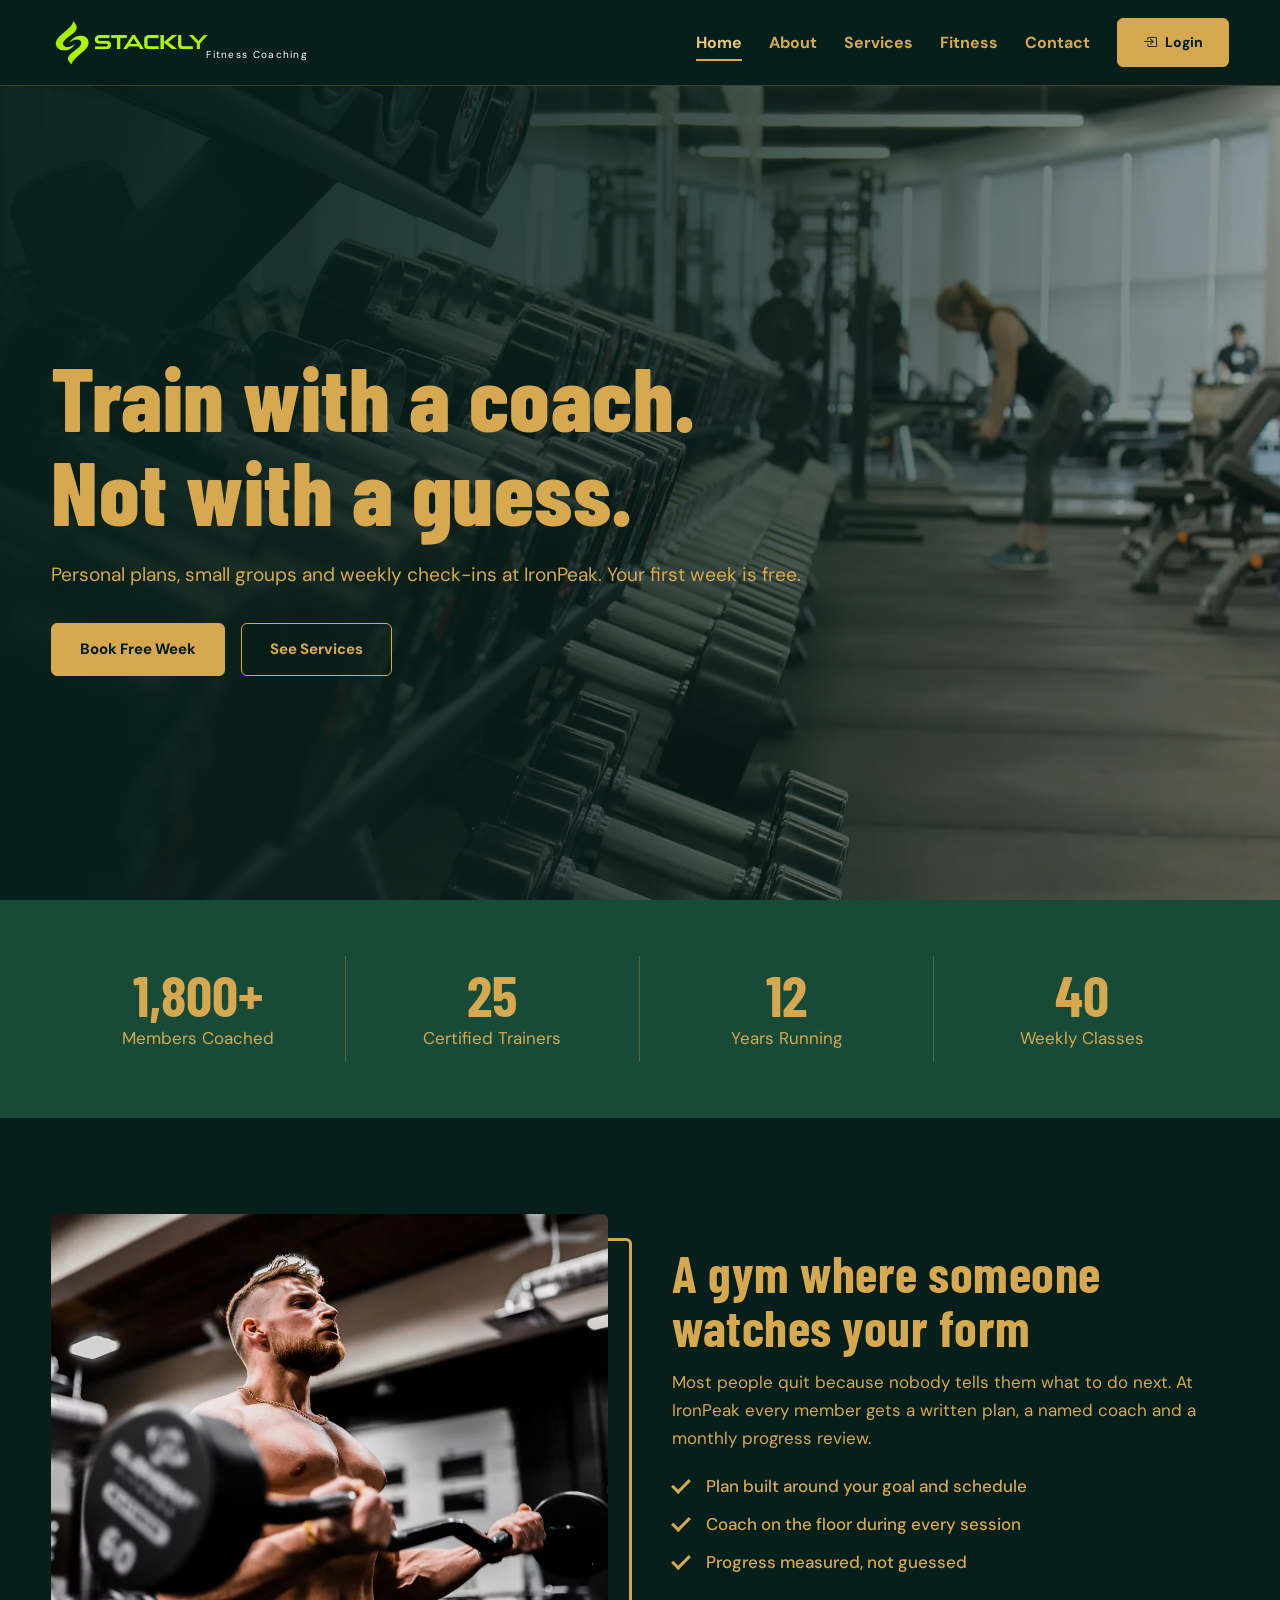
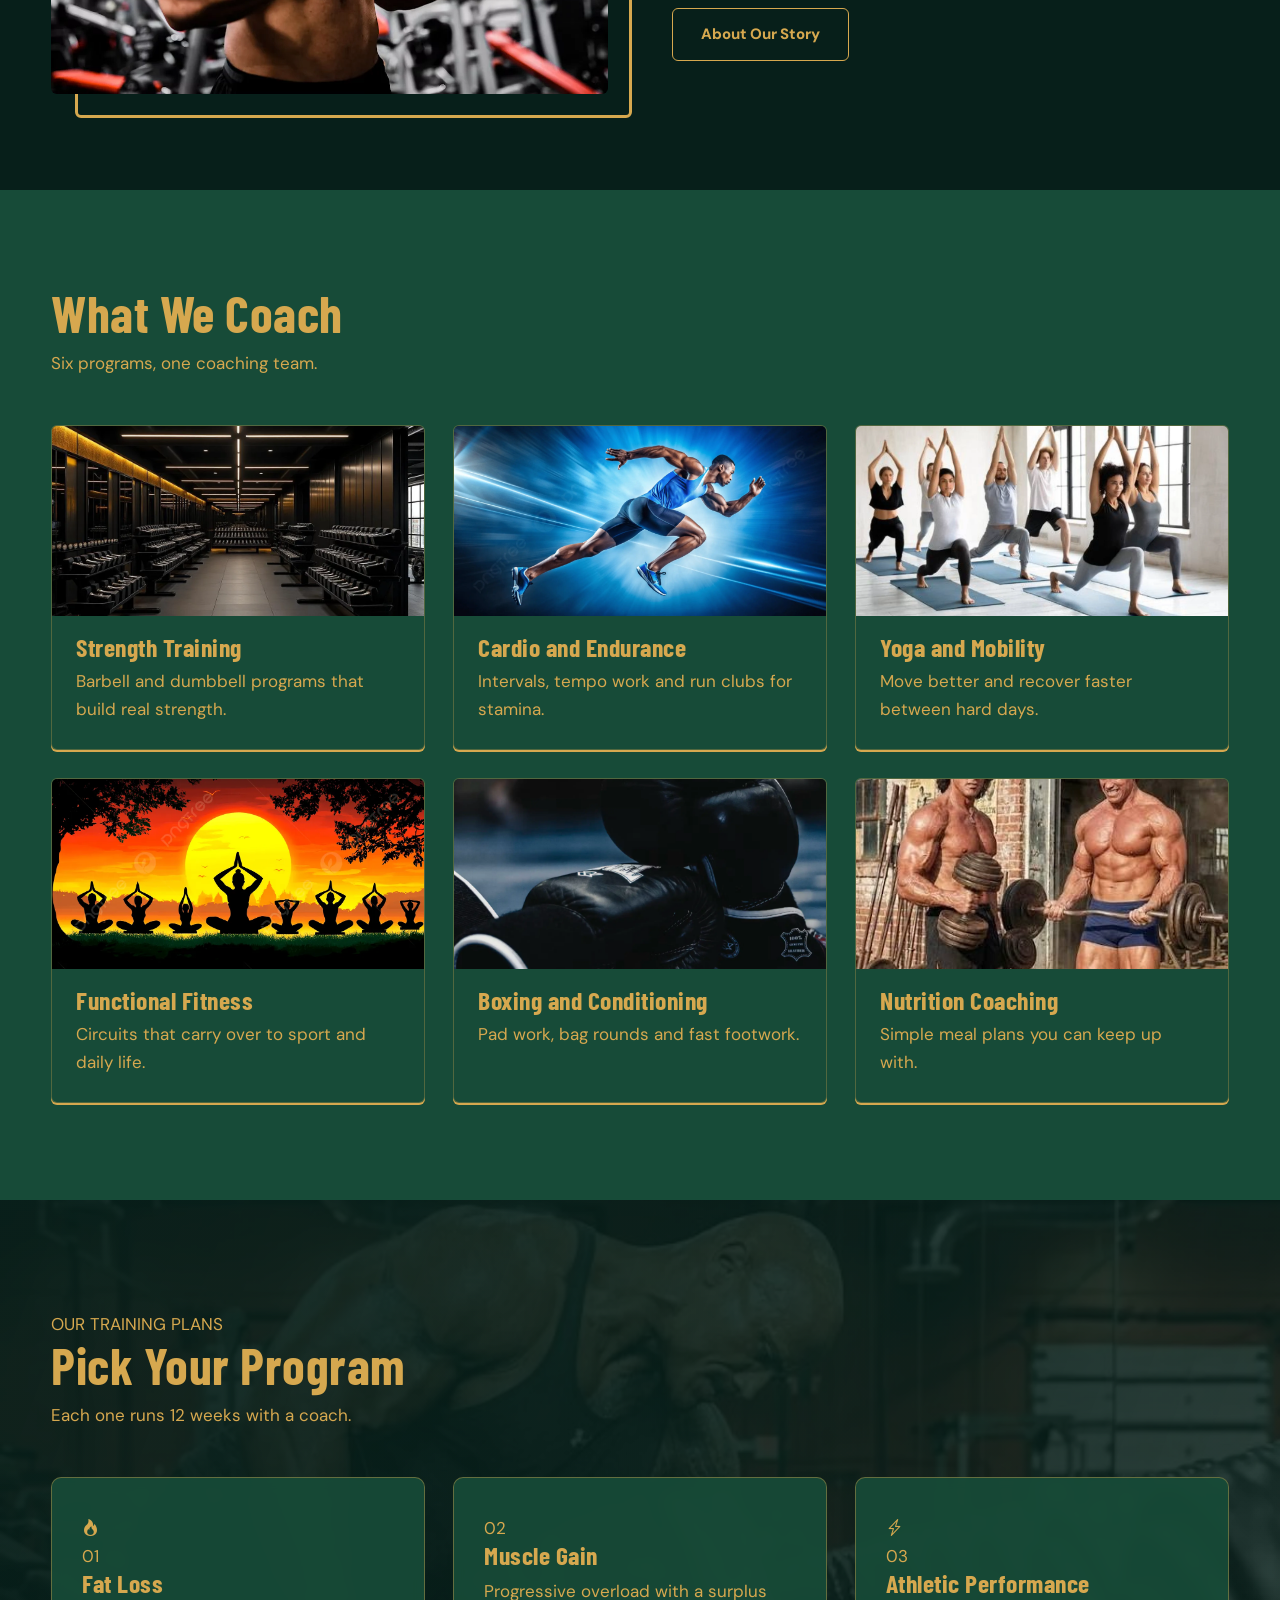
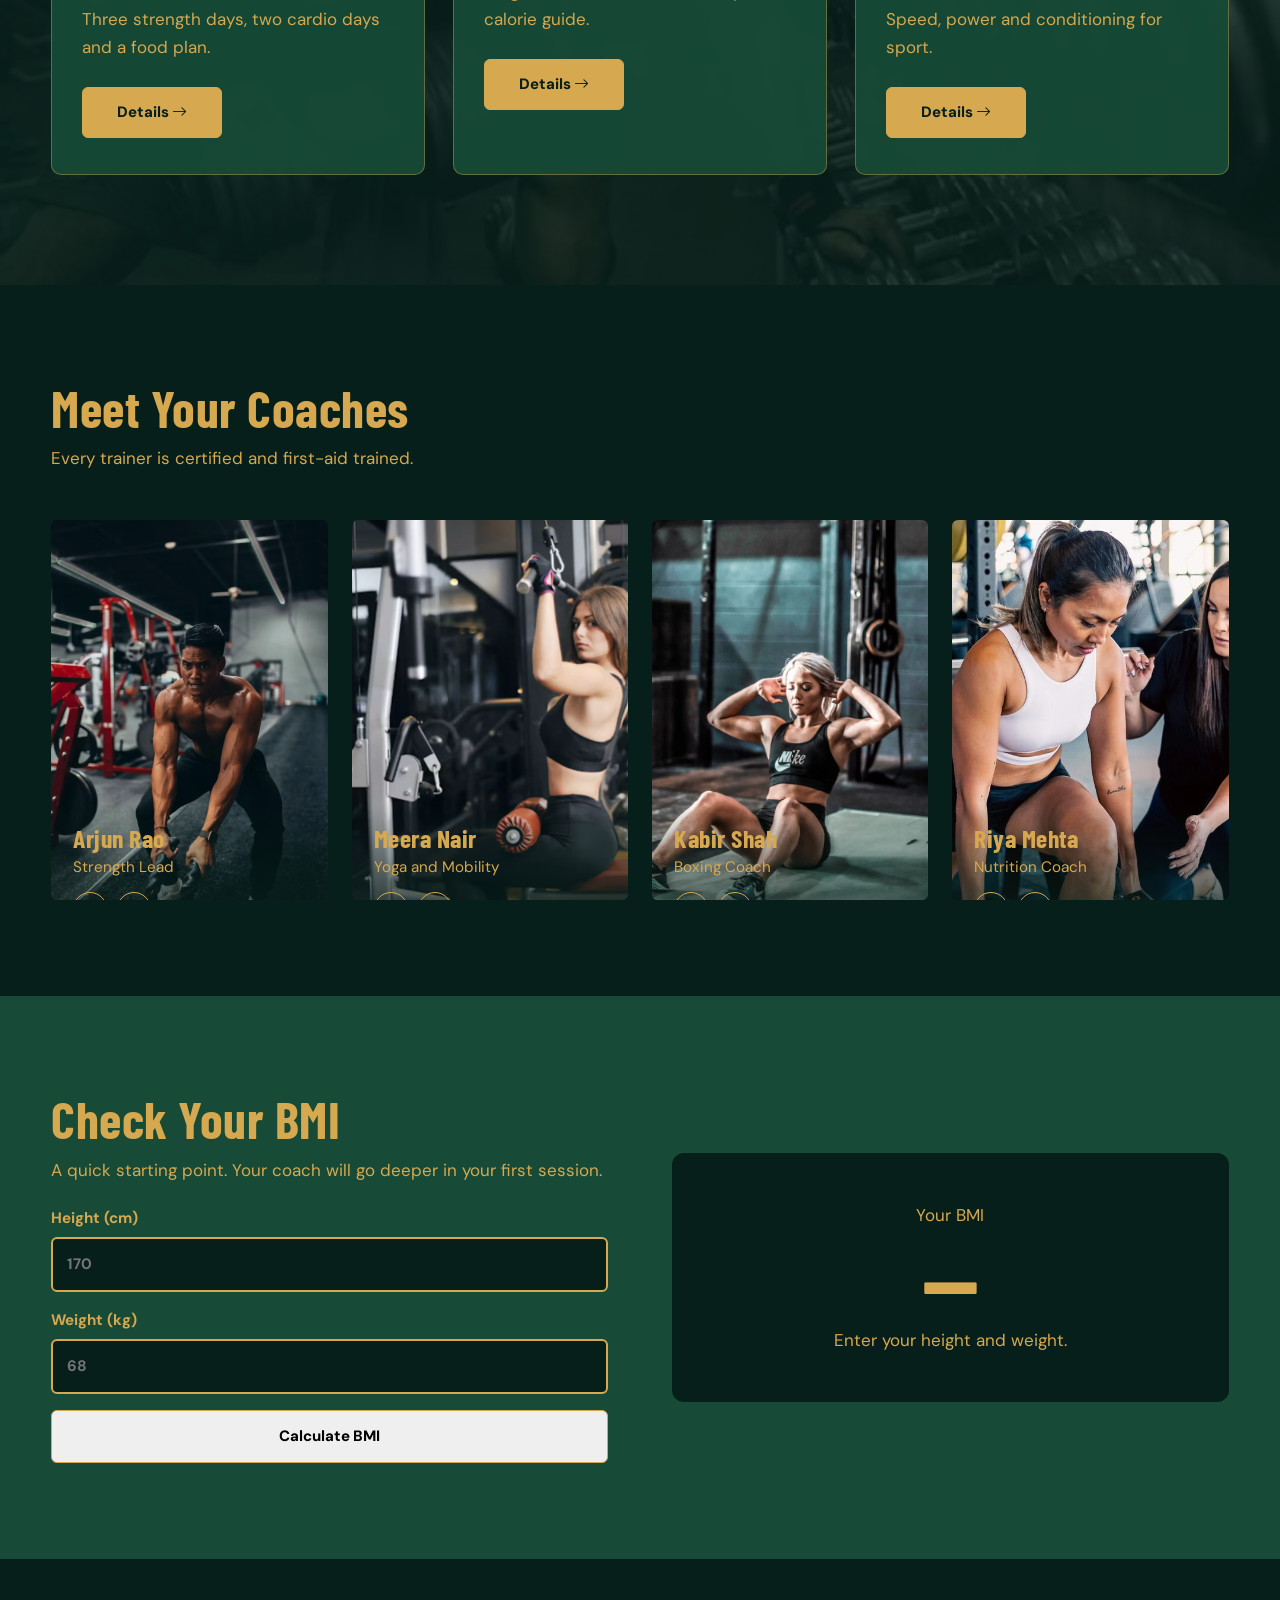
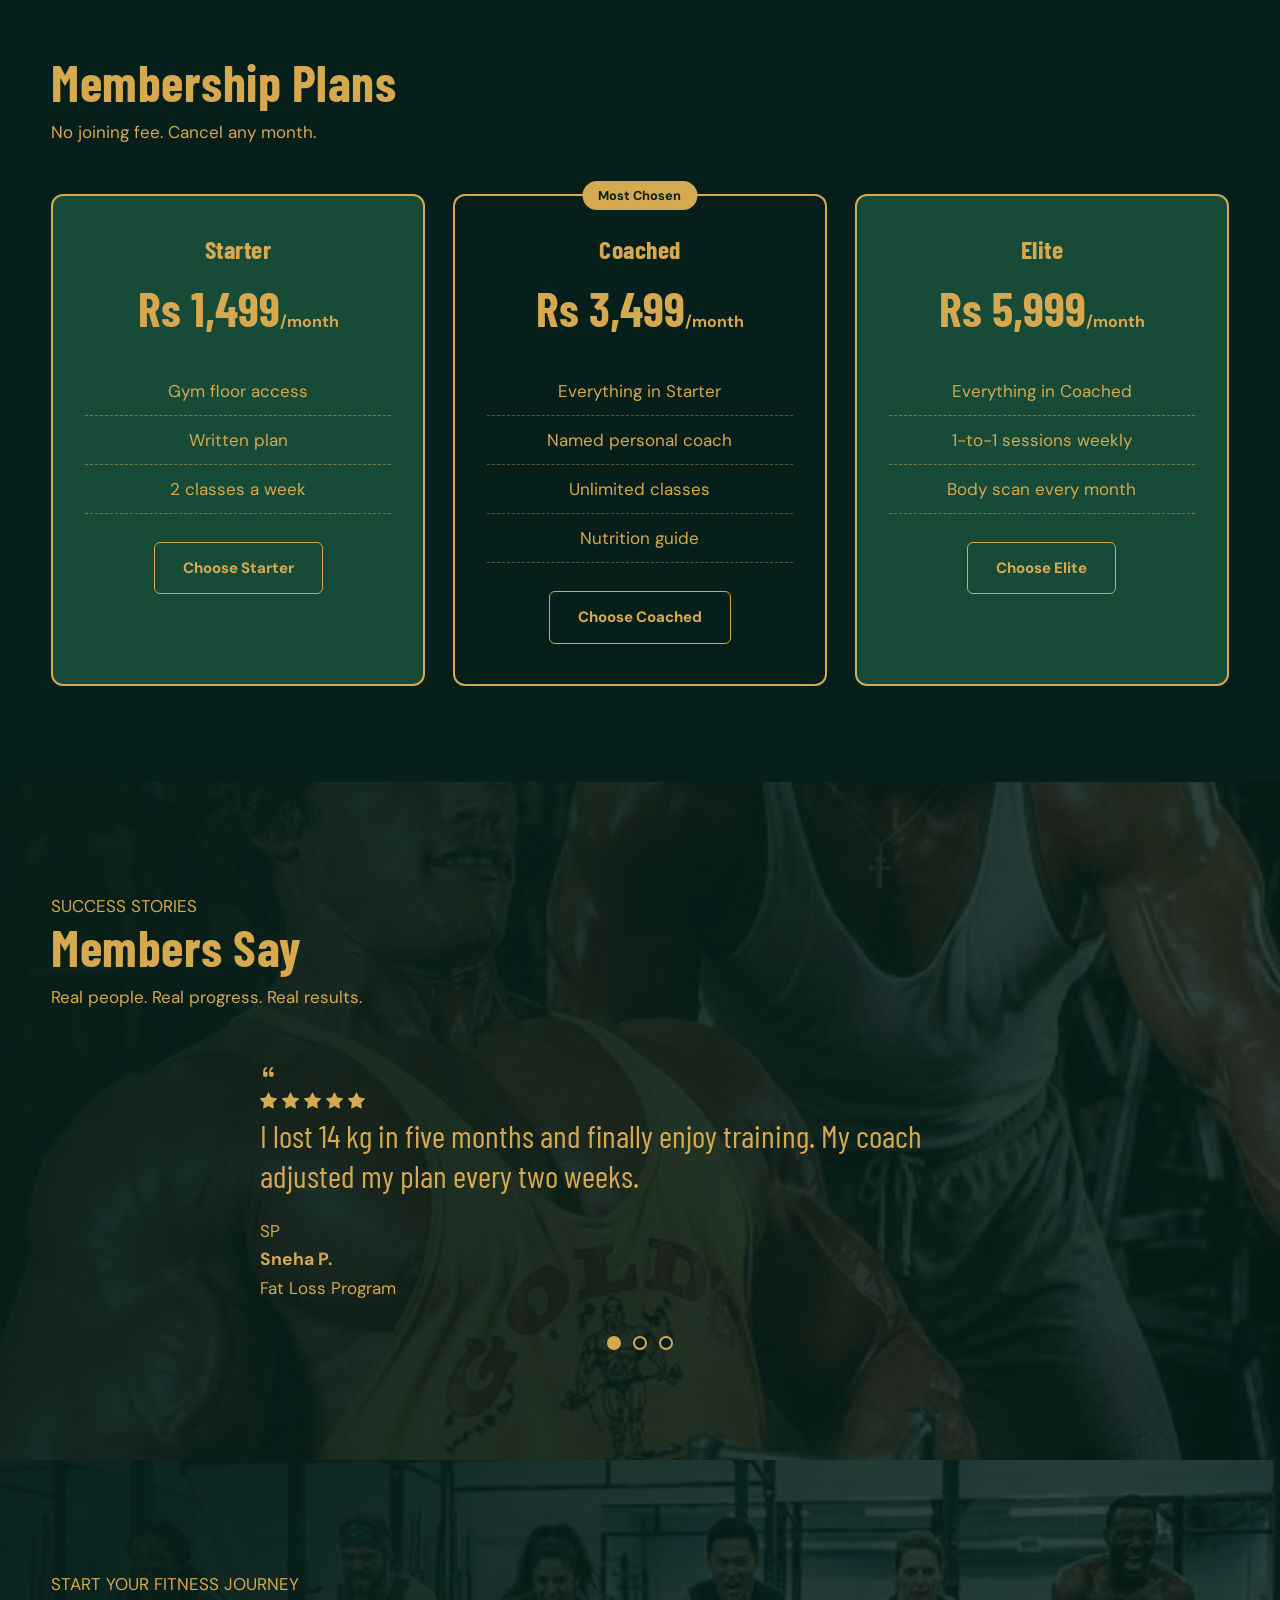
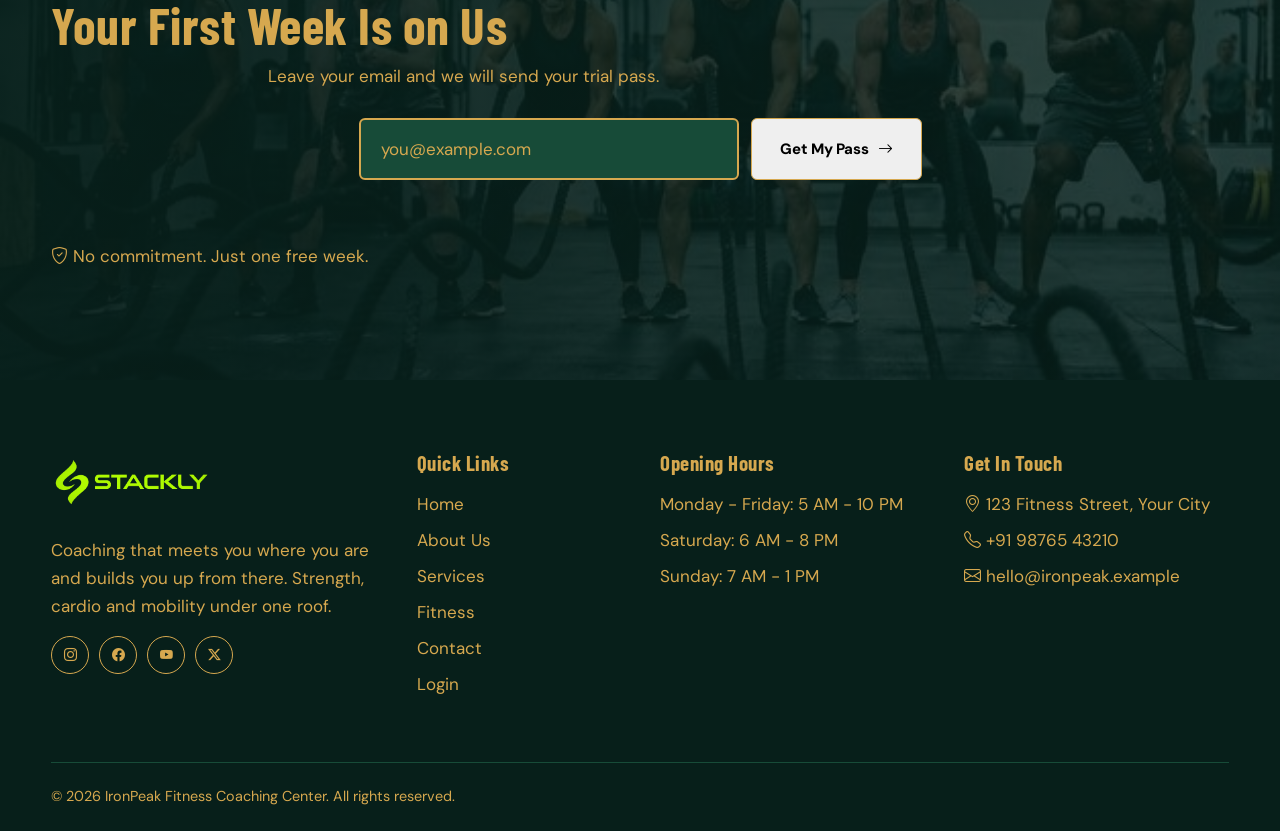
<file: index.html>
<!DOCTYPE html>
<html lang="en">
<head>
<meta charset="UTF-8">
<meta name="viewport" content="width=device-width, initial-scale=1.0">
<title>Home | IronPeak Fitness Coaching Center</title>
<link rel="preconnect" href="https://fonts.googleapis.com"><link rel="preconnect" href="https://fonts.gstatic.com" crossorigin>
<link href="https://fonts.googleapis.com/css2?family=Barlow+Condensed:wght@600;700;800&family=DM+Sans:wght@400;500;700&display=swap" rel="stylesheet">
<link rel="stylesheet" href="https://unpkg.com/aos@2.3.4/dist/aos.css">
<link rel="stylesheet" href="https://cdn.jsdelivr.net/npm/bootstrap-icons@1.11.3/font/bootstrap-icons.min.css">
<link rel="stylesheet" href="css/style.css">

</head>
<body class="">

<header class="site-header" id="header">
  <div class="container nav-wrap">

    <!-- Logo -->
    <a href="index.html" class="logo">
    <img src="assets/logo img1.webp" alt="IronPeak Logo">

      <small>Fitness Coaching</small>
 
    </a>

    <!-- Navigation Menu -->
    <nav class="main-nav" id="mainNav">
      <ul>
        <li><a href="index.html" class="active">Home</a></li>
        <li><a href="about.html">About</a></li>
        <li><a href="services.html">Services</a></li>
        <li><a href="fitness.html">Fitness</a></li>
        <li><a href="contact.html">Contact</a></li>
    

    <!-- Login Button -->
    <a href="login.html" class="btn btn-solid nav-cta">
      <i class="bi bi-box-arrow-in-right"></i>
      Login
    </a>
 </ul>
    </nav>
    <!-- Mobile Menu Button -->

<button class="burger" id="burger" aria-label="Open menu" aria-expanded="false">
    <span></span>
    <span></span>
    <span></span>
</button>


  </div>
</header>




<main>


<!-- 1. HERO SECTION -->
<section class="hero">
    <div class="container hero-inner">

        <h1 data-aos="fade-right">
            Train with a coach.<br>
            Not with a guess.
        </h1>

        <p data-aos="fade-right" data-aos-delay="150">
            Personal plans, small groups and weekly check-ins at IronPeak.
            Your first week is free.
        </p>

        <div class="btn-row" data-aos="fade-up" data-aos-delay="300">
            <a href="404.html" class="btn btn-solid">Book Free Week</a>
            <a href="services.html" class="btn btn-outline">See Services</a>
        </div>

    </div>
</section>



<!-- 2. STATS SECTION -->
<section class="stats">
    <div class="container stats-grid">

        <div data-aos="zoom-in">
            <b class="count" data-target="1800">0</b>
            <span>Members Coached</span>
        </div>

        <div data-aos="zoom-in" data-aos-delay="100">
            <b class="count" data-target="25">0</b>
            <span>Certified Trainers</span>
        </div>

        <div data-aos="zoom-in" data-aos-delay="200">
            <b class="count" data-target="12">0</b>
            <span>Years Running</span>
        </div>

        <div data-aos="zoom-in" data-aos-delay="300">
            <b class="count" data-target="40">0</b>
            <span>Weekly Classes</span>
        </div>

    </div>
</section>


<!-- 3. INTRO SECTION -->
<section class="intro section">
    <div class="container split">

        <div class="intro-img" data-aos="fade-right">
            <img src="assets/img2.webp"
                 alt="Coach guiding a member through a lift">
        </div>

        <div data-aos="fade-left">
            <h2>A gym where someone watches your form</h2>

            <p>
                Most people quit because nobody tells them what to do next.
                At IronPeak every member gets a written plan, a named coach
                and a monthly progress review.
            </p>

            <ul class="ticks">
                <li>Plan built around your goal and schedule</li>
                <li>Coach on the floor during every session</li>
                <li>Progress measured, not guessed</li>
            </ul>

            <a href="404.html" class="btn btn-pill">About Our Story</a>
        </div>

    </div>
</section>


<!-- 4. SERVICES SECTION -->
<section class="services-home section alt">
    <div class="container">

        <div class="head" data-aos="fade-up">
            <h2>What We Coach</h2>
            <p>Six programs, one coaching team.</p>
        </div>

        <div class="grid-3">

            <article class="svc" data-aos="flip-left">
                <img src="assets/img3.webp"
                     alt="Barbell training">
                <h3>Strength Training</h3>
                <p>Barbell and dumbbell programs that build real strength.</p>
            </article>

            <article class="svc" data-aos="flip-left" data-aos-delay="100">
                <img src="assets/img29.webp"
                     alt="Runner training">
                <h3>Cardio and Endurance</h3>
                <p>Intervals, tempo work and run clubs for stamina.</p>
            </article>

            <article class="svc" data-aos="flip-left" data-aos-delay="200">
                <img src="assets/img30.webp"
                     alt="Yoga class">
                <h3>Yoga and Mobility</h3>
                <p>Move better and recover faster between hard days.</p>
            </article>

            <article class="svc" data-aos="flip-left">
                <img src="assets/img31.webp"
                     alt="Functional training">
                <h3>Functional Fitness</h3>
                <p>Circuits that carry over to sport and daily life.</p>
            </article>

            <article class="svc" data-aos="flip-left" data-aos-delay="100">
                <img src="assets/img25.webp"
                     alt="Boxing training">
                <h3>Boxing and Conditioning</h3>
                <p>Pad work, bag rounds and fast footwork.</p>
            </article>

            <article class="svc" data-aos="flip-left" data-aos-delay="200">
                <img src="assets/img18.webp"
                     alt="Fitness coaching">
                <h3>Nutrition Coaching</h3>
                <p>Simple meal plans you can keep up with.</p>
            </article>

        </div>
    </div>
</section>


<!-- 5. PROGRAMS SECTION -->

<!-- ===== PROGRAMS SECTION ===== -->
<section class="programs section">

    <div class="container">

        <div class="head light" data-aos="fade-up">
            <span class="section-tag">OUR TRAINING PLANS</span>
            <h2>Pick Your Program</h2>
            <p>Each one runs 12 weeks with a coach.</p>
        </div>

        <div class="grid-3">

            <!-- Fat Loss -->
            <div class="glass" data-aos="fade-up">
                <div class="program-icon">
                    <i class="bi bi-fire"></i>
                </div>
                <span class="program-number">01</span>
                <h3>Fat Loss</h3>
                <p>
                    Three strength days, two cardio days and a food plan.
                </p>
                <a href="404.html" class="btn btn-skew">
                    Details <i class="bi bi-arrow-right"></i>
                </a>
            </div>

            <!-- Muscle Gain -->
            <div class="glass" data-aos="fade-up" data-aos-delay="150">
                <div class="program-icon">
                    <i class="bi bi-barbell"></i>
                </div>
                <span class="program-number">02</span>
                <h3>Muscle Gain</h3>
                <p>
                    Progressive overload with a surplus calorie guide.
                </p>
                <a href="404.html" class="btn btn-skew">
                    Details <i class="bi bi-arrow-right"></i>
                </a>
            </div>

            <!-- Athletic Performance -->
            <div class="glass" data-aos="fade-up" data-aos-delay="300">
                <div class="program-icon">
                    <i class="bi bi-lightning-charge"></i>
                </div>
                <span class="program-number">03</span>
                <h3>Athletic Performance</h3>
                <p>
                    Speed, power and conditioning for sport.
                </p>
                <a href="404.html" class="btn btn-skew">
                    Details <i class="bi bi-arrow-right"></i>
                </a>
            </div>

        </div>
    </div>
</section>



<!-- 6. TRAINERS SECTION -->
<section class="trainers section">
    <div class="container">

        <div class="head" data-aos="fade-up">
            <h2>Meet Your Coaches</h2>
            <p>Every trainer is certified and first-aid trained.</p>
        </div>

        <div class="grid-4">

            <div class="trainer" data-aos="zoom-in-up">
                <img src="assets/img26.webp"
                     alt="Coach Arjun">
                <div class="t-info">
                    <h3>Arjun Rao</h3>
                    <span>Strength Lead</span>
                    <div class="t-soc">
                        <a href="404.html" aria-label="Arjun Instagram">IG</a>
                        <a href="404.html" aria-label="Arjun Facebook">FB</a>
                    </div>
                </div>
            </div>

            <div class="trainer" data-aos="zoom-in-up" data-aos-delay="100">
                <img src="assets/img27.webp"
                     alt="Coach Meera">
                <div class="t-info">
                    <h3>Meera Nair</h3>
                    <span>Yoga and Mobility</span>
                    <div class="t-soc">
                        <a href="404.html" aria-label="Meera Instagram">IG</a>
                        <a href="404.html" aria-label="Meera Facebook">FB</a>
                    </div>
                </div>
            </div>

            <div class="trainer" data-aos="zoom-in-up" data-aos-delay="200">
                <img src="assets/img28.webp"
                     alt="Coach Kabir">
                <div class="t-info">
                    <h3>Kabir Shah</h3>
                    <span>Boxing Coach</span>
                    <div class="t-soc">
                        <a href="404.html" aria-label="Kabir Instagram">IG</a>
                        <a href="404.html" aria-label="Kabir Facebook">FB</a>
                    </div>
                </div>
            </div>

            <div class="trainer" data-aos="zoom-in-up" data-aos-delay="300">
                <img src="assets/img5.webp"
                     alt="Coach Riya">
                <div class="t-info">
                    <h3>Riya Mehta</h3>
                    <span>Nutrition Coach</span>
                    <div class="t-soc">
                        <a href="404.html" aria-label="Riya Instagram">IG</a>
                        <a href="404.html" aria-label="Riya Facebook">FB</a>
                    </div>
                </div>
            </div>

        </div>
    </div>
</section>


<!-- 7. BMI CALCULATOR -->
<section class="bmi section">
    <div class="container split">

        <div data-aos="fade-right">
            <h2>Check Your BMI</h2>
            <p>
                A quick starting point. Your coach will go deeper
                in your first session.
            </p>

            <form id="bmiForm" class="bmi-form" novalidate>

                <label for="bmiH">
                    Height (cm)
                    <input type="number" id="bmiH"
                           min="100" max="230"
                           placeholder="170" required>
                </label>

                <label for="bmiW">
                    Weight (kg)
                    <input type="number" id="bmiW"
                           min="25" max="250"
                           placeholder="68" required>
                </label>

                <button type="submit" class="btn btn-dark">
                    Calculate BMI
                </button>

            </form>
        </div>

        <div class="bmi-result" data-aos="fade-left">
            <p>Your BMI</p>
            <strong id="bmiVal">--</strong>
            <span id="bmiTxt">Enter your height and weight.</span>
        </div>

    </div>
</section>


<!-- 8. PRICING SECTION -->
<section class="pricing section">
    <div class="container">

        <div class="head" data-aos="fade-up">
            <h2>Membership Plans</h2>
            <p>No joining fee. Cancel any month.</p>
        </div>

        <div class="grid-3 price-grid">

            <div class="plan" data-aos="fade-up">
                <h3>Starter</h3>
                <div class="price">Rs 1,499<small>/month</small></div>

                <ul>
                    <li>Gym floor access</li>
                    <li>Written plan</li>
                    <li>2 classes a week</li>
                </ul>

                <a href="404.html" class="btn btn-outline-dark">
                    Choose Starter
                </a>
            </div>

            <div class="plan featured" data-aos="fade-up" data-aos-delay="150">
                <span class="badge">Most Chosen</span>
                <h3>Coached</h3>
                <div class="price">Rs 3,499<small>/month</small></div>

                <ul>
                    <li>Everything in Starter</li>
                    <li>Named personal coach</li>
                    <li>Unlimited classes</li>
                    <li>Nutrition guide</li>
                </ul>

                <a href="404.html" class="btn btn-3d">
                    Choose Coached
                </a>
            </div>

            <div class="plan" data-aos="fade-up" data-aos-delay="300">
                <h3>Elite</h3>
                <div class="price">Rs 5,999<small>/month</small></div>

                <ul>
                    <li>Everything in Coached</li>
                    <li>1-to-1 sessions weekly</li>
                    <li>Body scan every month</li>
                </ul>

                <a href="404.html" class="btn btn-outline-dark">
                    Choose Elite
                </a>
            </div>

        </div>
    </div>
</section>


<!-- 9. TESTIMONIALS SECTION -->


<section class="testi section">

    <div class="container">

        <div class="head light" data-aos="fade-up">
            <span class="section-tag">SUCCESS STORIES</span>
            <h2>Members Say</h2>
            <p>Real people. Real progress. Real results.</p>
        </div>

        <div class="slider" id="slider" data-aos="fade-up">

            <!-- Slide 1 -->
            <div class="slide active">
                <div class="quote-icon">
                    <i class="bi bi-quote"></i>
                </div>

                <div class="stars">
                    <i class="bi bi-star-fill"></i>
                    <i class="bi bi-star-fill"></i>
                    <i class="bi bi-star-fill"></i>
                    <i class="bi bi-star-fill"></i>
                    <i class="bi bi-star-fill"></i>
                </div>

                <p>
                    I lost 14 kg in five months and finally enjoy training.
                    My coach adjusted my plan every two weeks.
                </p>

                <div class="member-info">
                    <div class="member-avatar">SP</div>
                    <div>
                        <b>Sneha P.</b>
                        <span>Fat Loss Program</span>
                    </div>
                </div>
            </div>

            <!-- Slide 2 -->
            <div class="slide">
                <div class="quote-icon">
                    <i class="bi bi-quote"></i>
                </div>

                <div class="stars">
                    <i class="bi bi-star-fill"></i>
                    <i class="bi bi-star-fill"></i>
                    <i class="bi bi-star-fill"></i>
                    <i class="bi bi-star-fill"></i>
                    <i class="bi bi-star-fill"></i>
                </div>

                <p>
                    Deadlift from 60 to 140 kg in a year.
                    The form checks made the difference.
                </p>

                <div class="member-info">
                    <div class="member-avatar">RK</div>
                    <div>
                        <b>Rahul K.</b>
                        <span>Strength Program</span>
                    </div>
                </div>
            </div>

            <!-- Slide 3 -->
            <div class="slide">
                <div class="quote-icon">
                    <i class="bi bi-quote"></i>
                </div>

                <div class="stars">
                    <i class="bi bi-star-fill"></i>
                    <i class="bi bi-star-fill"></i>
                    <i class="bi bi-star-fill"></i>
                    <i class="bi bi-star-fill"></i>
                    <i class="bi bi-star-fill"></i>
                </div>

                <p>
                    The mobility classes fixed my back pain.
                    I sit at a desk all day and feel better than ever.
                </p>

                <div class="member-info">
                    <div class="member-avatar">AD</div>
                    <div>
                        <b>Anita D.</b>
                        <span>Yoga and Mobility</span>
                    </div>
                </div>
            </div>

            <!-- Slider Dots -->
            <div class="dots" id="dots">
                <button class="on" aria-label="Slide 1"></button>
                <button aria-label="Slide 2"></button>
                <button aria-label="Slide 3"></button>
            </div>

        </div>
    </div>
</section>


<!-- 10. CTA / FREE TRIAL SECTION -->

<!-- ===== FREE TRIAL CTA SECTION ===== -->
<section class="cta section" id="trial">

    <div class="container">

        <div class="cta-box" data-aos="zoom-in">

            <span class="cta-tag">START YOUR FITNESS JOURNEY</span>

            <h2>Your First Week Is on Us</h2>

            <p>
                Leave your email and we will send your trial pass.
            </p>

            <form id="ctaForm" class="cta-form" novalidate>

                <input
                    type="email"
                    id="ctaMail"
                    placeholder="you@example.com"
                    required
                    aria-label="Email">

                <button class="btn btn-glow" type="submit">
                    Get My Pass
                    <i class="bi bi-arrow-right"></i>
                </button>

            </form>

            <p class="form-msg" id="ctaMsg" role="status"></p>

            <div class="cta-note">
                <i class="bi bi-shield-check"></i>
                No commitment. Just one free week.
            </div>

        </div>

    </div>

</section>


</main>

<!-- ================= FOOTER ================= -->

<footer class="site-footer">
    <div class="container footer-grid">

        <div class="footer-about">
            <a href="index.html" class="logo">
                <img src="assets/logo img1.webp" alt="IronPeak Fitness Logo">
            </a>

            <p>
                Coaching that meets you where you are and builds you up
                from there. Strength, cardio and mobility under one roof.
            </p>

            <div class="socials">
                <a href="404.html" aria-label="Instagram"><i class="bi bi-instagram"></i></a>
                <a href="404.html" aria-label="Facebook"><i class="bi bi-facebook"></i></a>
                <a href="404.html" aria-label="YouTube"><i class="bi bi-youtube"></i></a>
                <a href="404.html" aria-label="X"><i class="bi bi-twitter-x"></i></a>
            </div>
        </div>

        <div class="footer-links">
            <h4>Quick Links</h4>
            <ul>
                <li><a href="index.html">Home</a></li>
                <li><a href="about.html">About Us</a></li>
                <li><a href="services.html">Services</a></li>
                <li><a href="fitness.html">Fitness</a></li>
                <li><a href="contact.html">Contact</a></li>
                <li><a href="login.html">Login</a></li>
            </ul>
        </div>

        <div class="footer-hours">
            <h4>Opening Hours</h4>
            <ul>
                <li>Monday - Friday: 5 AM - 10 PM</li>
                <li>Saturday: 6 AM - 8 PM</li>
                <li>Sunday: 7 AM - 1 PM</li>
            </ul>
        </div>

        <div class="footer-contact">
            <h4>Get In Touch</h4>
            <ul>
                <li><i class="bi bi-geo-alt"></i> 123 Fitness Street, Your City</li>
                <li><i class="bi bi-telephone"></i> +91 98765 43210</li>
                <li><i class="bi bi-envelope"></i> hello@ironpeak.example</li>
            </ul>
        </div>

    </div>

    <div class="container footer-bottom">
        <p>
            &copy; <span id="year"></span>
            IronPeak Fitness Coaching Center. All rights reserved.
        </p>
    </div>
</footer>


<!-- BACK TO TOP -->
<button class="to-top" id="toTop" aria-label="Back to top">
    <i class="bi bi-arrow-up"></i>
</button>


<!-- AOS -->
<script src="https://unpkg.com/aos@2.3.4/dist/aos.js"></script>

<!-- JavaScript -->
<script src="js/script.js"></script>

</body>
</html>
</file>
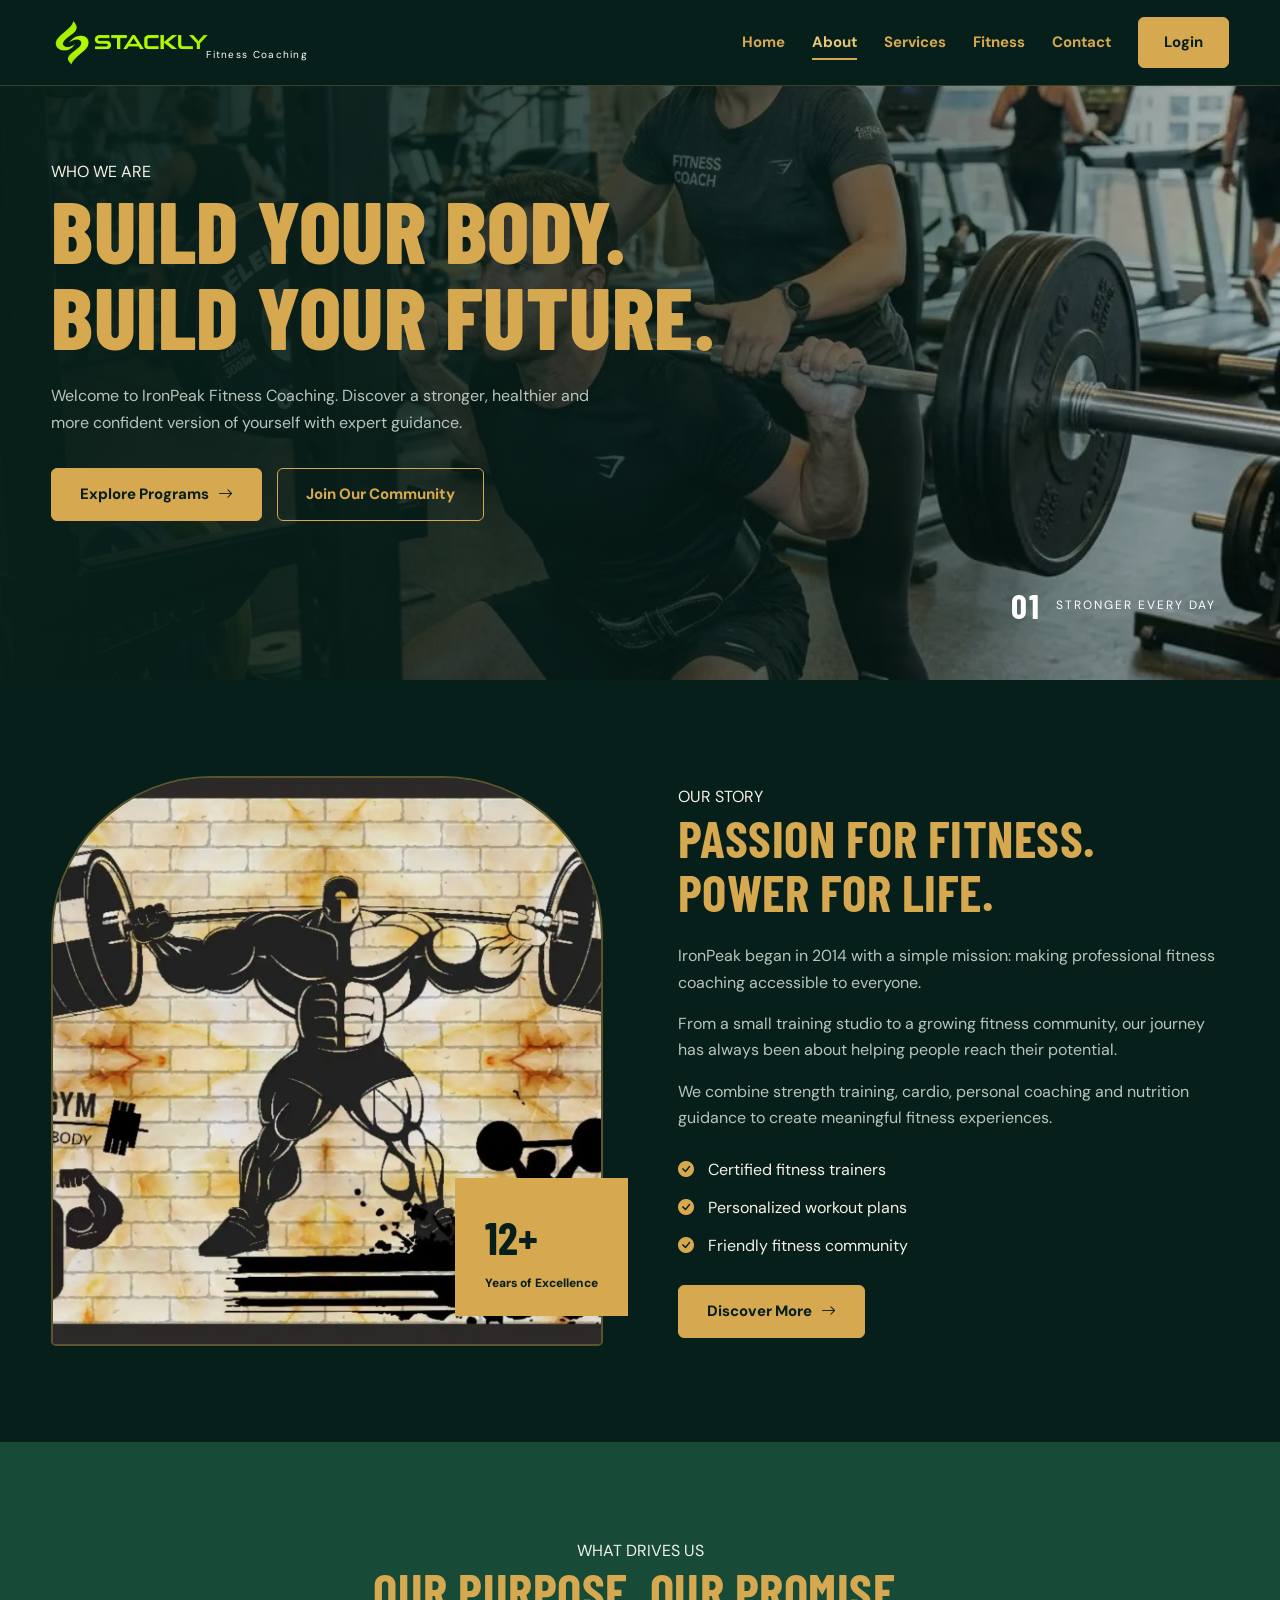
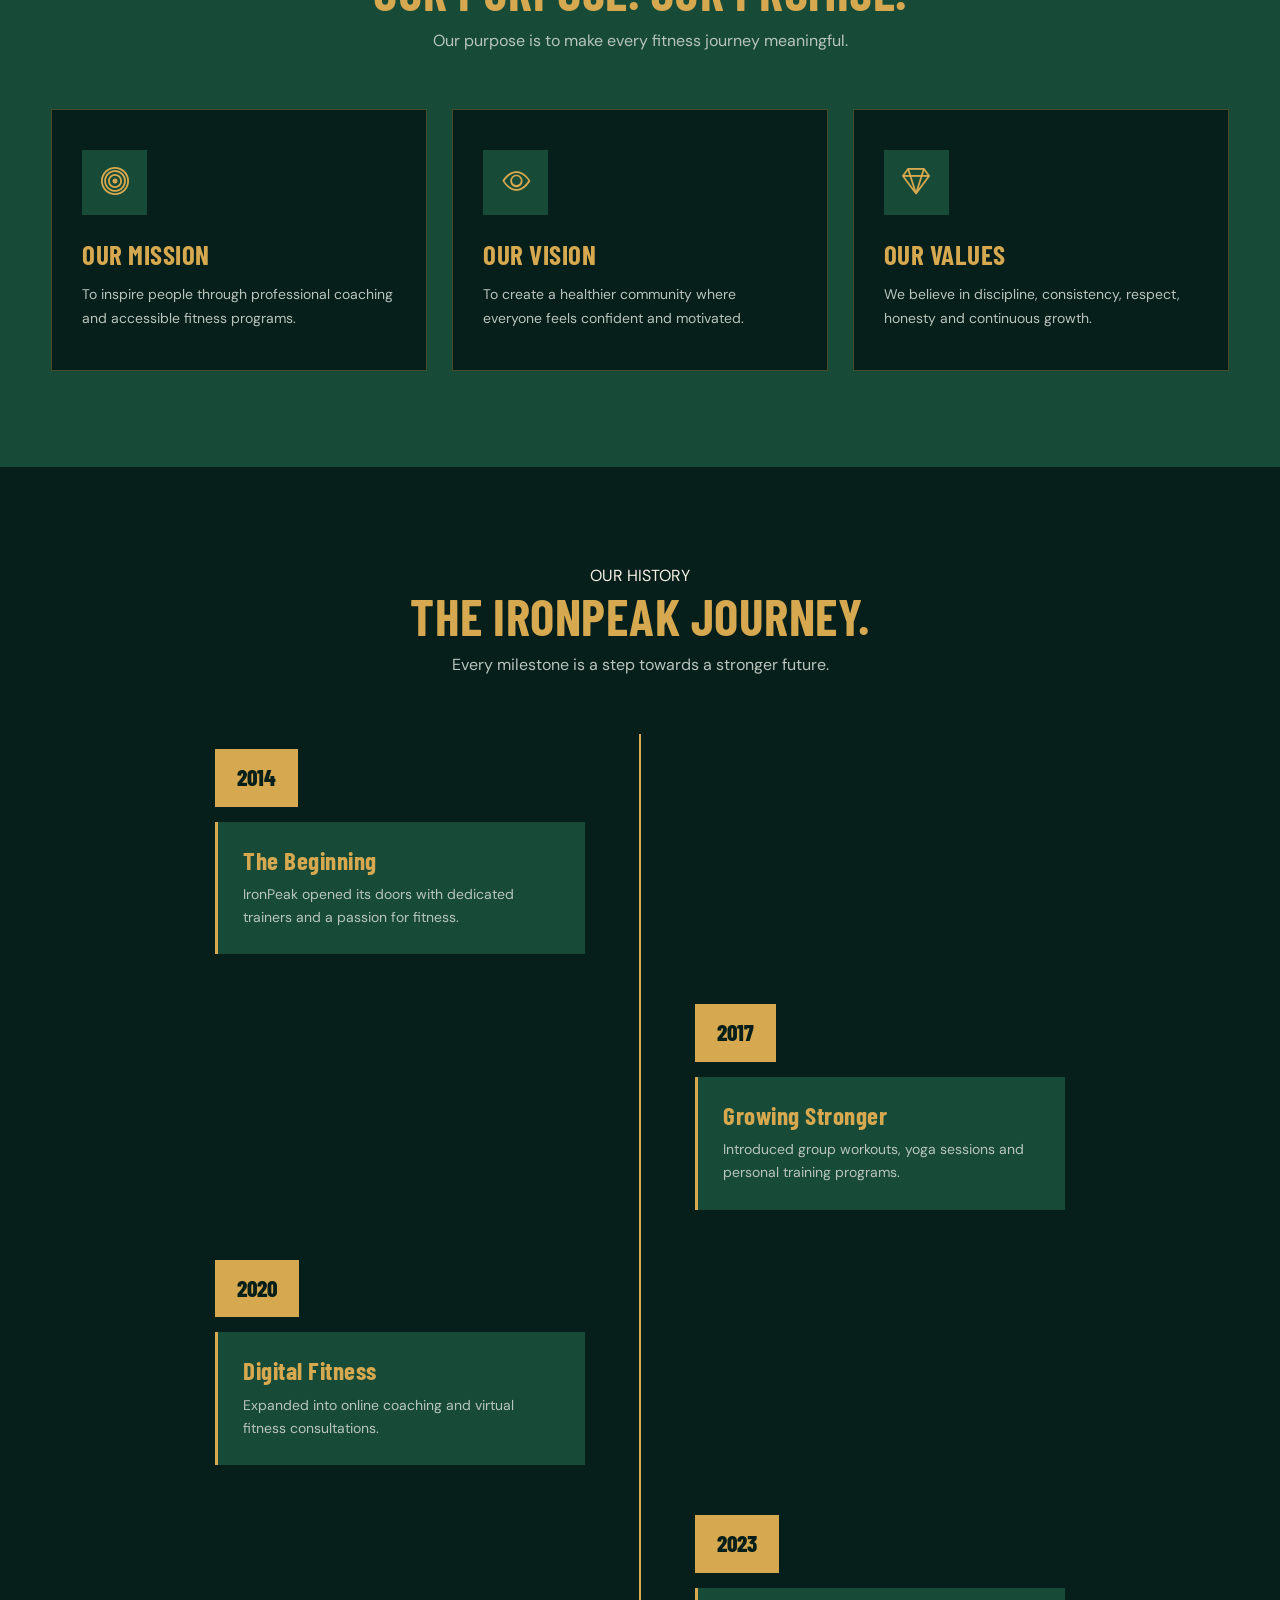
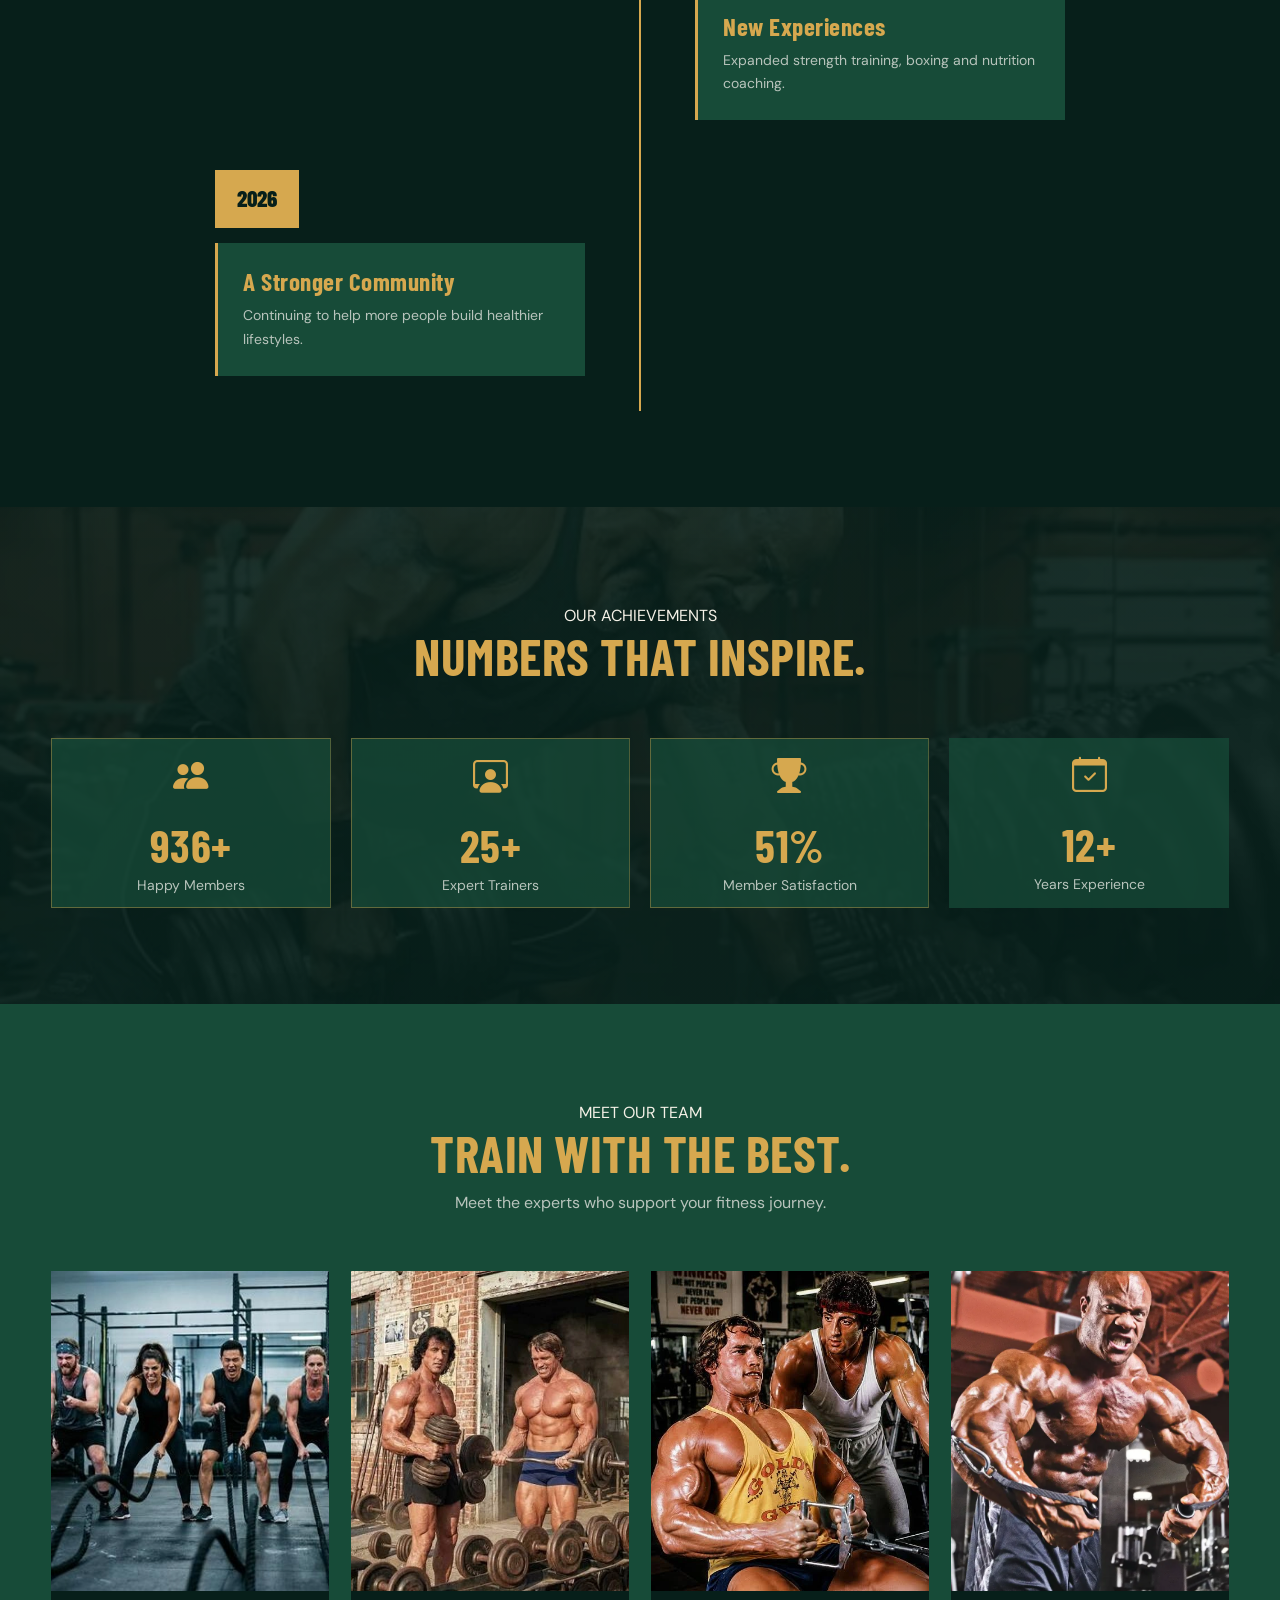
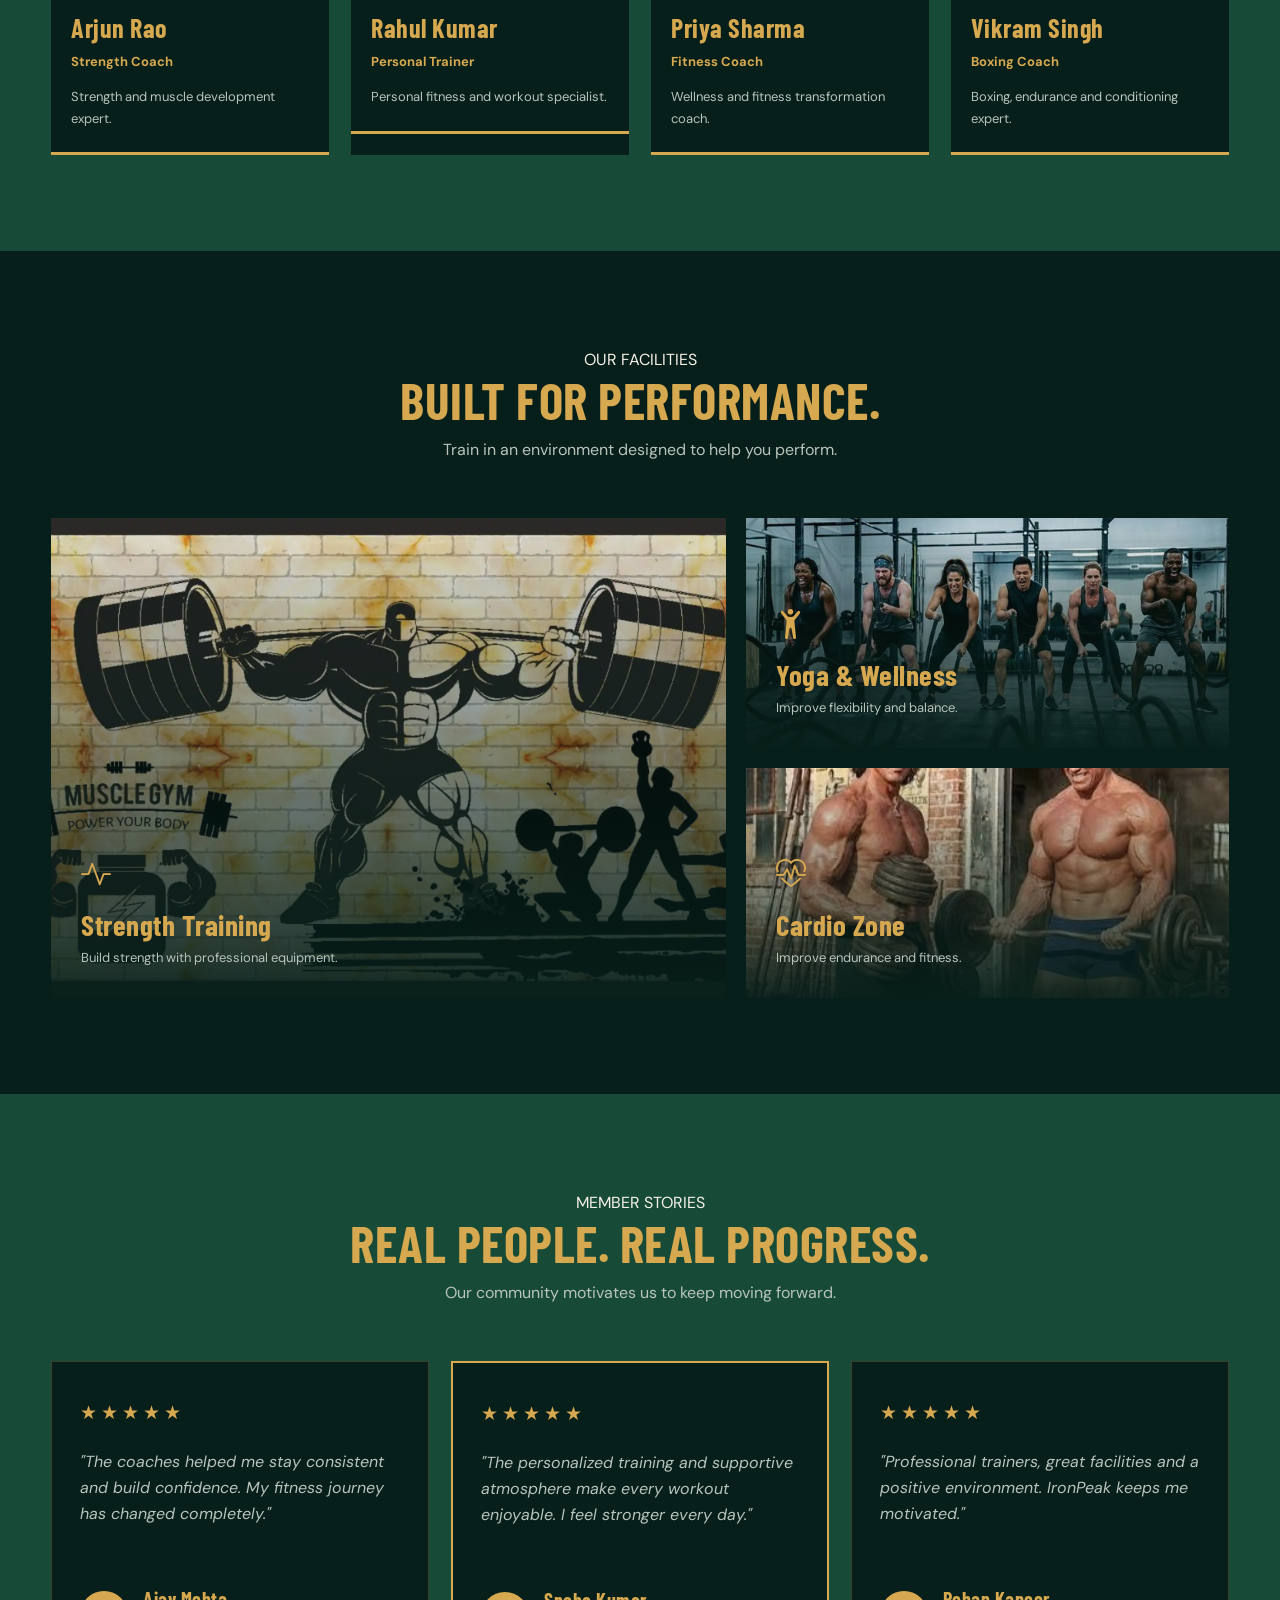
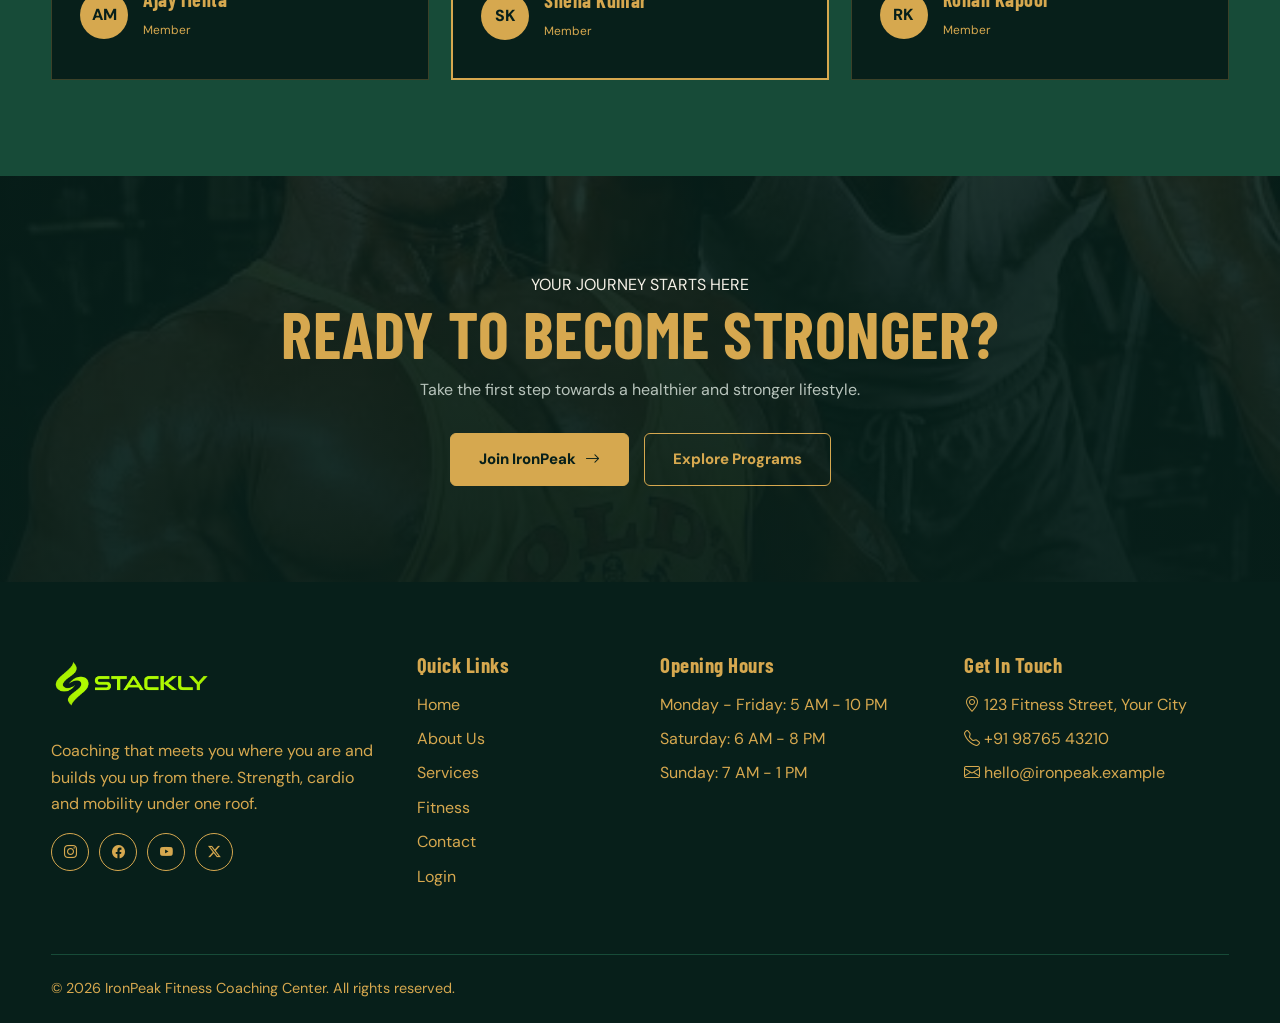
<file: about.html>
<!DOCTYPE html>
<html lang="en">
<head>
<meta charset="UTF-8">
<meta name="viewport" content="width=device-width, initial-scale=1.0">
<title>About | IronPeak Fitness Coaching</title>

<link rel="preconnect" href="https://fonts.googleapis.com">
<link rel="preconnect" href="https://fonts.gstatic.com" crossorigin>
<link href="https://fonts.googleapis.com/css2?family=Barlow+Condensed:wght@500;600;700;800&family=DM+Sans:wght@400;500;600;700;800&display=swap" rel="stylesheet">

<link rel="stylesheet" href="https://cdn.jsdelivr.net/npm/bootstrap-icons@1.11.3/font/bootstrap-icons.min.css">
<link rel="stylesheet" href="https://unpkg.com/aos@2.3.4/dist/aos.css">
<link rel="stylesheet"
href="https://cdn.jsdelivr.net/npm/bootstrap-icons@1.11.3/font/bootstrap-icons.min.css">
<link rel="stylesheet" href="css/style.css">
<link rel="stylesheet" href="css/about.css">
</head>

<body>

<!-- HEADER -->
<header class="site-header" id="header">
  <div class="container nav-wrap">

    <a href="index.html" class="logo">
      <img src="assets/logo img1.webp" alt="IronPeak Logo">
      <small>Fitness Coaching</small>
    </a>

    <nav class="main-nav" id="mainNav">
      <ul>
        <li><a href="index.html">Home</a></li>
        <li><a href="about.html" class="active">About</a></li>
        <li><a href="services.html">Services</a></li>
        <li><a href="fitness.html">Fitness</a></li>
        <li><a href="contact.html">Contact</a></li>
        <li><a href="login.html" class="btn btn-solid nav-cta">Login</a></li>
      </ul>
    </nav>

    <button class="burger" id="burger" aria-label="Toggle navigation"
      aria-expanded="false" aria-controls="mainNav">
      <span></span><span></span><span></span>
    </button>

  </div>
</header>

<main>

<!-- SECTION 1: HERO -->
<section class="about-hero">
  <div class="container">
    <div class="hero-content" data-aos="fade-up">
      <span class="section-tag">WHO WE ARE</span>
      <h1>BUILD YOUR BODY.<br><span>BUILD YOUR FUTURE.</span></h1>
      <p>
        Welcome to IronPeak Fitness Coaching. Discover a stronger,
        healthier and more confident version of yourself with expert guidance.
      </p>
      <div class="hero-buttons">
        <a href="404.html" class="btn btn-solid">Explore Programs <i class="bi bi-arrow-right"></i></a>
        <a href="404.html" class="btn btn-outline">Join Our Community</a>
      </div>
    </div>
    <div class="hero-label" data-aos="fade-left">
      <strong>01</strong>
      <span>STRONGER EVERY DAY</span>
    </div>
  </div>
</section>

<!-- SECTION 2: OUR STORY -->
<section class="section about-story" id="story">
  <div class="container story-grid">

    <div class="story-image" data-aos="fade-right">
      <img src="assets/img16.webp" alt="Fitness training">
      <div class="experience-box">
        <strong>12+</strong>
        <span>Years of Excellence</span>
      </div>
    </div>

    <div class="story-content" data-aos="fade-left">
      <span class="section-tag">OUR STORY</span>
      <h2>PASSION FOR FITNESS.<br><span>POWER FOR LIFE.</span></h2>
      <p>
        IronPeak began in 2014 with a simple mission: making professional
        fitness coaching accessible to everyone.
      </p>
      <p>
        From a small training studio to a growing fitness community,
        our journey has always been about helping people reach their potential.
      </p>
      <p>
        We combine strength training, cardio, personal coaching and
        nutrition guidance to create meaningful fitness experiences.
      </p>

      <div class="story-points">
        <p><i class="bi bi-check-circle-fill"></i> Certified fitness trainers</p>
        <p><i class="bi bi-check-circle-fill"></i> Personalized workout plans</p>
        <p><i class="bi bi-check-circle-fill"></i> Friendly fitness community</p>
      </div>

      <a href="404.html" class="btn btn-solid">Discover More <i class="bi bi-arrow-right"></i></a>
    </div>

  </div>
</section>

<!-- SECTION 3: MISSION / VISION / VALUES -->
<section class="section purpose-section">
  <div class="container">
    <div class="section-heading" data-aos="fade-up">
      <span class="section-tag">WHAT DRIVES US</span>
      <h2>OUR PURPOSE. <span>OUR PROMISE.</span></h2>
      <p>Our purpose is to make every fitness journey meaningful.</p>
    </div>

    <div class="purpose-grid">

      <article class="purpose-card" data-aos="fade-up">
        <div class="purpose-icon"><i class="bi bi-bullseye"></i></div>
        <h3>OUR MISSION</h3>
        <p>To inspire people through professional coaching and accessible fitness programs.</p>
      </article>

      <article class="purpose-card" data-aos="fade-up">
        <div class="purpose-icon"><i class="bi bi-eye"></i></div>
        <h3>OUR VISION</h3>
        <p>To create a healthier community where everyone feels confident and motivated.</p>
      </article>

      <article class="purpose-card" data-aos="fade-up" data-aos-delay="300">
        <div class="purpose-icon"><i class="bi bi-gem"></i></div>
        <h3>OUR VALUES</h3>
        <p>We believe in discipline, consistency, respect, honesty and continuous growth.</p>
      </article>

    </div>
  </div>
</section>

<!-- SECTION 4: JOURNEY -->
<section class="section journey-section">
  <div class="container">
    <div class="section-heading" data-aos="fade-up">
      <span class="section-tag">OUR HISTORY</span>
      <h2>THE IRONPEAK <span>JOURNEY.</span></h2>
      <p>Every milestone is a step towards a stronger future.</p>
    </div>

    <div class="timeline">

      <div class="timeline-item" data-aos="fade-right">
        <span class="timeline-year">2014</span>
        <div class="timeline-content">
          <h3>The Beginning</h3>
          <p>IronPeak opened its doors with dedicated trainers and a passion for fitness.</p>
        </div>
      </div>

      <div class="timeline-item right" data-aos="fade-left">
        <span class="timeline-year">2017</span>
        <div class="timeline-content">
          <h3>Growing Stronger</h3>
          <p>Introduced group workouts, yoga sessions and personal training programs.</p>
        </div>
      </div>

      <div class="timeline-item" data-aos="fade-right">
        <span class="timeline-year">2020</span>
        <div class="timeline-content">
          <h3>Digital Fitness</h3>
          <p>Expanded into online coaching and virtual fitness consultations.</p>
        </div>
      </div>

      <div class="timeline-item right" data-aos="fade-left">
        <span class="timeline-year">2023</span>
        <div class="timeline-content">
          <h3>New Experiences</h3>
          <p>Expanded strength training, boxing and nutrition coaching.</p>
        </div>
      </div>

      <div class="timeline-item" data-aos="fade-right">
        <span class="timeline-year">2026</span>
        <div class="timeline-content">
          <h3>A Stronger Community</h3>
          <p>Continuing to help more people build healthier lifestyles.</p>
        </div>
      </div>

    </div>
  </div>
</section>

<!-- SECTION 5: STATISTICS -->
<section class="section stats-section">
  <div class="container">
    <div class="section-heading" data-aos="fade-up">
      <span class="section-tag">OUR ACHIEVEMENTS</span>
      <h2>NUMBERS THAT <span>INSPIRE.</span></h2>
    </div>

    <div class="stats-grid">
      <div class="stat-card" data-aos="zoom-in">
        <i class="bi bi-people-fill"></i>
        <h3>1,800+</h3>
        <p>Happy Members</p>
      </div>
      <div class="stat-card" data-aos="zoom-in" data-aos-delay="100">
        <i class="bi bi-person-workspace"></i>
        <h3>25+</h3>
        <p>Expert Trainers</p>
      </div>
      <div class="stat-card" data-aos="zoom-in" data-aos-delay="200">
        <i class="bi bi-trophy-fill"></i>
        <h3>96%</h3>
        <p>Member Satisfaction</p>
      </div>
      <div class="stat-card" data-aos="zoom-in" data-aos-delay="300">
        <i class="bi bi-calendar-check"></i>
        <h3>12+</h3>
        <p>Years Experience</p>
      </div>
    </div>
  </div>
</section>

<!-- SECTION 6: TRAINERS -->
<section class="section coaches-section">
  <div class="container">
    <div class="section-heading" data-aos="fade-up">
      <span class="section-tag">MEET OUR TEAM</span>
      <h2>TRAIN WITH <span>THE BEST.</span></h2>
      <p>Meet the experts who support your fitness journey.</p>
    </div>

    <div class="coach-grid">

      <article class="coach-card" data-aos="zoom-in-up">
        <div class="coach-image">
          <img src="assets/img17.webp" alt="Strength coach">
        </div>
        <div class="coach-info">
          <h3>Arjun Rao</h3>
          <span>Strength Coach</span>
          <p>Strength and muscle development expert.</p>
        </div>
      </article>

      <article class="coach-card" data-aos="zoom-in-up" data-aos-delay="100">
        <div class="coach-image">
          <img src="assets/img18.webp" alt="Fitness coach">
        </div>
        <div class="coach-info">
          <h3>Rahul Kumar</h3>
          <span>Personal Trainer</span>
          <p>Personal fitness and workout specialist.</p>
        </div>
      </article>

      <article class="coach-card" data-aos="zoom-in-up" data-aos-delay="200">
        <div class="coach-image">
          <img src="assets/img19.webp" alt="Fitness trainer">
        </div>
        <div class="coach-info">
          <h3>Priya Sharma</h3>
          <span>Fitness Coach</span>
          <p>Wellness and fitness transformation coach.</p>
        </div>
      </article>

      <article class="coach-card" data-aos="zoom-in-up" data-aos-delay="300">
        <div class="coach-image">
          <img src="assets/img20.webp" alt="Boxing coach">
        </div>
        <div class="coach-info">
          <h3>Vikram Singh</h3>
          <span>Boxing Coach</span>
          <p>Boxing, endurance and conditioning expert.</p>
        </div>
      </article>

    </div>
  </div>
</section>

<!-- SECTION 7: FACILITIES -->
<section class="section facilities-section">
  <div class="container">
    <div class="section-heading" data-aos="fade-up">
      <span class="section-tag">OUR FACILITIES</span>
      <h2>BUILT FOR <span>PERFORMANCE.</span></h2>
      <p>Train in an environment designed to help you perform.</p>
    </div>

    <div class="facility-grid">

      <article class="facility-card large" data-aos="fade-up">
        <img src="assets/img16.webp" alt="Strength gym">
        <div class="facility-overlay">
          <i class="bi bi-activity"></i>
          <h3>Strength Training</h3>
          <p>Build strength with professional equipment.</p>
        </div>
      </article>

      <article class="facility-card" data-aos="fade-up" data-aos-delay="100">
        <img src="assets/img17.webp" alt="Yoga training">
        <div class="facility-overlay">
          <i class="bi bi-person-arms-up"></i>
          <h3>Yoga & Wellness</h3>
          <p>Improve flexibility and balance.</p>
        </div>
      </article>

      <article class="facility-card" data-aos="fade-up" data-aos-delay="200">
        <img src="assets/img18.webp" alt="Cardio training">
        <div class="facility-overlay">
          <i class="bi bi-heart-pulse"></i>
          <h3>Cardio Zone</h3>
          <p>Improve endurance and fitness.</p>
        </div>
      </article>

    </div>
  </div>
</section>

<!-- SECTION 8: TESTIMONIALS -->
<section class="section testimonials-section">
  <div class="container">
    <div class="section-heading" data-aos="fade-up">
      <span class="section-tag">MEMBER STORIES</span>
      <h2>REAL PEOPLE. <span>REAL PROGRESS.</span></h2>
      <p>Our community motivates us to keep moving forward.</p>
    </div>

    <div class="testimonial-grid">

      <article class="testimonial-card" data-aos="fade-up">
        <div class="stars">★★★★★</div>
        <p>"The coaches helped me stay consistent and build confidence. My fitness journey has changed completely."</p>
        <div class="member">
          <div class="member-icon">AM</div>
          <div><h3>Ajay Mehta</h3><span>Member</span></div>
        </div>
      </article>

      <article class="testimonial-card highlight" data-aos="fade-up" data-aos-delay="150">
        <div class="stars">★★★★★</div>
        <p>"The personalized training and supportive atmosphere make every workout enjoyable. I feel stronger every day."</p>
        <div class="member">
          <div class="member-icon">SK</div>
          <div><h3>Sneha Kumar</h3><span>Member</span></div>
        </div>
      </article>

      <article class="testimonial-card" data-aos="fade-up" data-aos-delay="300">
        <div class="stars">★★★★★</div>
        <p>"Professional trainers, great facilities and a positive environment. IronPeak keeps me motivated."</p>
        <div class="member">
          <div class="member-icon">RK</div>
          <div><h3>Rohan Kapoor</h3><span>Member</span></div>
        </div>
      </article>

    </div>
  </div>
</section>

<!-- SECTION 9: FINAL CTA -->
<section class="section about-cta">
  <div class="container cta-content" data-aos="zoom-in">
    <span class="section-tag">YOUR JOURNEY STARTS HERE</span>
    <h2>READY TO BECOME <span>STRONGER?</span></h2>
    <p>Take the first step towards a healthier and stronger lifestyle.</p>
    <div class="hero-buttons">
      <a href="404.html" class="btn btn-solid">Join IronPeak <i class="bi bi-arrow-right"></i></a>
      <a href="404.html" class="btn btn-outline">Explore Programs</a>
    </div>
  </div>
</section>

</main>

<!-- ================= FOOTER ================= -->

<footer class="site-footer">
    <div class="container footer-grid">

        <div class="footer-about">
            <a href="index.html" class="logo">
                <img src="assets/logo img1.webp" alt="IronPeak Fitness Logo">
            </a>

            <p>
                Coaching that meets you where you are and builds you up
                from there. Strength, cardio and mobility under one roof.
            </p>

            <div class="socials">
                <a href="404.html" aria-label="Instagram"><i class="bi bi-instagram"></i></a>
                <a href="404.html" aria-label="Facebook"><i class="bi bi-facebook"></i></a>
                <a href="404.html" aria-label="YouTube"><i class="bi bi-youtube"></i></a>
                <a href="404.html" aria-label="X"><i class="bi bi-twitter-x"></i></a>
            </div>
        </div>

        <div class="footer-links">
            <h4>Quick Links</h4>
            <ul>
                <li><a href="index.html">Home</a></li>
                <li><a href="about.html">About Us</a></li>
                <li><a href="services.html">Services</a></li>
                <li><a href="fitness.html">Fitness</a></li>
                <li><a href="contact.html">Contact</a></li>
                <li><a href="login.html">Login</a></li>
            </ul>
        </div>

        <div class="footer-hours">
            <h4>Opening Hours</h4>
            <ul>
                <li>Monday - Friday: 5 AM - 10 PM</li>
                <li>Saturday: 6 AM - 8 PM</li>
                <li>Sunday: 7 AM - 1 PM</li>
            </ul>
        </div>

        <div class="footer-contact">
            <h4>Get In Touch</h4>
            <ul>
                <li><i class="bi bi-geo-alt"></i> 123 Fitness Street, Your City</li>
                <li><i class="bi bi-telephone"></i> +91 98765 43210</li>
                <li><i class="bi bi-envelope"></i> hello@ironpeak.example</li>
            </ul>
        </div>

    </div>

    <div class="container footer-bottom">
        <p>
            &copy; <span id="year"></span>
            IronPeak Fitness Coaching Center. All rights reserved.
        </p>
    </div>
</footer>


<!-- BACK TO TOP -->
<button class="to-top" id="toTop" aria-label="Back to top">
    <i class="bi bi-arrow-up"></i>
</button>


<!-- AOS -->
<script src="https://unpkg.com/aos@2.3.4/dist/aos.js"></script>

<!-- JavaScript -->
<script src="js/about.js"></script>

</body>
</html>
</file>
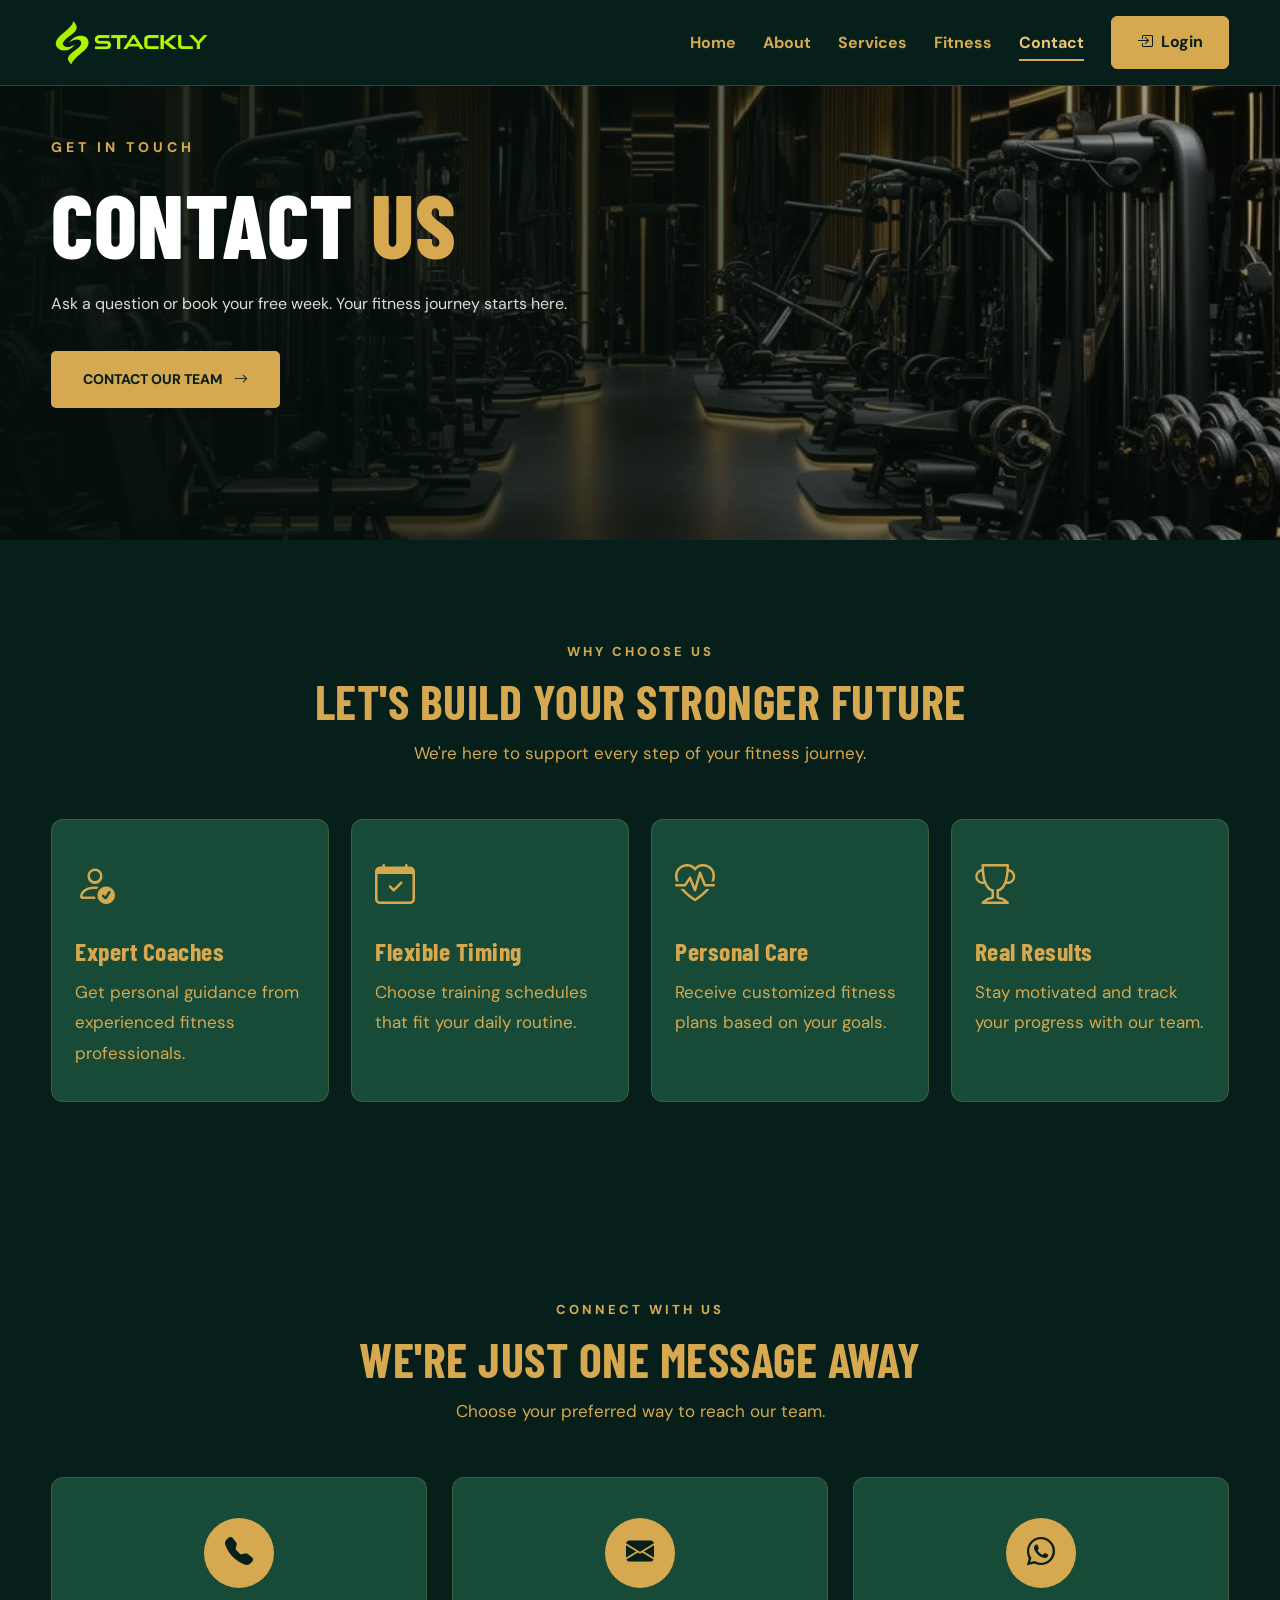
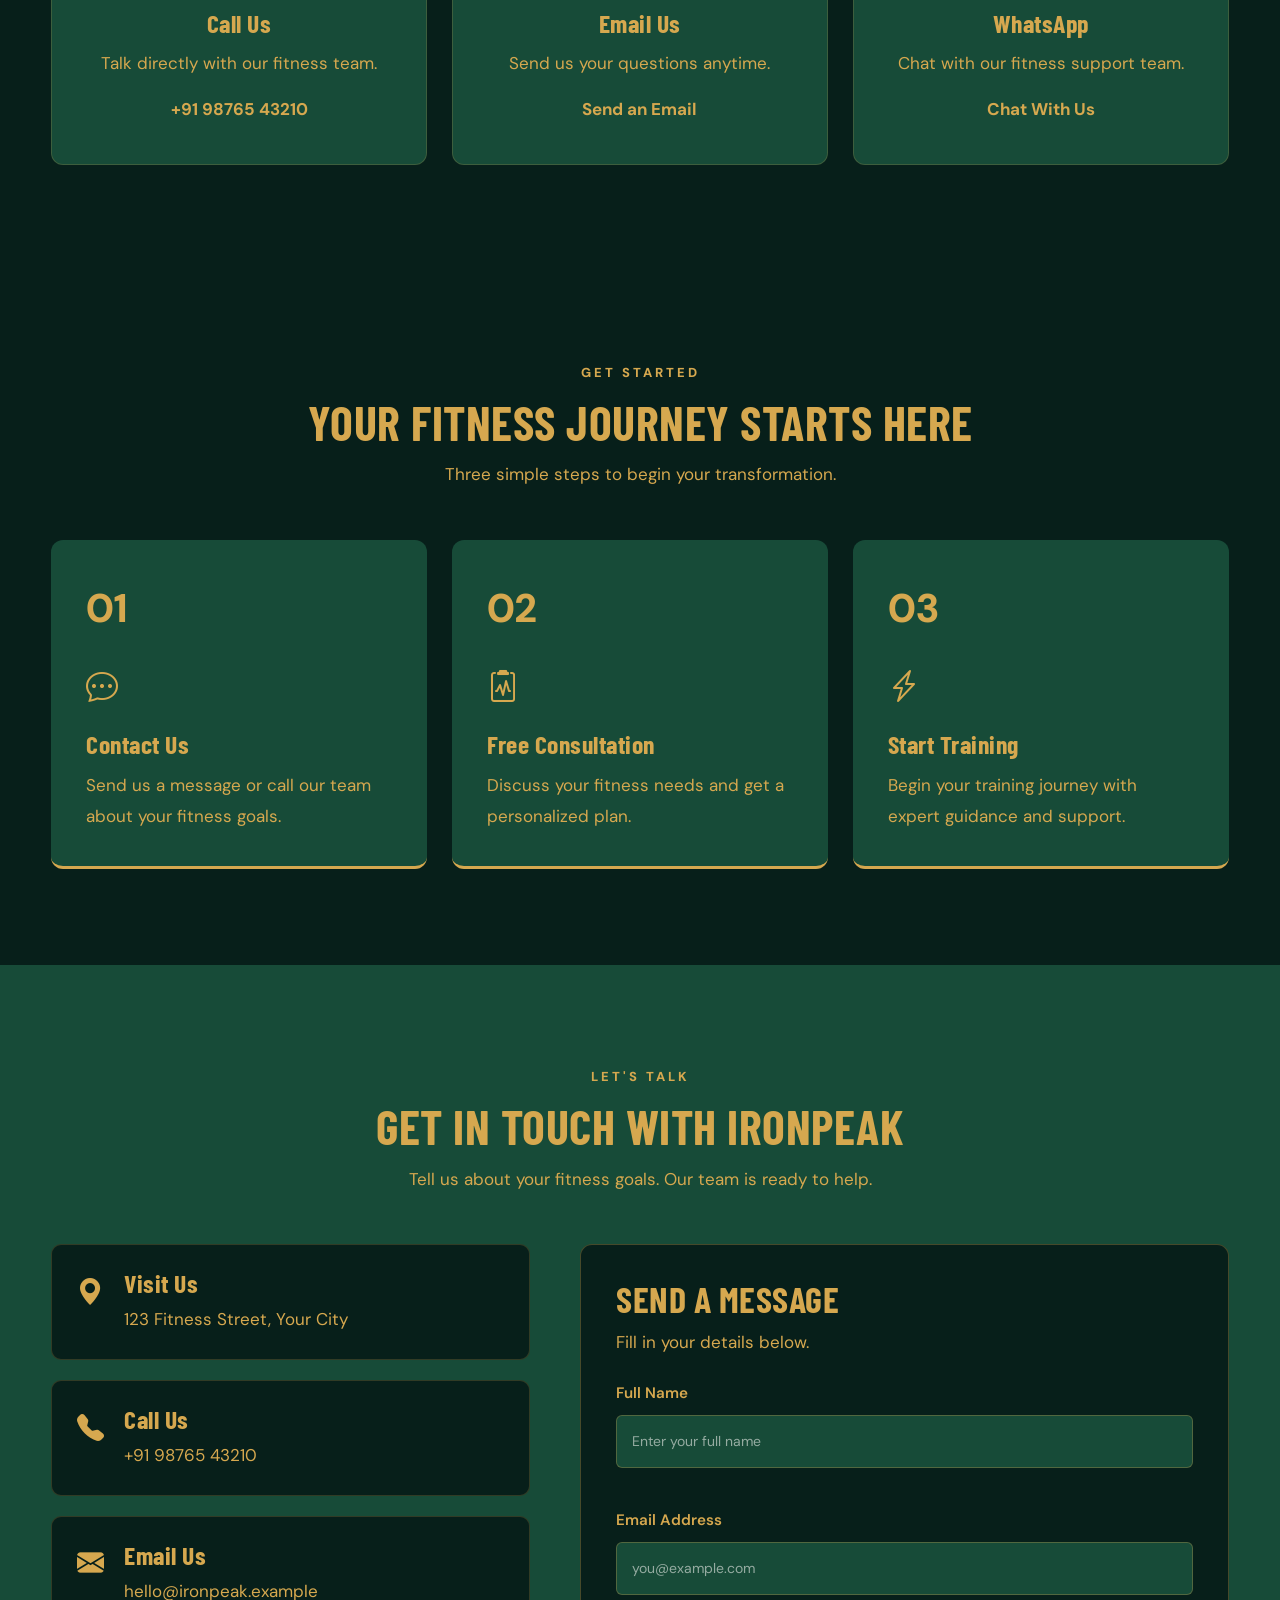
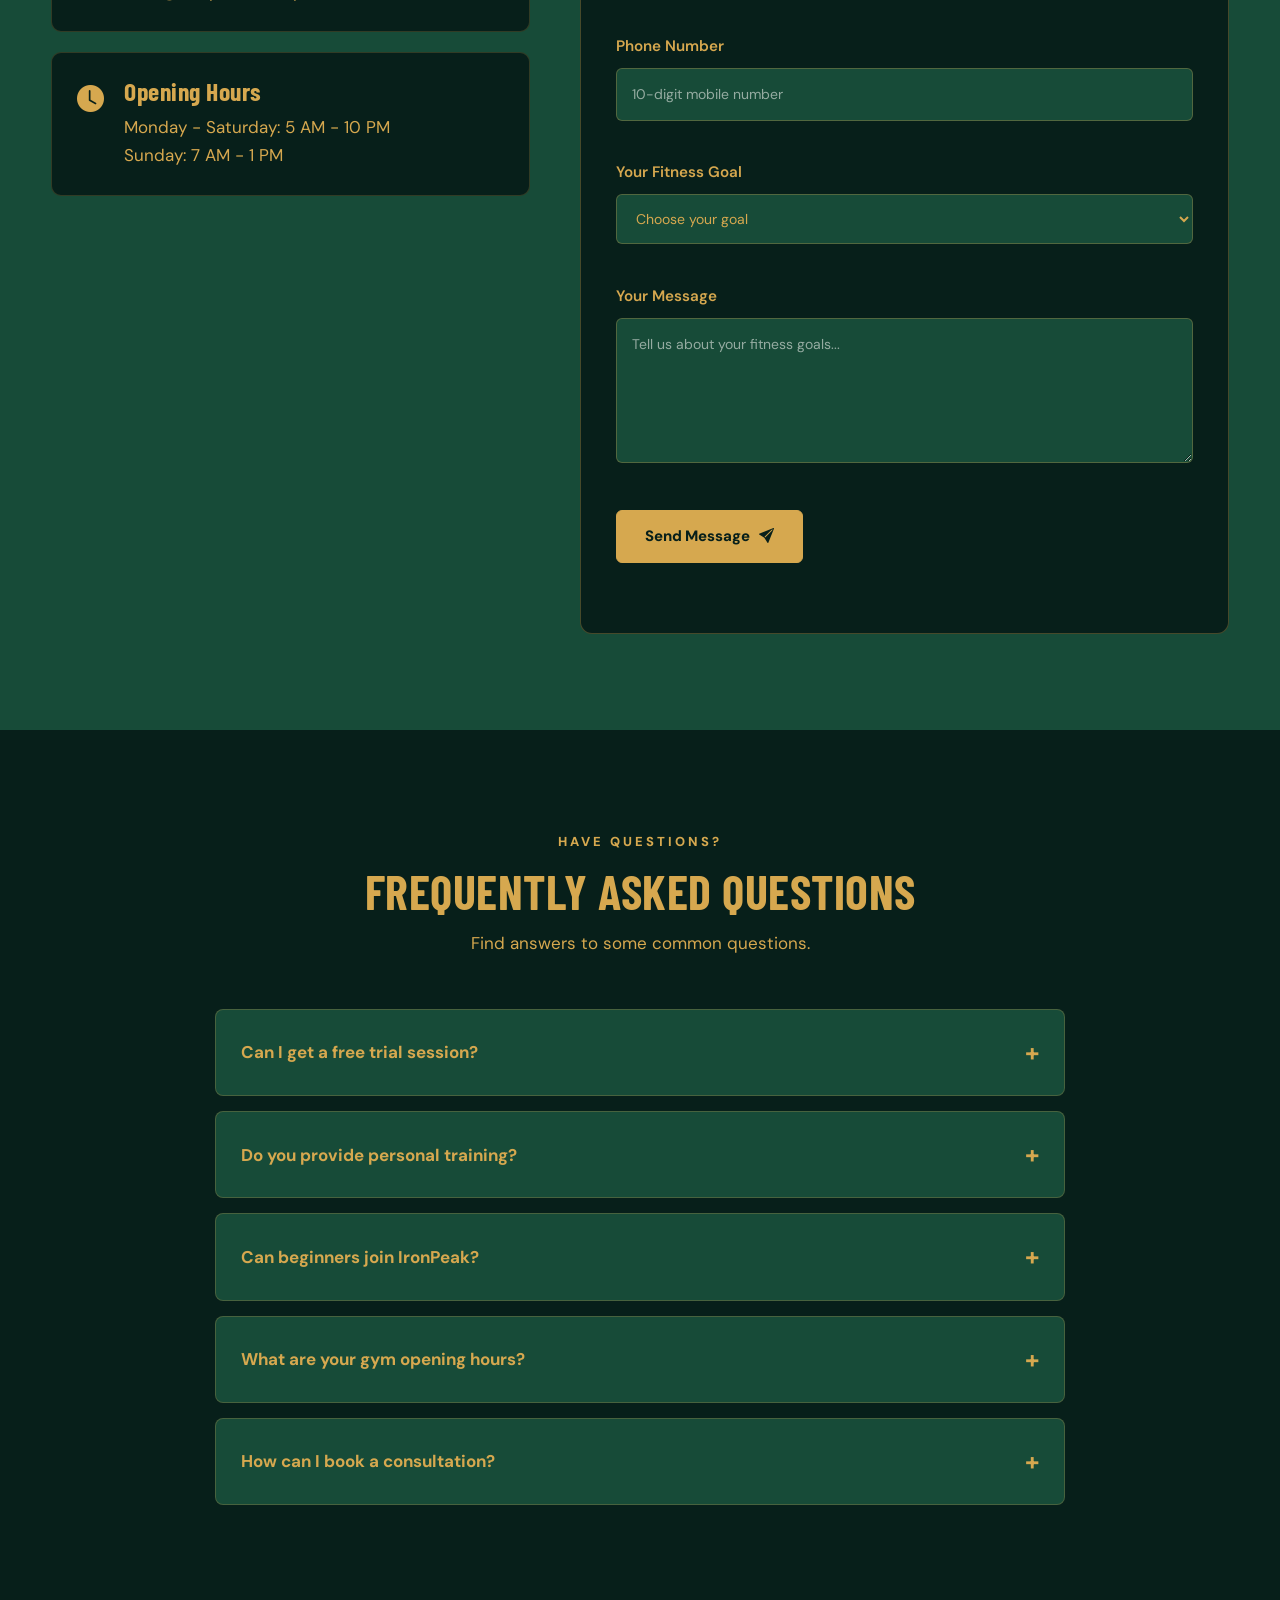
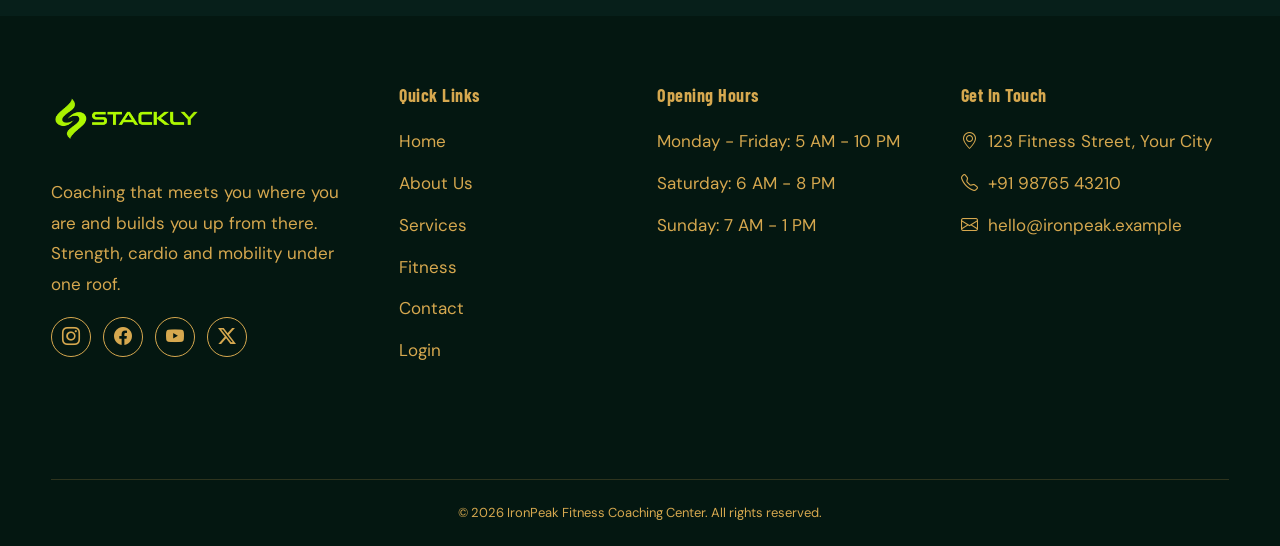
<file: contact.html>
<!DOCTYPE html>
<html lang="en">
<head>
    <meta charset="UTF-8">
    <meta name="viewport" content="width=device-width, initial-scale=1.0">

    <title>Contact | IronPeak Fitness Coaching Center</title>

    <!-- Google Fonts -->
    <link rel="preconnect" href="https://fonts.googleapis.com">
    <link rel="preconnect" href="https://fonts.gstatic.com" crossorigin>
    <link href="https://fonts.googleapis.com/css2?family=Barlow+Condensed:wght@600;700;800&family=DM+Sans:wght@400;500;600;700;800&display=swap" rel="stylesheet">

    <!-- Bootstrap Icons (important for icons to appear) -->
    <link rel="stylesheet" href="https://cdn.jsdelivr.net/npm/bootstrap-icons@1.11.3/font/bootstrap-icons.min.css">

    <!-- AOS Animation -->
    <link rel="stylesheet" href="https://unpkg.com/aos@2.3.4/dist/aos.css">

    <!-- CSS -->
    <link rel="stylesheet" href="css/style.css">
    <link rel="stylesheet" href="css/contact.css">
</head>

<body>

<!-- ================= HEADER ================= -->

<header class="site-header" id="header">
    <div class="container nav-wrap">

        <a href="index.html" class="logo">
            <img src="assets/logo img1.webp" alt="IronPeak Fitness Logo">
        </a>

        <nav class="main-nav" id="mainNav">
            <ul>
                <li><a href="index.html">Home</a></li>
                <li><a href="about.html">About</a></li>
                <li><a href="services.html">Services</a></li>
                <li><a href="fitness.html">Fitness</a></li>
                <li><a href="contact.html" class="active">Contact</a></li>
                <li>
                    <a href="login.html" class="btn btn-solid nav-cta">
                        <i class="bi bi-box-arrow-in-right"></i>
                        Login
                    </a>
                </li>
            </ul>
        </nav>

        <button class="burger" id="burger"
            aria-label="Open menu"
            aria-expanded="false"
            aria-controls="mainNav">
            <span></span>
            <span></span>
            <span></span>
        </button>

    </div>
</header>


<!-- ================= CONTACT HERO ================= -->



<section class="page-hero contact-hero">

    <div class="container contact-hero-content">

        <span class="eyebrow" data-aos="fade-up">
            GET IN TOUCH
        </span>

        <h1 data-aos="fade-up" data-aos-delay="100">
            Contact <span>Us</span>
        </h1>

        <p data-aos="fade-up" data-aos-delay="200">
            Ask a question or book your free week.
            Your fitness journey starts here.
        </p>

        <a href="404.html"
           class="btn btn-solid"
           data-aos="fade-up"
           data-aos-delay="300">

            Contact Our Team
            <i class="bi bi-arrow-right"></i>

        </a>

    </div>

</section>



<!-- ================= BENEFITS ================= -->

<section class="contact-benefits section">
    <div class="container">

        <div class="section-heading center" data-aos="fade-up">
            <span>WHY CHOOSE US</span>
            <h2>Let's Build Your Stronger Future</h2>
            <p>We're here to support every step of your fitness journey.</p>
        </div>

        <div class="benefit-grid">

            <div class="benefit-card" data-aos="fade-up">
                <i class="bi bi-person-check"></i>
                <h3>Expert Coaches</h3>
                <p>Get personal guidance from experienced fitness professionals.</p>
            </div>

            <div class="benefit-card" data-aos="fade-up" data-aos-delay="100">
                <i class="bi bi-calendar-check"></i>
                <h3>Flexible Timing</h3>
                <p>Choose training schedules that fit your daily routine.</p>
            </div>

            <div class="benefit-card" data-aos="fade-up" data-aos-delay="200">
                <i class="bi bi-heart-pulse"></i>
                <h3>Personal Care</h3>
                <p>Receive customized fitness plans based on your goals.</p>
            </div>

            <div class="benefit-card" data-aos="fade-up" data-aos-delay="300">
                <i class="bi bi-trophy"></i>
                <h3>Real Results</h3>
                <p>Stay motivated and track your progress with our team.</p>
            </div>

        </div>
    </div>
</section>


<!-- ================= CONTACT OPTIONS ================= -->

<section class="contact-options section">
    <div class="container">

        <div class="section-heading center" data-aos="fade-up">
            <span>CONNECT WITH US</span>
            <h2>We're Just One Message Away</h2>
            <p>Choose your preferred way to reach our team.</p>
        </div>

        <div class="options-grid">

            <div class="option-card" data-aos="zoom-in">
                <div class="option-icon">
                    <i class="bi bi-telephone-fill"></i>
                </div>
                <h3>Call Us</h3>
                <p>Talk directly with our fitness team.</p>
                <a href="tel:+919876543210">+91 98765 43210</a>
            </div>

            <div class="option-card" data-aos="zoom-in" data-aos-delay="100">
                <div class="option-icon">
                    <i class="bi bi-envelope-fill"></i>
                </div>
                <h3>Email Us</h3>
                <p>Send us your questions anytime.</p>
                <a href="mailto:hello@ironpeak.example">Send an Email</a>
            </div>

            <div class="option-card" data-aos="zoom-in" data-aos-delay="200">
                <div class="option-icon">
                    <i class="bi bi-whatsapp"></i>
                </div>
                <h3>WhatsApp</h3>
                <p>Chat with our fitness support team.</p>
                <a href="404.html" target="_blank" rel="noopener">
                    Chat With Us
                </a>
            </div>

        </div>
    </div>
</section>


<!-- ================= PROCESS ================= -->

<section class="contact-process section">
    <div class="container">

        <div class="section-heading center" data-aos="fade-up">
            <span>GET STARTED</span>
            <h2>Your Fitness Journey Starts Here</h2>
            <p>Three simple steps to begin your transformation.</p>
        </div>

        <div class="process-grid">

            <div class="process-card" data-aos="fade-up">
                <span class="process-number">01</span>
                <i class="bi bi-chat-dots"></i>
                <h3>Contact Us</h3>
                <p>Send us a message or call our team about your fitness goals.</p>
            </div>

            <div class="process-card" data-aos="fade-up" data-aos-delay="150">
                <span class="process-number">02</span>
                <i class="bi bi-clipboard2-pulse"></i>
                <h3>Free Consultation</h3>
                <p>Discuss your fitness needs and get a personalized plan.</p>
            </div>

            <div class="process-card" data-aos="fade-up" data-aos-delay="300">
                <span class="process-number">03</span>
                <i class="bi bi-lightning-charge"></i>
                <h3>Start Training</h3>
                <p>Begin your training journey with expert guidance and support.</p>
            </div>

        </div>
    </div>
</section>


<!-- ================= CONTACT FORM ================= -->

<section class="contact-main section" id="contact">
    <div class="container">

        <div class="section-heading center" data-aos="fade-up">
            <span>LET'S TALK</span>
            <h2>Get In Touch With IronPeak</h2>
            <p>Tell us about your fitness goals. Our team is ready to help.</p>
        </div>

        <div class="contact-grid">

            <div class="info" data-aos="fade-right">

                <div class="info-card">
                    <i class="bi bi-geo-alt-fill"></i>
                    <div>
                        <h3>Visit Us</h3>
                        <p>123 Fitness Street, Your City</p>
                    </div>
                </div>

                <div class="info-card">
                    <i class="bi bi-telephone-fill"></i>
                    <div>
                        <h3>Call Us</h3>
                        <p>+91 98765 43210</p>
                    </div>
                </div>

                <div class="info-card">
                    <i class="bi bi-envelope-fill"></i>
                    <div>
                        <h3>Email Us</h3>
                        <p>hello@ironpeak.example</p>
                    </div>
                </div>

                <div class="info-card">
                    <i class="bi bi-clock-fill"></i>
                    <div>
                        <h3>Opening Hours</h3>
                        <p>Monday - Saturday: 5 AM - 10 PM</p>
                        <p>Sunday: 7 AM - 1 PM</p>
                    </div>
                </div>

            </div>


            <form class="contact-form" id="contactForm" novalidate data-aos="fade-left">

                <h2>Send A Message</h2>
                <p class="form-intro">Fill in your details below.</p>

                <div class="field">
                    <label for="cName">Full Name</label>
                    <input type="text" id="cName" placeholder="Enter your full name" autocomplete="name">
                    <small class="err"></small>
                </div>

                <div class="field">
                    <label for="cEmail">Email Address</label>
                    <input type="email" id="cEmail" placeholder="you@example.com" autocomplete="email">
                    <small class="err"></small>
                </div>

                <div class="field">
                    <label for="cPhone">Phone Number</label>
                    <input type="tel" id="cPhone" placeholder="10-digit mobile number" autocomplete="tel" maxlength="10">
                    <small class="err"></small>
                </div>

                <div class="field">
                    <label for="cGoal">Your Fitness Goal</label>
                    <select id="cGoal">
                        <option value="">Choose your goal</option>
                        <option value="Lose fat">Lose Fat</option>
                        <option value="Build muscle">Build Muscle</option>
                        <option value="Improve stamina">Improve Stamina</option>
                        <option value="Mobility and recovery">Mobility and Recovery</option>
                    </select>
                    <small class="err"></small>
                </div>

                <div class="field">
                    <label for="cMsg">Your Message</label>
                    <textarea id="cMsg" rows="5" placeholder="Tell us about your fitness goals..."></textarea>
                    <small class="err"></small>
                </div>

                <button class="btn btn-solid" type="submit" id="contactSubmit">
                    Send Message <i class="bi bi-send-fill"></i>
                </button>

                <p class="form-msg" id="formMsg" role="status" aria-live="polite"></p>

            </form>

        </div>
    </div>
</section>


<!-- ================= FAQ ================= -->

<section class="contact-faq section">
    <div class="container">

        <div class="section-heading center" data-aos="fade-up">
            <span>HAVE QUESTIONS?</span>
            <h2>Frequently Asked Questions</h2>
            <p>Find answers to some common questions.</p>
        </div>

        <div class="faq-wrapper" data-aos="fade-up">

            <details class="faq-item">
                <summary>Can I get a free trial session?</summary>
                <p>Yes! We offer a free first-week trial for new members.</p>
            </details>

            <details class="faq-item">
                <summary>Do you provide personal training?</summary>
                <p>Yes, our experienced trainers provide personalized workout plans.</p>
            </details>

            <details class="faq-item">
                <summary>Can beginners join IronPeak?</summary>
                <p>Absolutely! Our programs are suitable for beginners and experienced athletes.</p>
            </details>

            <details class="faq-item">
                <summary>What are your gym opening hours?</summary>
                <p>Monday to Friday: 5 AM to 10 PM. Saturday: 6 AM to 8 PM. Sunday: 7 AM to 1 PM.</p>
            </details>

            <details class="faq-item">
                <summary>How can I book a consultation?</summary>
                <p>Fill out our contact form or call our team to arrange a consultation.</p>
            </details>

        </div>
    </div>
</section>


<!-- ================= FOOTER ================= -->

<footer class="site-footer">
    <div class="container footer-grid">

        <div class="footer-about">
            <a href="index.html" class="logo">
                <img src="assets/logo img1.webp" alt="IronPeak Fitness Logo">
            </a>

            <p>
                Coaching that meets you where you are and builds you up
                from there. Strength, cardio and mobility under one roof.
            </p>

            <div class="socials">
                <a href="404.html" aria-label="Instagram"><i class="bi bi-instagram"></i></a>
                <a href="404.html" aria-label="Facebook"><i class="bi bi-facebook"></i></a>
                <a href="404.html" aria-label="YouTube"><i class="bi bi-youtube"></i></a>
                <a href="404.html" aria-label="X"><i class="bi bi-twitter-x"></i></a>
            </div>
        </div>

        <div class="footer-links">
            <h4>Quick Links</h4>
            <ul>
                <li><a href="index.html">Home</a></li>
                <li><a href="about.html">About Us</a></li>
                <li><a href="services.html">Services</a></li>
                <li><a href="fitness.html">Fitness</a></li>
                <li><a href="contact.html"class="active" >Contact</a></li>
                <li><a href="login.html">Login</a></li>
            </ul>
        </div>

        <div class="footer-hours">
            <h4>Opening Hours</h4>
            <ul>
                <li>Monday - Friday: 5 AM - 10 PM</li>
                <li>Saturday: 6 AM - 8 PM</li>
                <li>Sunday: 7 AM - 1 PM</li>
            </ul>
        </div>

        <div class="footer-contact">
            <h4>Get In Touch</h4>
            <ul>
                <li><i class="bi bi-geo-alt"></i> 123 Fitness Street, Your City</li>
                <li><i class="bi bi-telephone"></i> +91 98765 43210</li>
                <li><i class="bi bi-envelope"></i> hello@ironpeak.example</li>
            </ul>
        </div>

    </div>

    <div class="container footer-bottom">
        <p>
            &copy; <span id="year"></span>
            IronPeak Fitness Coaching Center. All rights reserved.
        </p>
    </div>
</footer>


<!-- BACK TO TOP -->
<button class="to-top" id="toTop" aria-label="Back to top">
    <i class="bi bi-arrow-up"></i>
</button>


<!-- AOS -->
<script src="https://unpkg.com/aos@2.3.4/dist/aos.js"></script>

<!-- JavaScript -->
<script src="js/contact.js"></script>

</body>
</html>
</file>
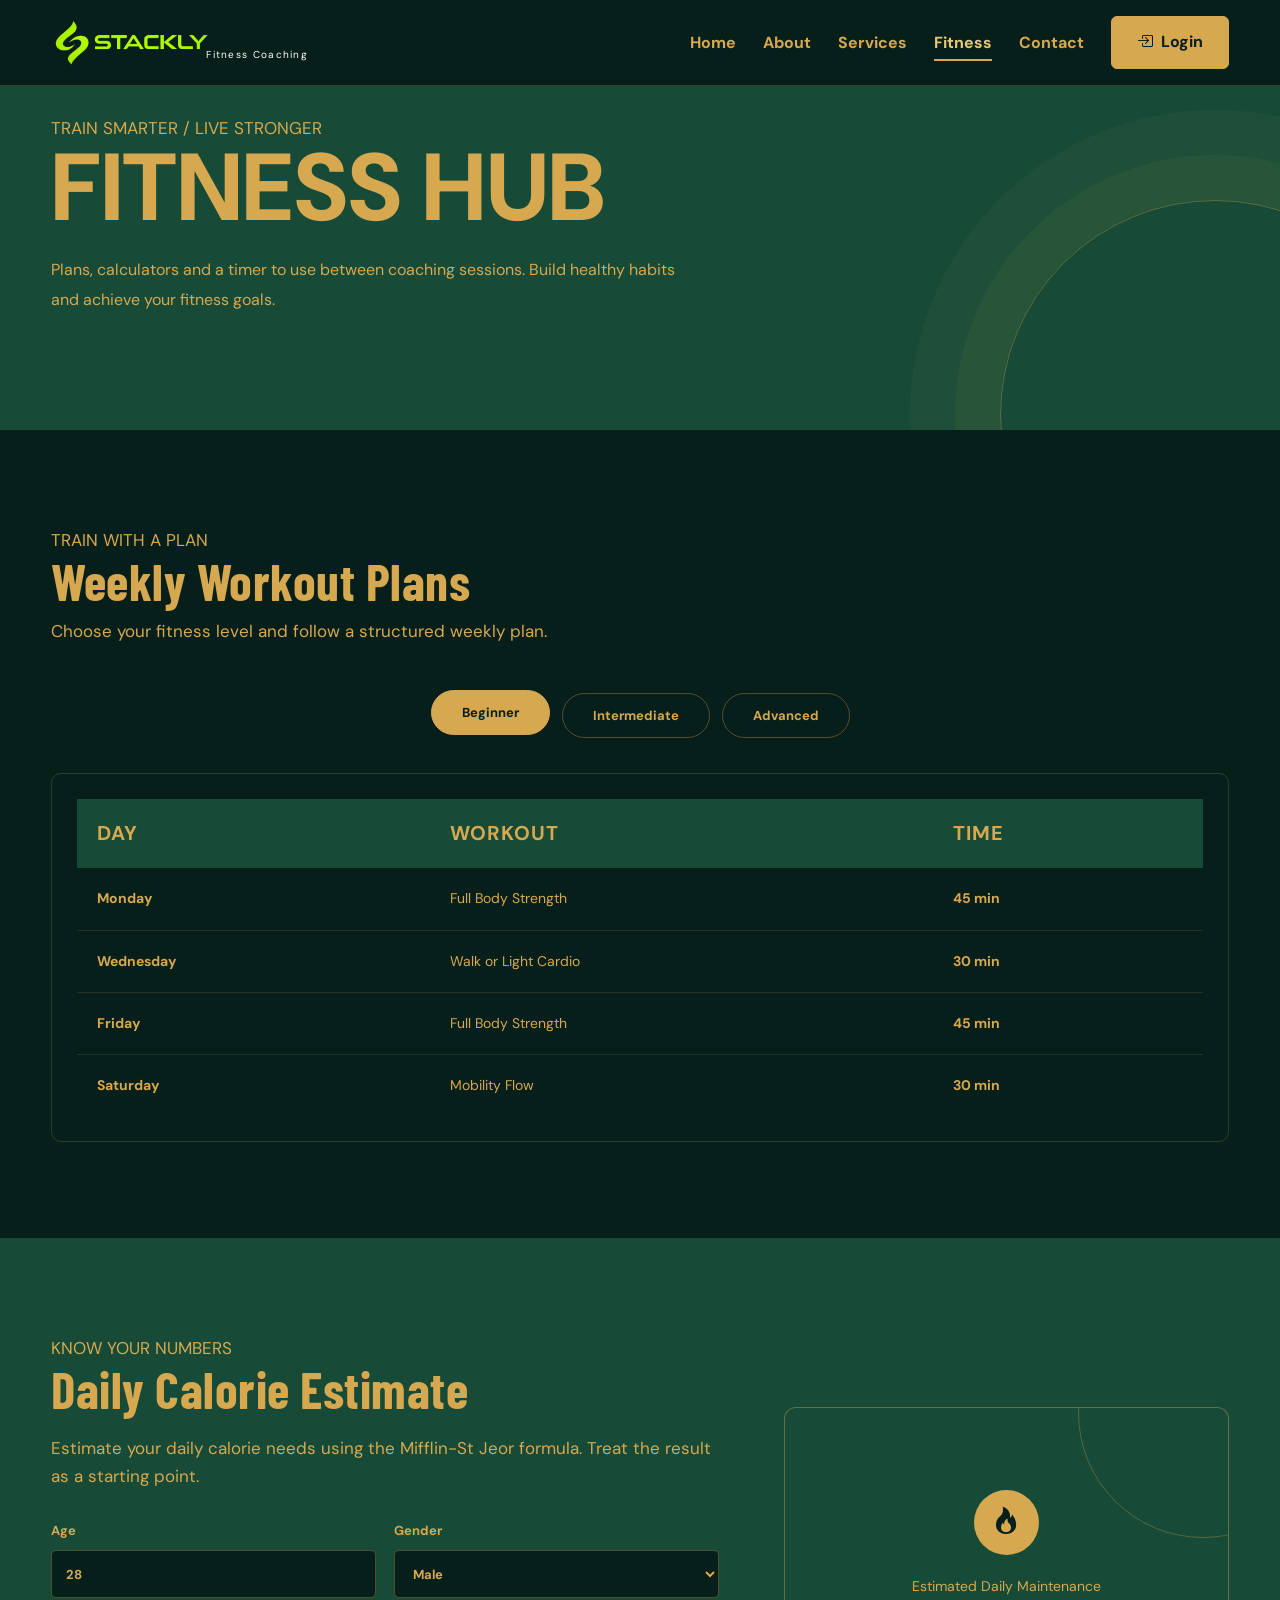
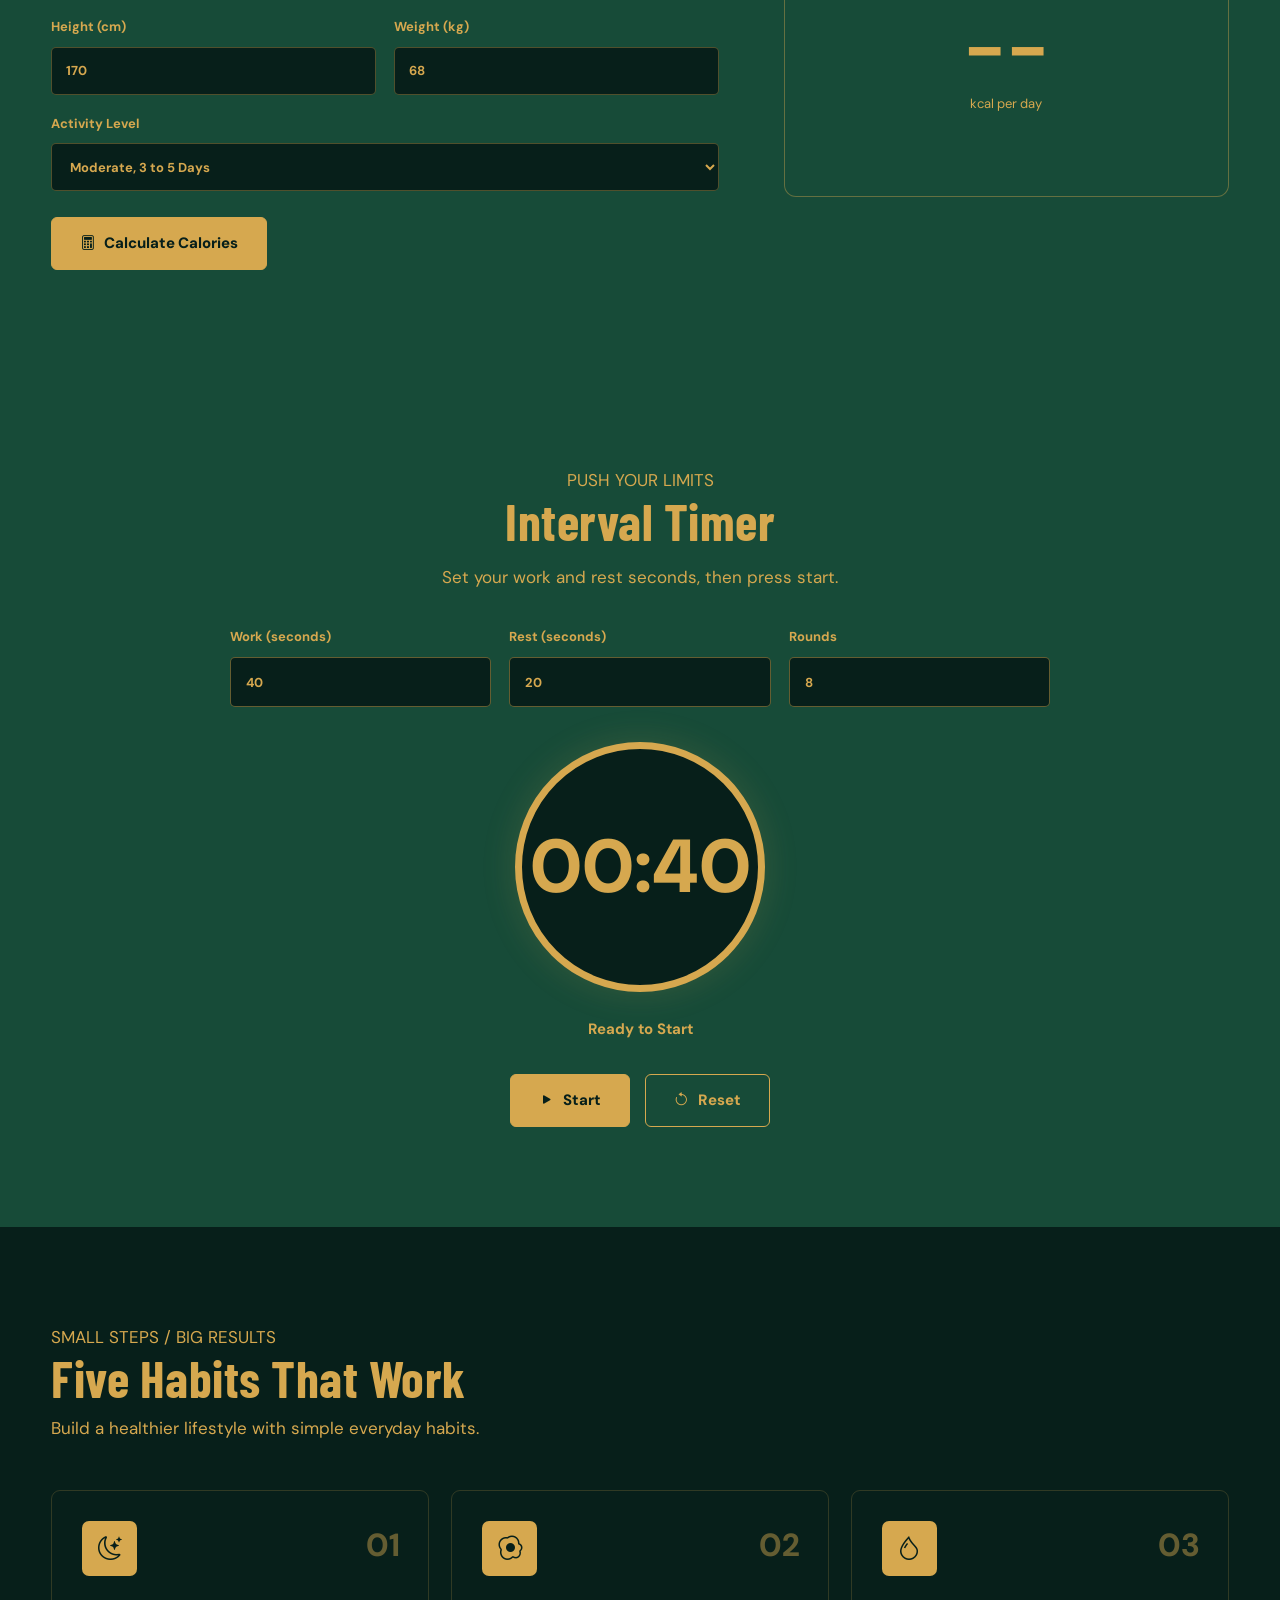
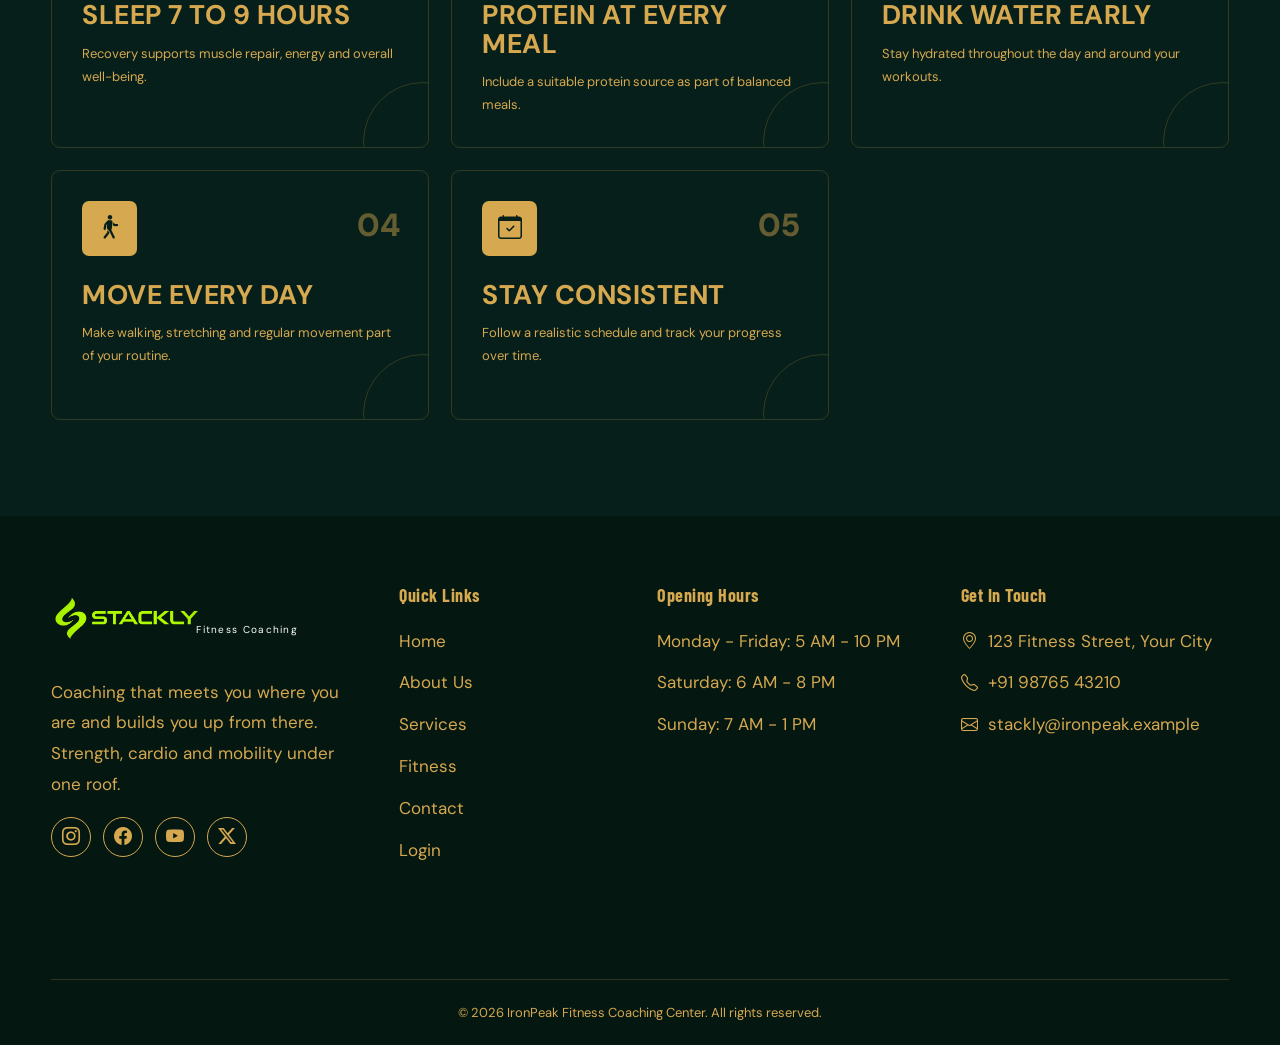
<file: fitness.html>
<!DOCTYPE html>
<html lang="en">
<head>
    <meta charset="UTF-8">
    <meta name="viewport" content="width=device-width, initial-scale=1.0">

    <title>Fitness | IronPeak Fitness Coaching Center</title>

    <!-- Google Fonts -->
    <link rel="preconnect" href="https://fonts.googleapis.com">
    <link rel="preconnect" href="https://fonts.gstatic.com" crossorigin>
    <link href="https://fonts.googleapis.com/css2?family=Barlow+Condensed:wght@600;700;800&family=DM+Sans:wght@400;500;700&display=swap" rel="stylesheet">

    <!-- Bootstrap Icons -->
    <link rel="stylesheet" href="https://cdn.jsdelivr.net/npm/bootstrap-icons@1.11.3/font/bootstrap-icons.min.css">

    <!-- AOS CSS -->
    <link rel="stylesheet" href="https://unpkg.com/aos@2.3.4/dist/aos.css">

    <!-- Custom CSS -->
    <link rel="stylesheet" href="css/style.css">
    <link rel="stylesheet" href="css/fitness.css">
</head>

<body>

    <!-- HEADER -->
    <header class="site-header" id="header">
        <div class="container nav-wrap">

            <a href="index.html" class="logo">
                <img src="assets/logo img1.webp" alt="IronPeak Logo">
                <small>Fitness Coaching</small>
            </a>

            <nav class="main-nav" id="mainNav">
                <ul>
                    <li><a href="index.html">Home</a></li>
                    <li><a href="about.html">About</a></li>
                    <li><a href="services.html">Services</a></li>
                    <li><a href="fitness.html" class="active">Fitness</a></li>
                    <li><a href="contact.html">Contact</a></li>
                    <li>
                        <a href="login.html" class="btn btn-solid nav-cta">
                            <i class="bi bi-box-arrow-in-right"></i>
                            Login
                        </a>
                    </li>
                </ul>
            </nav>

            <button class="burger" id="burger"
                aria-label="Open menu"
                aria-expanded="false"
                aria-controls="mainNav">
                <span></span>
                <span></span>
                <span></span>
            </button>

        </div>
    </header>

    <main>

        <!-- PAGE HERO -->
        
<!-- ================= FITNESS HUB HERO ================= -->

<section class="page-hero">

    <div class="container" data-aos="fade-up">

        <span class="eyebrow">
            TRAIN SMARTER / LIVE STRONGER
        </span>

        <h1>
            Fitness <span>Hub</span>
        </h1>

        <p>
            Plans, calculators and a timer to use between coaching
            sessions. Build healthy habits and achieve your fitness goals.
        </p>

    </div>

</section>


        <!-- WORKOUT PLANS -->
        <section class="section">
            <div class="container">

                <div class="head" data-aos="fade-up">
                    <span class="eyebrow">TRAIN WITH A PLAN</span>
                    <h2>Weekly Workout <span>Plans</span></h2>
                    <p>Choose your fitness level and follow a structured weekly plan.</p>
                </div>

                <div class="tabs" id="planTabs" data-aos="fade-up">
                    <button class="tab on" data-tab="beginner">Beginner</button>
                    <button class="tab" data-tab="intermediate">Intermediate</button>
                    <button class="tab" data-tab="advanced">Advanced</button>
                </div>

                <!-- Beginner -->
                <div class="plan-body on" id="beginner">
                    <div class="table-wrap">
                        <table>
                            <thead>
                                <tr>
                                    <th>Day</th>
                                    <th>Workout</th>
                                    <th>Time</th>
                                </tr>
                            </thead>
                            <tbody>
                                <tr><td>Monday</td><td>Full Body Strength</td><td>45 min</td></tr>
                                <tr><td>Wednesday</td><td>Walk or Light Cardio</td><td>30 min</td></tr>
                                <tr><td>Friday</td><td>Full Body Strength</td><td>45 min</td></tr>
                                <tr><td>Saturday</td><td>Mobility Flow</td><td>30 min</td></tr>
                            </tbody>
                        </table>
                    </div>
                </div>

                <!-- Intermediate -->
                <div class="plan-body" id="intermediate">
                    <div class="table-wrap">
                        <table>
                            <thead>
                                <tr>
                                    <th>Day</th>
                                    <th>Workout</th>
                                    <th>Time</th>
                                </tr>
                            </thead>
                            <tbody>
                                <tr><td>Monday</td><td>Upper Body Push and Pull</td><td>60 min</td></tr>
                                <tr><td>Tuesday</td><td>Lower Body</td><td>60 min</td></tr>
                                <tr><td>Thursday</td><td>Intervals</td><td>40 min</td></tr>
                                <tr><td>Friday</td><td>Full Body Circuit</td><td>50 min</td></tr>
                                <tr><td>Saturday</td><td>Yoga</td><td>45 min</td></tr>
                            </tbody>
                        </table>
                    </div>
                </div>

                <!-- Advanced -->
                <div class="plan-body" id="advanced">
                    <div class="table-wrap">
                        <table>
                            <thead>
                                <tr>
                                    <th>Day</th>
                                    <th>Workout</th>
                                    <th>Time</th>
                                </tr>
                            </thead>
                            <tbody>
                                <tr><td>Monday</td><td>Squat Focus</td><td>75 min</td></tr>
                                <tr><td>Tuesday</td><td>Press and Pull</td><td>75 min</td></tr>
                                <tr><td>Wednesday</td><td>Conditioning</td><td>45 min</td></tr>
                                <tr><td>Thursday</td><td>Deadlift Focus</td><td>75 min</td></tr>
                                <tr><td>Friday</td><td>Upper Hypertrophy</td><td>60 min</td></tr>
                                <tr><td>Saturday</td><td>Sport or Run</td><td>60 min</td></tr>
                            </tbody>
                        </table>
                    </div>
                </div>

            </div>
        </section>

        <!-- CALORIE CALCULATOR -->
        <section class="section alt">
            <div class="container split">

                <div class="cal-content" data-aos="fade-right">
                    <span class="eyebrow">KNOW YOUR NUMBERS</span>
                    <h2>Daily Calorie <span>Estimate</span></h2>
                    <p>
                        Estimate your daily calorie needs using the
                        Mifflin-St Jeor formula. Treat the result as a starting point.
                    </p>

                    <form id="calForm" class="bmi-form" novalidate>

                        <label>
                            Age
                            <input type="number" id="cAge" min="14" max="90" value="28" required>
                        </label>

                        <label>
                            Gender
                            <select id="cSex">
                                <option value="m">Male</option>
                                <option value="f">Female</option>
                            </select>
                        </label>

                        <label>
                            Height (cm)
                            <input type="number" id="cH" min="100" max="230" value="170" required>
                        </label>

                        <label>
                            Weight (kg)
                            <input type="number" id="cW" min="25" max="250" value="68" required>
                        </label>

                        <label class="full-field">
                            Activity Level
                            <select id="cAct">
                                <option value="1.2">Mostly Sitting</option>
                                <option value="1.375">Light, 1 to 3 Days</option>
                                <option value="1.55" selected>Moderate, 3 to 5 Days</option>
                                <option value="1.725">Hard, 6 to 7 Days</option>
                            </select>
                        </label>

                        <button class="btn btn-solid" type="submit">
                            <i class="bi bi-calculator"></i>
                            Calculate Calories
                        </button>

                    </form>
                </div>

                <div class="bmi-result dark" data-aos="fade-left">
                    <span class="result-icon"><i class="bi bi-fire"></i></span>
                    <p>Estimated Daily Maintenance</p>
                    <strong id="calMain">--</strong>
                    <span id="calSub">kcal per day</span>
                    <div class="cal-split" id="calSplit"></div>
                </div>

            </div>
        </section>

        <!-- INTERVAL TIMER -->
   
<!-- ================= INTERVAL TIMER SECTION ================= -->

<section class="timer-sec section">

    <div class="container narrow center" data-aos="zoom-in">

        <span class="eyebrow">PUSH YOUR LIMITS</span>

        <h2>Interval <span>Timer</span></h2>

        <p>Set your work and rest seconds, then press start.</p>

        <!-- TIMER SETTINGS -->

        <div class="timer-set">

            <label>
                Work (seconds)
                <input type="number" id="tWork" value="40" min="5">
            </label>

            <label>
                Rest (seconds)
                <input type="number" id="tRest" value="20" min="5">
            </label>

            <label>
                Rounds
                <input type="number" id="tRounds" value="8" min="1">
            </label>

        </div>

        <!-- TIMER CLOCK -->

        <div class="clock" id="clock">00:40</div>

        <p id="tState" class="t-state">Ready to Start</p>

        <!-- TIMER BUTTONS -->

        <div class="btn-row center">

            <button class="btn btn-solid" id="tStart" type="button">
                <i class="bi bi-play-fill"></i>
                Start
            </button>

            <button class="btn btn-outline" id="tReset" type="button">
                <i class="bi bi-arrow-counterclockwise"></i>
                Reset
            </button>

        </div>

    </div>

</section>

        <!-- FITNESS HABITS -->
        <section class="section">
            <div class="container">

                <div class="head" data-aos="fade-up">
                    <span class="eyebrow">SMALL STEPS / BIG RESULTS</span>
                    <h2>Five Habits That <span>Work</span></h2>
                    <p>Build a healthier lifestyle with simple everyday habits.</p>
                </div>

                <div class="grid-3">

                    <article class="tip" data-aos="fade-up">
                        <span class="tip-icon"><i class="bi bi-moon-stars"></i></span>
                        <span class="tip-number">01</span>
                        <h3>Sleep 7 to 9 Hours</h3>
                        <p>Recovery supports muscle repair, energy and overall well-being.</p>
                    </article>

                    <article class="tip" data-aos="fade-up" data-aos-delay="100">
                        <span class="tip-icon"><i class="bi bi-egg-fried"></i></span>
                        <span class="tip-number">02</span>
                        <h3>Protein at Every Meal</h3>
                        <p>Include a suitable protein source as part of balanced meals.</p>
                    </article>

                    <article class="tip" data-aos="fade-up" data-aos-delay="200">
                        <span class="tip-icon"><i class="bi bi-droplet"></i></span>
                        <span class="tip-number">03</span>
                        <h3>Drink Water Early</h3>
                        <p>Stay hydrated throughout the day and around your workouts.</p>
                    </article>

                    <article class="tip" data-aos="fade-up" data-aos-delay="100">
                        <span class="tip-icon"><i class="bi bi-person-walking"></i></span>
                        <span class="tip-number">04</span>
                        <h3>Move Every Day</h3>
                        <p>Make walking, stretching and regular movement part of your routine.</p>
                    </article>

                    <article class="tip" data-aos="fade-up" data-aos-delay="200">
                        <span class="tip-icon"><i class="bi bi-calendar-check"></i></span>
                        <span class="tip-number">05</span>
                        <h3>Stay Consistent</h3>
                        <p>Follow a realistic schedule and track your progress over time.</p>
                    </article>

                </div>

            </div>
        </section>

    </main>

    <!-- FOOTER -->
    <footer class="site-footer">
        <div class="container footer-grid">

            <div class="footer-about">
                <a href="index.html" class="logo">
                    <img src="assets/logo img1.webp" alt="IronPeak Logo">
                    <small>Fitness Coaching</small>
                </a>

                <p>
                    Coaching that meets you where you are and builds you up
                    from there. Strength, cardio and mobility under one roof.
                </p>

                <div class="socials">
                    <a href="404.html" aria-label="Instagram"><i class="bi bi-instagram"></i></a>
                    <a href="404.html" aria-label="Facebook"><i class="bi bi-facebook"></i></a>
                    <a href="404.html" aria-label="YouTube"><i class="bi bi-youtube"></i></a>
                    <a href="404.html" aria-label="X"><i class="bi bi-twitter-x"></i></a>
                </div>
            </div>

            <div class="footer-links">
                <h4>Quick Links</h4>
                <ul>
                    <li><a href="index.html">Home</a></li>
                    <li><a href="about.html">About Us</a></li>
                    <li><a href="services.html">Services</a></li>
                    <li><a href="fitness.html">Fitness</a></li>
                    <li><a href="contact.html">Contact</a></li>
                    <li><a href="login.html">Login</a></li>
                </ul>
            </div>

            <div class="footer-hours">
                <h4>Opening Hours</h4>
                <ul>
                    <li>Monday - Friday: 5 AM - 10 PM</li>
                    <li>Saturday: 6 AM - 8 PM</li>
                    <li>Sunday: 7 AM - 1 PM</li>
                </ul>
            </div>

            <div class="footer-contact">
                <h4>Get In Touch</h4>
                <ul>
                    <li><i class="bi bi-geo-alt"></i> 123 Fitness Street, Your City</li>
                    <li><i class="bi bi-telephone"></i> +91 98765 43210</li>
                    <li><i class="bi bi-envelope"></i> stackly@ironpeak.example</li>
                </ul>
            </div>

        </div>

        <div class="container footer-bottom">
            <p>
                &copy; <span id="year"></span>
                IronPeak Fitness Coaching Center. All rights reserved.
            </p>
        </div>
    </footer>

    <!-- BACK TO TOP -->
    <button class="to-top" id="toTop" aria-label="Back to top">
        <i class="bi bi-arrow-up"></i>
    </button>

    <!-- JAVASCRIPT -->
    <script src="https://unpkg.com/aos@2.3.4/dist/aos.js"></script>
    <script src="js/script.js"></script>
    <script src="js/fitness.js"></script>

</body>
</html>
</file>
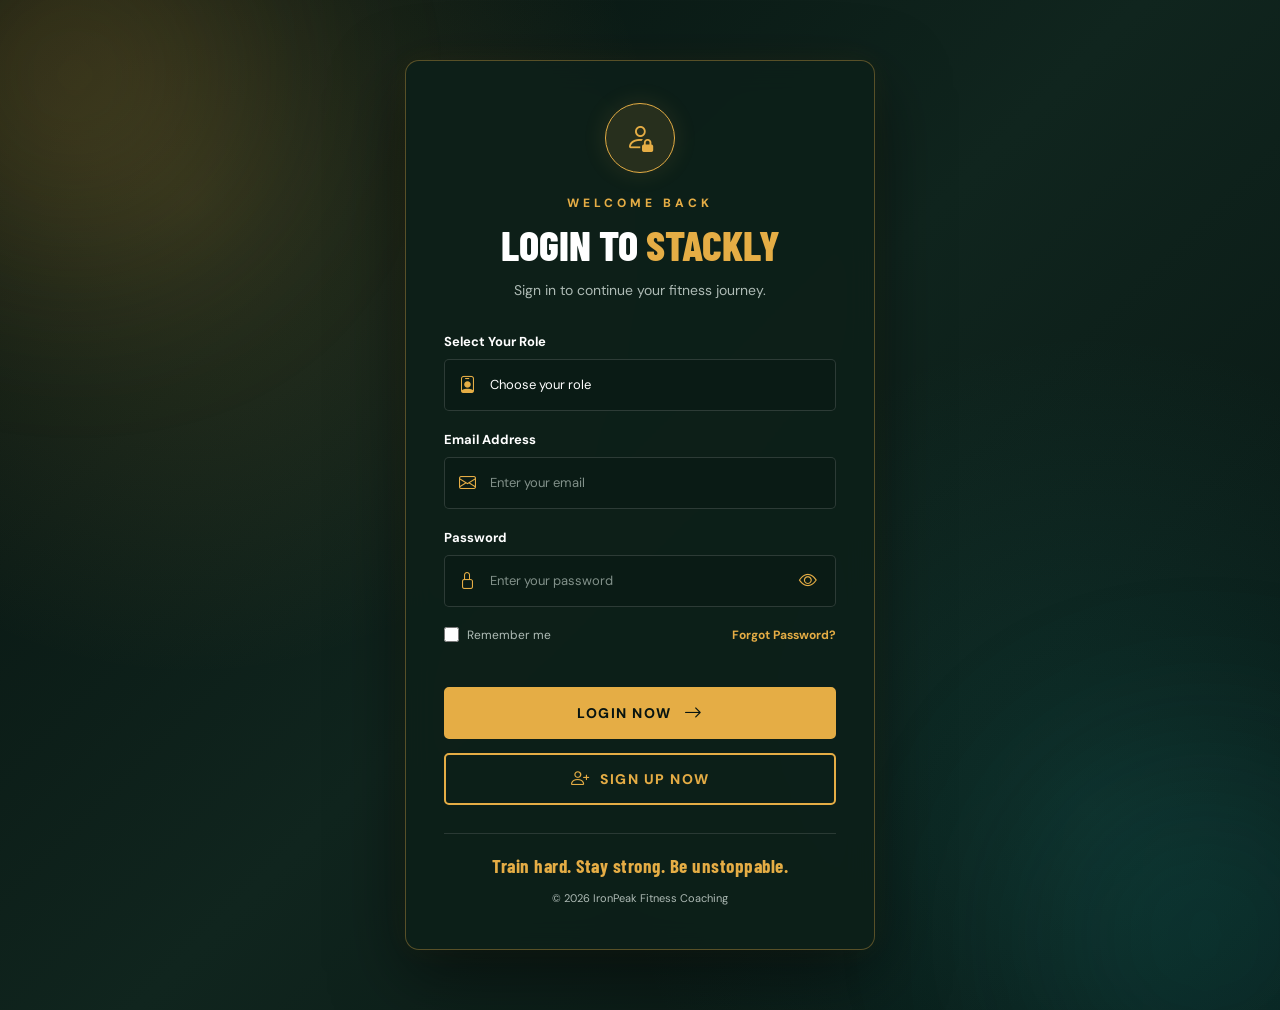
<file: login.html>
<!DOCTYPE html>
<html lang="en">
<head>
    <meta charset="UTF-8">
    <meta name="viewport" content="width=device-width, initial-scale=1.0">

    <title>Login | IronPeak Fitness Coaching</title>

    <!-- Google Fonts -->
    <link rel="preconnect" href="https://fonts.googleapis.com">
    <link rel="preconnect" href="https://fonts.gstatic.com" crossorigin>

    <link href="https://fonts.googleapis.com/css2?family=Barlow+Condensed:wght@500;600;700;800&family=DM+Sans:wght@400;500;600;700;800&display=swap" rel="stylesheet">

    <!-- Bootstrap Icons -->
    <link rel="stylesheet" href="https://cdn.jsdelivr.net/npm/bootstrap-icons@1.11.3/font/bootstrap-icons.min.css">

    <!-- AOS CSS -->
    <link rel="stylesheet" href="https://unpkg.com/aos@2.3.4/dist/aos.css">

    <!-- Login CSS -->
    <link rel="stylesheet" href="css/login.css">
</head>

<body>

    <main class="login-page">

        <section class="login-card" data-aos="zoom-in" data-aos-duration="900">

            <!-- Login Icon -->
            <div class="login-icon">
                <i class="bi bi-person-lock"></i>
            </div>

            <p class="eyebrow">WELCOME BACK</p>

            <h1>LOGIN TO <span>STACKLY</span></h1>

            <p class="description">
                Sign in to continue your fitness journey.
            </p>

            <form id="loginForm" novalidate>

                <!-- Role -->
                <div class="form-group">
                    <label for="role">Select Your Role</label>

                    <div class="input-box">
                        <i class="bi bi-person-badge"></i>

                        <select id="role" required>
                            <option value="">Choose your role</option>
                            <option value="student">Student</option>
                            <option value="admin">Admin</option>
                        </select>
                    </div>

                    <small class="error" id="roleError"></small>
                </div>

                <!-- Email -->
                <div class="form-group">
                    <label for="email">Email Address</label>

                    <div class="input-box">
                        <i class="bi bi-envelope"></i>

                        <input
                            type="email"
                            id="email"
                            placeholder="Enter your email"
                            autocomplete="username"
                            required
                        >
                    </div>

                    <small class="error" id="emailError"></small>
                </div>

                <!-- Password -->
                <div class="form-group">
                    <label for="password">Password</label>

                    <div class="input-box">
                        <i class="bi bi-lock"></i>

                        <input
                            type="password"
                            id="password"
                            placeholder="Enter your password"
                            autocomplete="current-password"
                            required
                        >

                        <button
                            type="button"
                            class="toggle-password"
                            id="togglePassword"
                            aria-label="Show password">
                            <i class="bi bi-eye"></i>
                        </button>
                    </div>

                    <small class="error" id="passwordError"></small>
                </div>

                <!-- Remember and Forgot -->
                <div class="form-options">

                    <label class="remember">
                        <input type="checkbox" id="remember">
                        <span>Remember me</span>
                    </label>

                    <a href="404.html" class="forgot-link">
                        Forgot Password?
                    </a>

                </div>

                <!-- Form Message -->
                <p class="form-message" id="formMessage" aria-live="polite"></p>

                <!-- Login Button -->
                <button type="submit" class="login-btn" id="loginButton">
                    LOGIN NOW
                    <i class="bi bi-arrow-right"></i>
                </button>

                <!-- Sign Up Button -->
                <a href="signup.html" class="signin-btn">
                    <i class="bi bi-person-plus"></i>
                    SIGN UP NOW
                </a>

            </form>

            <!-- Footer -->
            <div class="login-footer">

                <p>Train hard. Stay strong. Be unstoppable.</p>

                <span>
                    © <span id="year"></span> IronPeak Fitness Coaching
                </span>

            </div>

        </section>

    </main>

    <!-- AOS JS -->
    <script src="https://unpkg.com/aos@2.3.4/dist/aos.js"></script>

    <!-- Login JS -->
    <script src="js/login.js"></script>

</body>
</html>
</file>
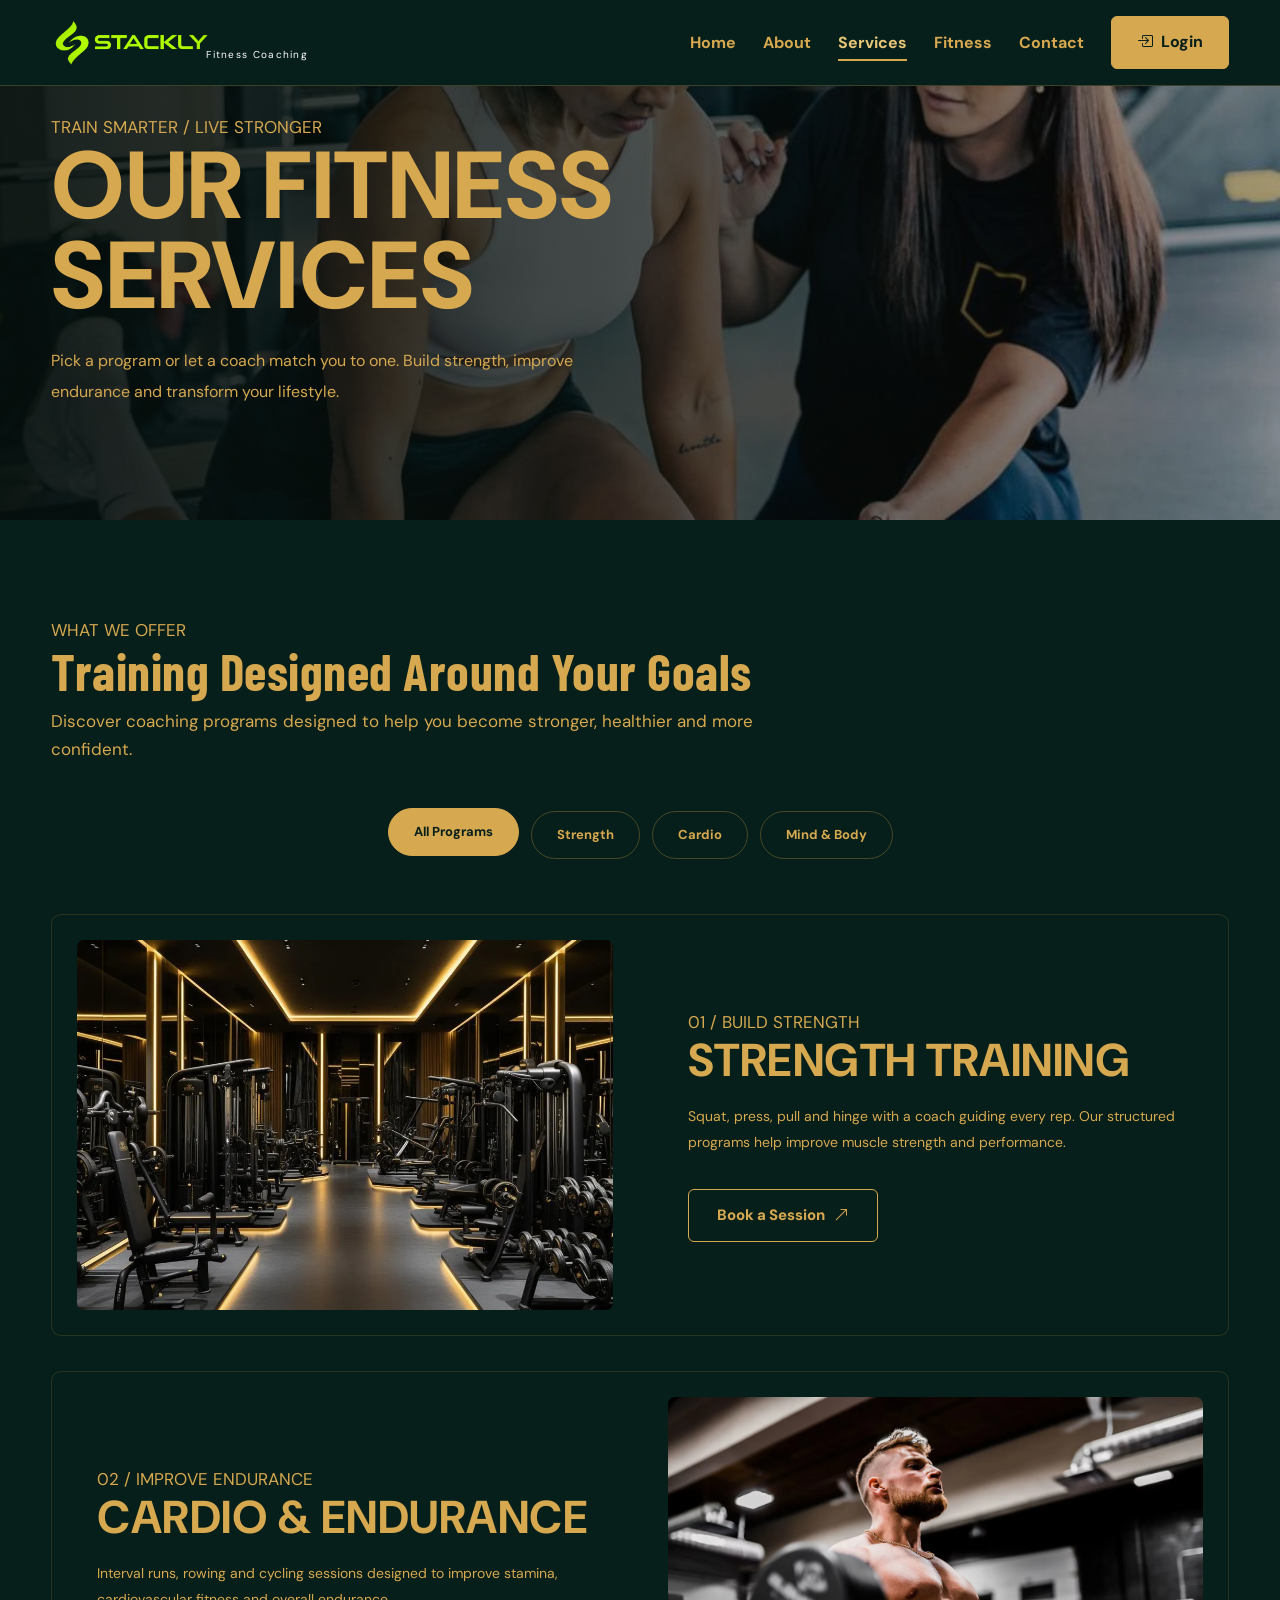
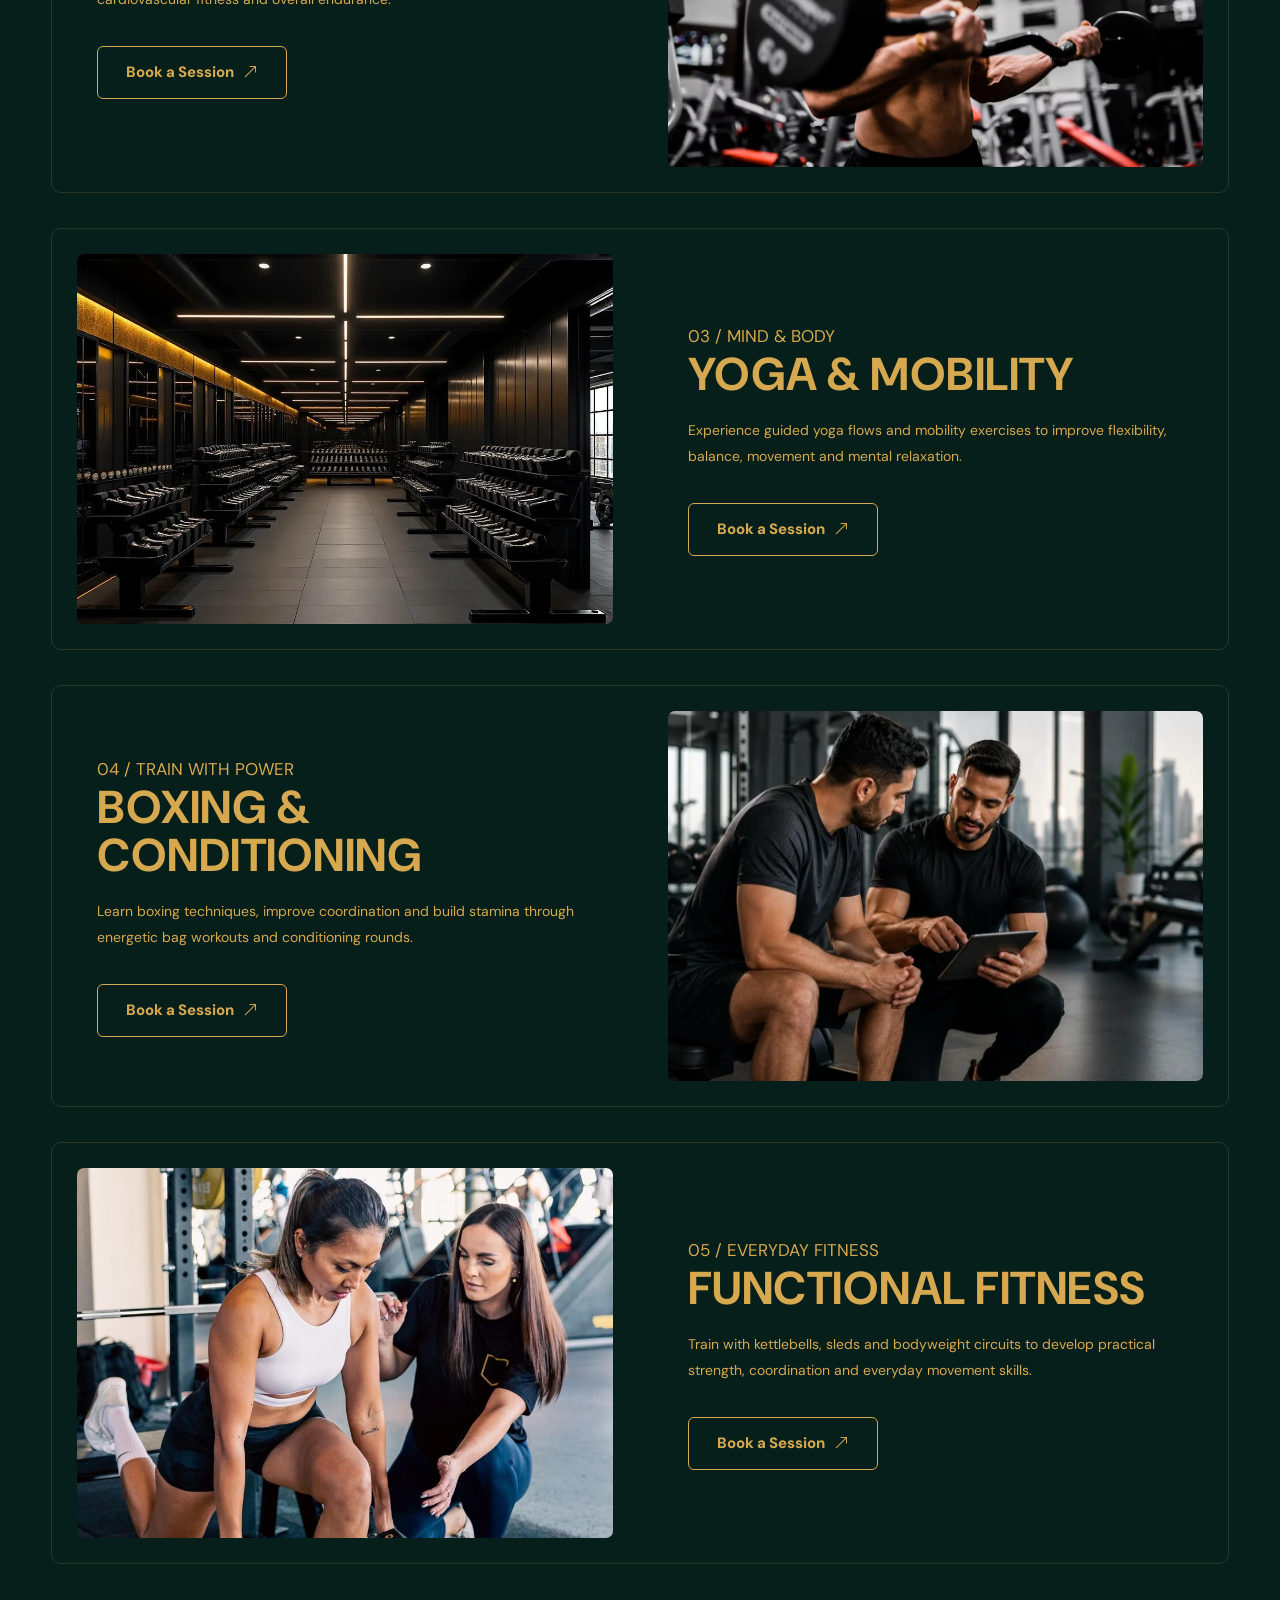
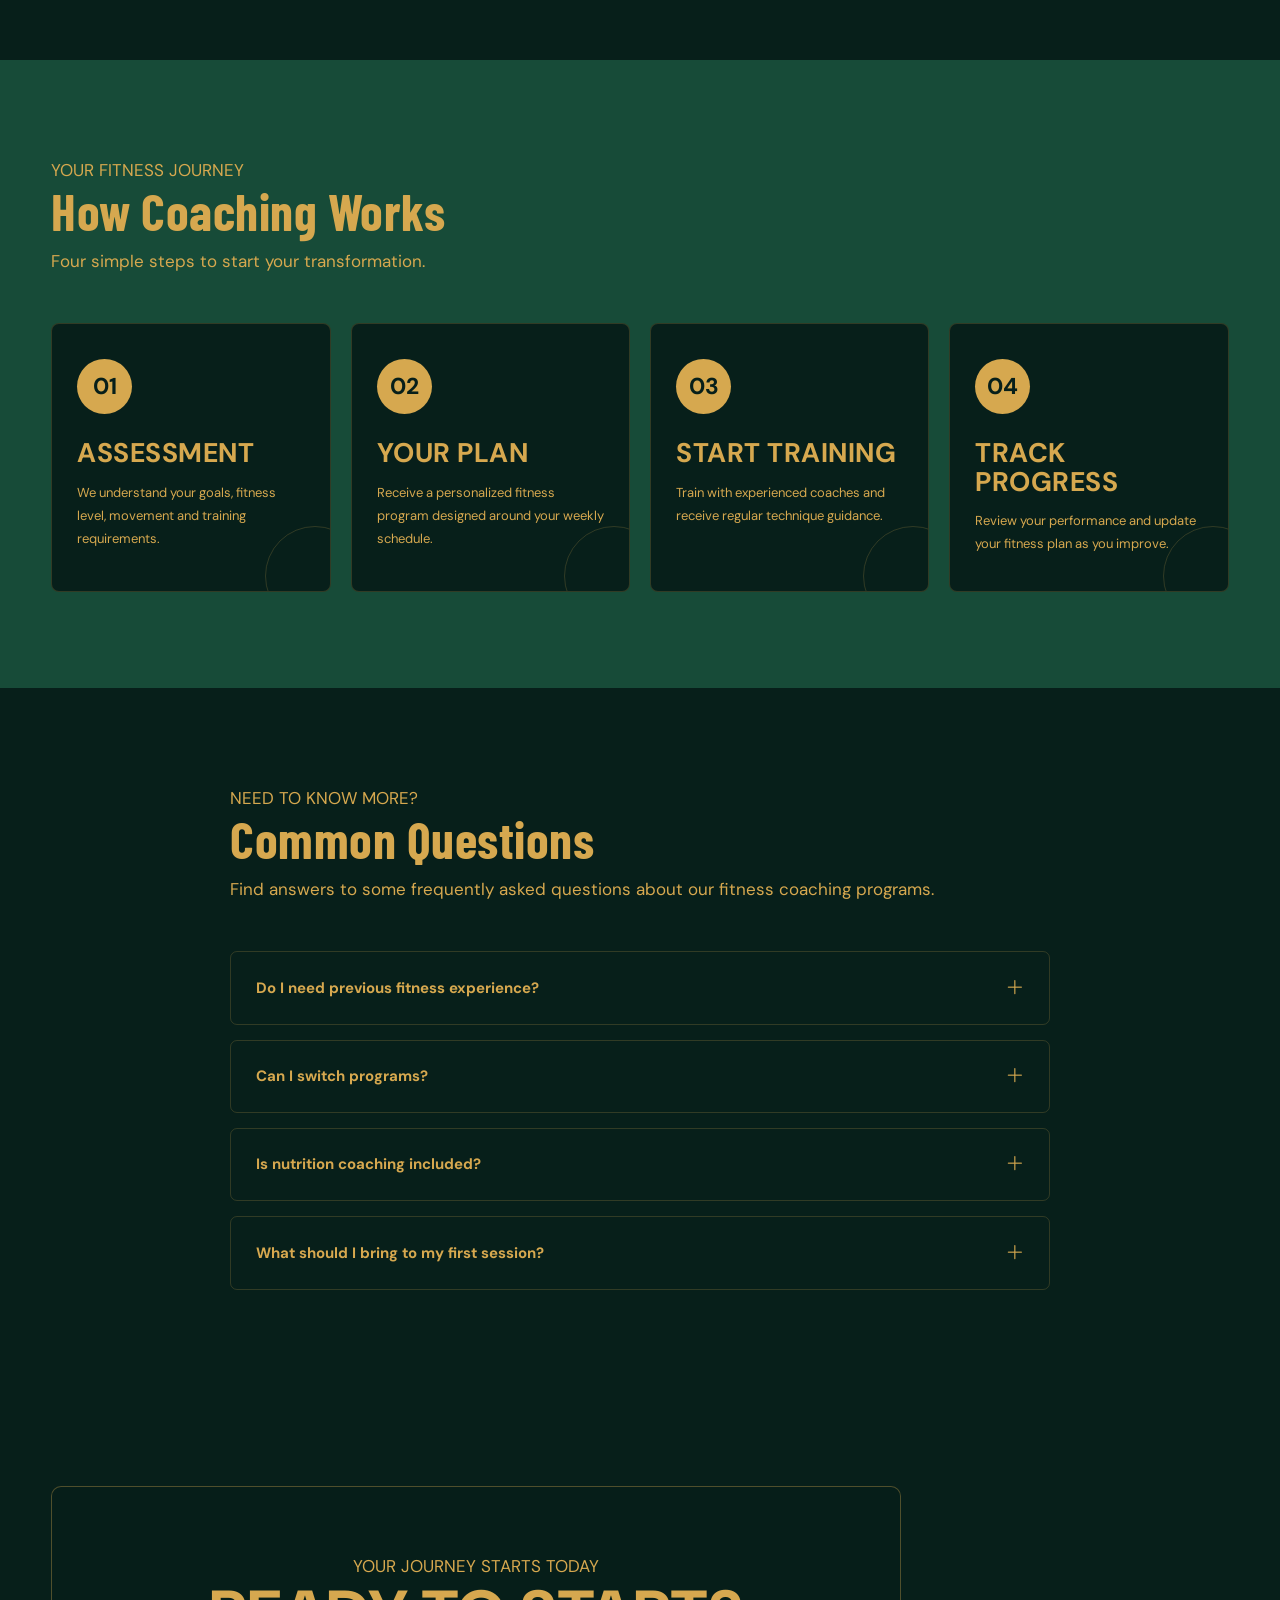
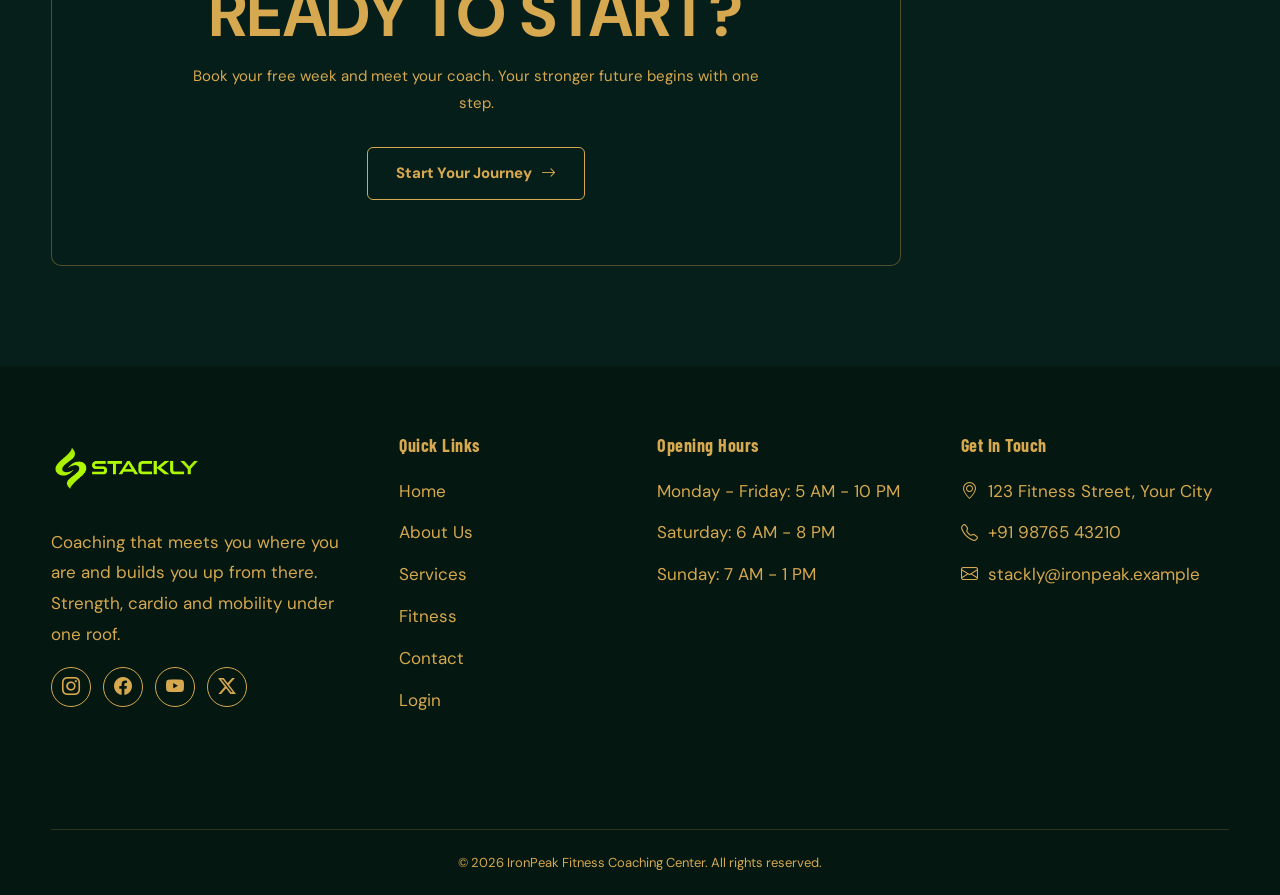
<file: services.html>
<!DOCTYPE html>
<html lang="en">

<head>
    <meta charset="UTF-8">
    <meta name="viewport" content="width=device-width, initial-scale=1.0">

    <title>Services | IronPeak Fitness Coaching Center</title>

    <!-- Google Fonts -->
    <link rel="preconnect" href="https://fonts.googleapis.com">
    <link rel="preconnect" href="https://fonts.gstatic.com" crossorigin>

    <link href="https://fonts.googleapis.com/css2?family=Barlow+Condensed:wght@600;700;800&family=DM+Sans:wght@400;500;700&display=swap"
        rel="stylesheet">

    <!-- Bootstrap Icons -->
    <link rel="stylesheet"
        href="https://cdn.jsdelivr.net/npm/bootstrap-icons@1.11.3/font/bootstrap-icons.min.css">

    <!-- AOS CSS -->
    <link rel="stylesheet"
        href="https://unpkg.com/aos@2.3.4/dist/aos.css">

    <!-- Custom CSS -->
    <link rel="stylesheet" href="css/style.css">
    <link rel="stylesheet" href="css/services.css">

</head>

<body>

    <!-- ================= HEADER ================= -->

    <header class="site-header" id="header">

        <div class="container nav-wrap">

            <!-- Logo -->
            <a href="index.html" class="logo">
                <img src="assets/logo img1.webp" alt="IronPeak Logo">
                <small>Fitness Coaching</small>
            </a>

            <!-- Navigation -->
            <nav class="main-nav" id="mainNav">

                <ul>
                    <li>
                        <a href="index.html">Home</a>
                    </li>

                    <li>
                        <a href="about.html">About</a>
                    </li>

                    <li>
                        <a href="services.html" class="active">Services</a>
                    </li>

                    <li>
                        <a href="fitness.html">Fitness</a>
                    </li>

                    <li>
                        <a href="contact.html">Contact</a>
                    </li>

                    <li>
                        <a href="login.html" class="btn btn-solid nav-cta">
                            <i class="bi bi-box-arrow-in-right"></i>
                            Login
                        </a>
                    </li>
                </ul>

            </nav>

            <!-- Mobile Menu Button -->
            <button class="burger"
                id="burger"
                aria-label="Open menu"
                aria-expanded="false"
                aria-controls="mainNav">

                <span></span>
                <span></span>
                <span></span>

            </button>

        </div>

    </header>


    <!-- ================= PAGE HERO ================= -->

   
<section class="page-hero">

    <div class="container" data-aos="fade-up">

        <span class="eyebrow">TRAIN SMARTER / LIVE STRONGER</span>

        <h1>
            Our Fitness <span>Services</span>
        </h1>

        <p>
            Pick a program or let a coach match you to one.
            Build strength, improve endurance and transform your lifestyle.
        </p>

    </div>

</section>


    <!-- ================= SERVICES SECTION ================= -->

    <section class="section">

        <div class="container">

            <div class="head" data-aos="fade-up">

                <span class="eyebrow">WHAT WE OFFER</span>

                <h2>
                    Training Designed Around <span>Your Goals</span>
                </h2>

                <p>
                    Discover coaching programs designed to help you
                    become stronger, healthier and more confident.
                </p>

            </div>


            <!-- Service Filters -->

            <div class="filters" id="filters" data-aos="fade-up">

                <button class="chip on" data-f="all">
                    All Programs
                </button>

                <button class="chip" data-f="strength">
                    Strength
                </button>

                <button class="chip" data-f="cardio">
                    Cardio
                </button>

                <button class="chip" data-f="mind">
                    Mind & Body
                </button>

            </div>


            <!-- Service List -->

            <div class="svc-list" id="svcList">

                <!-- Service 1 -->

                <article class="svc-row" data-cat="strength">

                    <img
                        src="assets/img6.webp"
                        alt="Strength training"
                        data-aos="fade-right">

                    <div data-aos="fade-left">

                        <span class="eyebrow">01 / BUILD STRENGTH</span>

                        <h3>Strength Training</h3>

                        <p>
                            Squat, press, pull and hinge with a coach
                            guiding every rep. Our structured programs
                            help improve muscle strength and performance.
                        </p>

                        <a href="404.html" class="btn btn-pill">
                            Book a Session
                            <i class="bi bi-arrow-up-right"></i>
                        </a>

                    </div>

                </article>


                <!-- Service 2 -->

                <article class="svc-row flip" data-cat="cardio">

                    <img
                        src="assets/img2.webp"
                        alt="Cardio and endurance training"
                        data-aos="fade-left">

                    <div data-aos="fade-right">

                        <span class="eyebrow">02 / IMPROVE ENDURANCE</span>

                        <h3>Cardio & Endurance</h3>

                        <p>
                            Interval runs, rowing and cycling sessions
                            designed to improve stamina, cardiovascular
                            fitness and overall endurance.
                        </p>

                        <a href="404.html" class="btn btn-pill">
                            Book a Session
                            <i class="bi bi-arrow-up-right"></i>
                        </a>

                    </div>

                </article>


                <!-- Service 3 -->

                <article class="svc-row" data-cat="mind">

                    <img
                        src="assets/img3.webp"
                        alt="Yoga and mobility training"
                        data-aos="fade-right">

                    <div data-aos="fade-left">

                        <span class="eyebrow">03 / MIND & BODY</span>

                        <h3>Yoga & Mobility</h3>

                        <p>
                            Experience guided yoga flows and mobility
                            exercises to improve flexibility, balance,
                            movement and mental relaxation.
                        </p>

                        <a href="404.html" class="btn btn-pill">
                            Book a Session
                            <i class="bi bi-arrow-up-right"></i>
                        </a>

                    </div>

                </article>


                <!-- Service 4 -->

                <article class="svc-row flip" data-cat="cardio">

                    <img
                        src="assets/img4.webp"
                        alt="Boxing and conditioning training"
                        data-aos="fade-left">

                    <div data-aos="fade-right">

                        <span class="eyebrow">04 / TRAIN WITH POWER</span>

                        <h3>Boxing & Conditioning</h3>

                        <p>
                            Learn boxing techniques, improve coordination
                            and build stamina through energetic
                            bag workouts and conditioning rounds.
                        </p>

                        <a href="404.html" class="btn btn-pill">
                            Book a Session
                            <i class="bi bi-arrow-up-right"></i>
                        </a>

                    </div>

                </article>


                <!-- Service 5 -->

                <article class="svc-row" data-cat="strength">

                    <img
                        src="assets/img5.webp"
                        alt="Functional fitness training"
                        data-aos="fade-right">

                    <div data-aos="fade-left">

                        <span class="eyebrow">05 / EVERYDAY FITNESS</span>

                        <h3>Functional Fitness</h3>

                        <p>
                            Train with kettlebells, sleds and bodyweight
                            circuits to develop practical strength,
                            coordination and everyday movement skills.
                        </p>

                        <a href="404.html" class="btn btn-pill">
                            Book a Session
                            <i class="bi bi-arrow-up-right"></i>
                        </a>

                    </div>

                </article>

            </div>

        </div>

    </section>


    <!-- ================= HOW COACHING WORKS ================= -->

    <section class="section alt">

        <div class="container">

            <div class="head" data-aos="fade-up">

                <span class="eyebrow">YOUR FITNESS JOURNEY</span>

                <h2>How Coaching Works</h2>

                <p>
                    Four simple steps to start your transformation.
                </p>

            </div>


            <div class="steps">

                <div class="step" data-aos="fade-up">

                    <b>01</b>

                    <h3>Assessment</h3>

                    <p>
                        We understand your goals, fitness level,
                        movement and training requirements.
                    </p>

                </div>


                <div class="step"
                    data-aos="fade-up"
                    data-aos-delay="100">

                    <b>02</b>

                    <h3>Your Plan</h3>

                    <p>
                        Receive a personalized fitness program
                        designed around your weekly schedule.
                    </p>

                </div>


                <div class="step"
                    data-aos="fade-up"
                    data-aos-delay="200">

                    <b>03</b>

                    <h3>Start Training</h3>

                    <p>
                        Train with experienced coaches and
                        receive regular technique guidance.
                    </p>

                </div>


                <div class="step"
                    data-aos="fade-up"
                    data-aos-delay="300">

                    <b>04</b>

                    <h3>Track Progress</h3>

                    <p>
                        Review your performance and update
                        your fitness plan as you improve.
                    </p>

                </div>

            </div>

        </div>

    </section>


    <!-- ================= FAQ SECTION ================= -->

    <section class="section">

        <div class="container narrow">

            <div class="head" data-aos="fade-up">

                <span class="eyebrow">NEED TO KNOW MORE?</span>

                <h2>Common Questions</h2>

                <p>
                    Find answers to some frequently asked questions
                    about our fitness coaching programs.
                </p>

            </div>


            <div class="acc" id="acc">

                <div class="acc-item">

                    <button class="acc-q" aria-expanded="false">

                        Do I need previous fitness experience?

                        <i class="bi bi-plus-lg"></i>

                    </button>

                    <div class="acc-a">

                        <p>
                            No. Our programs are suitable for beginners
                            as well as experienced fitness enthusiasts.
                            Coaches help you train at your own pace.
                        </p>

                    </div>

                </div>


                <div class="acc-item">

                    <button class="acc-q" aria-expanded="false">

                        Can I switch programs?

                        <i class="bi bi-plus-lg"></i>

                    </button>

                    <div class="acc-a">

                        <p>
                            Yes. You can discuss your fitness goals
                            with your coach and adjust your program
                            during your regular progress reviews.
                        </p>

                    </div>

                </div>


                <div class="acc-item">

                    <button class="acc-q" aria-expanded="false">

                        Is nutrition coaching included?

                        <i class="bi bi-plus-lg"></i>

                    </button>

                    <div class="acc-a">

                        <p>
                            Nutrition guidance is available with
                            selected coaching plans. Contact our team
                            to learn about available options.
                        </p>

                    </div>

                </div>


                <div class="acc-item">

                    <button class="acc-q" aria-expanded="false">

                        What should I bring to my first session?

                        <i class="bi bi-plus-lg"></i>

                    </button>

                    <div class="acc-a">

                        <p>
                            Bring comfortable workout clothes,
                            training shoes, a water bottle and a towel.
                            Our coaching team will guide you through
                            everything else.
                        </p>

                    </div>

                </div>

            </div>

        </div>

    </section>


    <!-- ================= CTA SECTION ================= -->

<!-- ================= CTA SECTION ================= -->

<section class="cta section">

    <div class="container">

        <div class="cta-box" data-aos="zoom-in">

            <span class="eyebrow">
                YOUR JOURNEY STARTS TODAY
            </span>

            <h2>Ready to Start?</h2>

            <p>
                Book your free week and meet your coach.
                Your stronger future begins with one step.
            </p>

            <a href="404.html" class="btn btn-glow">
                Start Your Journey
                <i class="bi bi-arrow-right"></i>
            </a>

        </div>

    </div>

</section>


    <!-- ================= FOOTER ================= -->

    <footer class="site-footer">

        <div class="container footer-grid">

            <!-- Footer About -->

            <div class="footer-about">

                <a href="index.html" class="logo">

                    <img src="assets/logo img1.webp"
                        alt="IronPeak Fitness Logo">

                </a>

                <p>
                    Coaching that meets you where you are and
                    builds you up from there. Strength, cardio
                    and mobility under one roof.
                </p>

                <div class="socials">
                <a href="404.html" aria-label="Instagram"><i class="bi bi-instagram"></i></a>
                <a href="404.html" aria-label="Facebook"><i class="bi bi-facebook"></i></a>
                <a href="404.html" aria-label="YouTube"><i class="bi bi-youtube"></i></a>
                <a href="404.html" aria-label="X"><i class="bi bi-twitter-x"></i></a>
            </div>

            </div>


            <!-- Quick Links -->

            <div class="footer-links">

                <h4>Quick Links</h4>

                <ul>

                    <li><a href="index.html">Home</a></li>

                    <li><a href="about.html">About Us</a></li>

                    <li><a href="services.html">Services</a></li>

                    <li><a href="fitness.html">Fitness</a></li>

                    <li><a href="contact.html">Contact</a></li>

                    <li><a href="login.html">Login</a></li>

                </ul>

            </div>


            <!-- Opening Hours -->

            <div class="footer-hours">

                <h4>Opening Hours</h4>

                <ul>

                    <li>Monday - Friday: 5 AM - 10 PM</li>

                    <li>Saturday: 6 AM - 8 PM</li>

                    <li>Sunday: 7 AM - 1 PM</li>

                </ul>

            </div>


            <!-- Contact -->

            <div class="footer-contact">

                <h4>Get In Touch</h4>

                <ul>

                    <li>
                        <i class="bi bi-geo-alt"></i>
                        123 Fitness Street, Your City
                    </li>

                    <li>
                        <i class="bi bi-telephone"></i>
                        +91 98765 43210
                    </li>

                    <li>
                        <i class="bi bi-envelope"></i>
                        stackly@ironpeak.example
                    </li>

                </ul>

            </div>

        </div>


        <!-- Copyright -->

        <div class="container footer-bottom">

            <p>
                &copy; <span id="year"></span>
                IronPeak Fitness Coaching Center.
                All rights reserved.
            </p>

        </div>

    </footer>


    <!-- ================= BACK TO TOP ================= -->

    <button class="to-top"
        id="toTop"
        aria-label="Back to top">

        <i class="bi bi-arrow-up"></i>

    </button>


    <!-- ================= JAVASCRIPT ================= -->

    <!-- AOS JS -->
    <script src="https://unpkg.com/aos@2.3.4/dist/aos.js"></script>

    <!-- Main JS -->
    <script src="js/script.js"></script>

    <!-- Services JS -->
    <script src="js/services.js"></script>

</body>

</html>
</file>
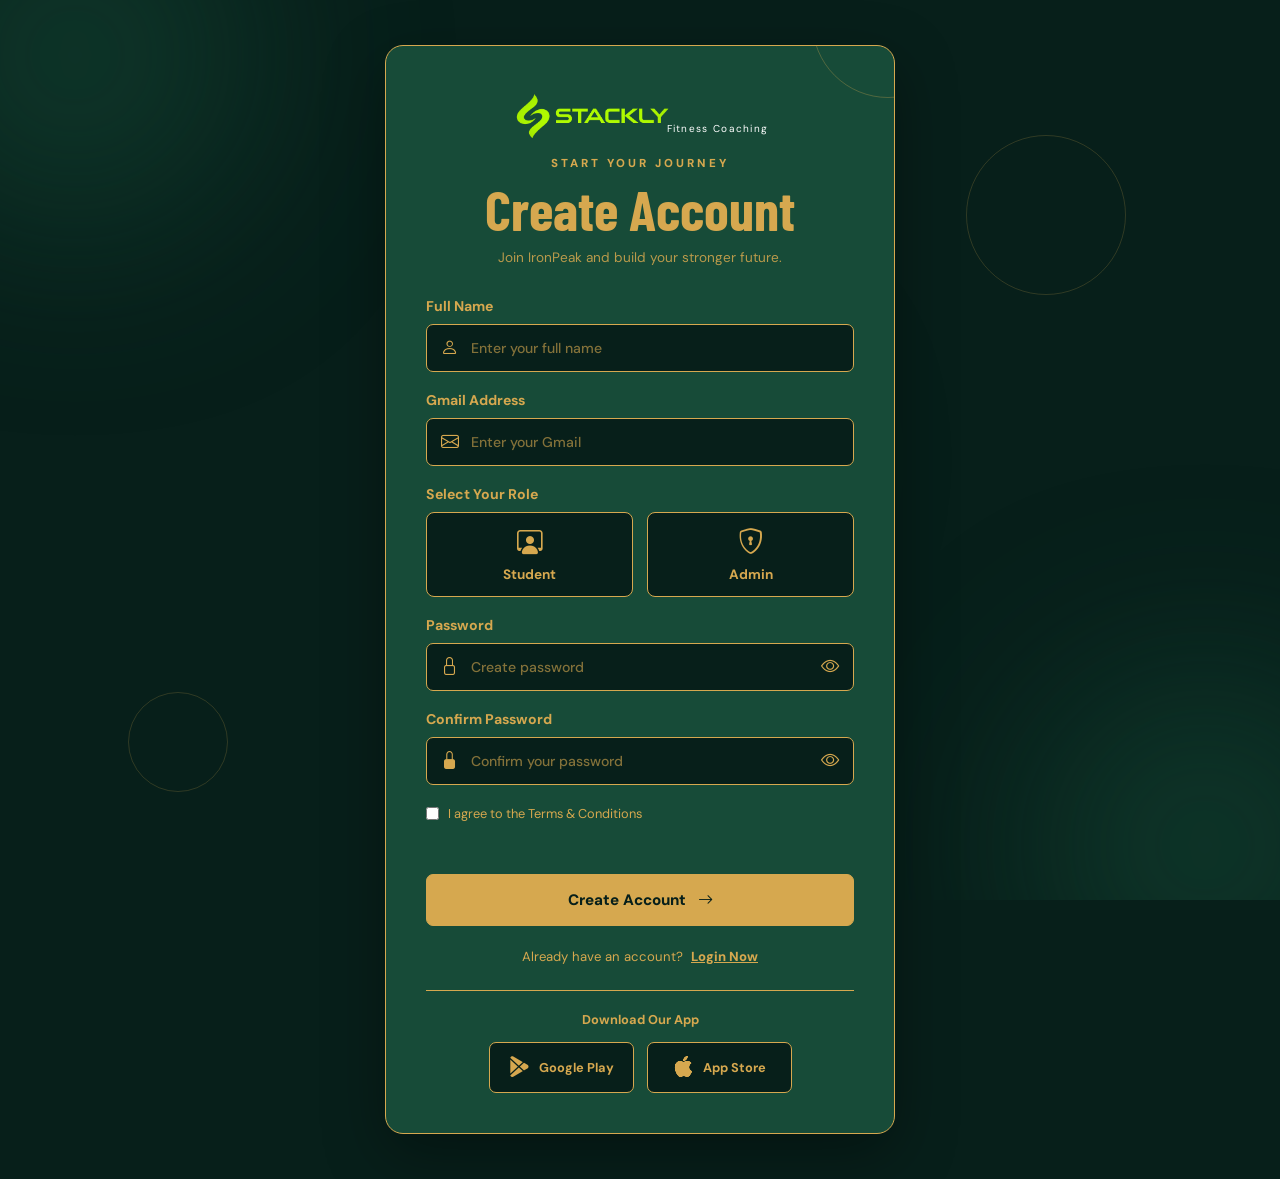
<file: signup.html>
<!DOCTYPE html>
<html lang="en">
<head>
    <meta charset="UTF-8">
    <meta name="viewport" content="width=device-width, initial-scale=1.0">

    <title>IronPeak | Sign Up</title>

    <!-- Google Fonts -->
    <link rel="preconnect" href="https://fonts.googleapis.com">
    <link href="https://fonts.googleapis.com/css2?family=Barlow+Condensed:wght@500;600;700;800&family=DM+Sans:wght@400;500;600;700;800&display=swap" rel="stylesheet">

    <!-- Bootstrap Icons -->
    <link rel="stylesheet" href="https://cdn.jsdelivr.net/npm/bootstrap-icons@1.11.3/font/bootstrap-icons.min.css">

    <!-- AOS CSS -->
    <link rel="stylesheet" href="https://unpkg.com/aos@2.3.4/dist/aos.css">

    <!-- Custom CSS -->
    <link rel="stylesheet" href="css/signup.css">
</head>

<body>

    <!-- Background Animation -->
    <div class="background-animation">
        <span class="glow glow-one"></span>
        <span class="glow glow-two"></span>
        <span class="glow glow-three"></span>
        <span class="circle circle-one"></span>
        <span class="circle circle-two"></span>
    </div>

    <main class="signup-section">

        <div class="signup-container" data-aos="zoom-in">

            <!-- Logo -->
            <a href="index.html" class="logo">
    <img src="assets/logo img1.webp" alt="IronPeak Logo">

      <small>Fitness Coaching</small>
    </a>
            <!-- Heading -->
            <div class="signup-heading" data-aos="fade-up" data-aos-delay="200">
                <span class="eyebrow">START YOUR JOURNEY</span>
                <h1>Create <span>Account</span></h1>
                <p>Join IronPeak and build your stronger future.</p>
            </div>

            <!-- Signup Form -->
            <form id="signupForm" novalidate>

                <!-- Full Name -->
                <div class="form-group" data-aos="fade-right" data-aos-delay="300">
                    <label for="fullname">Full Name</label>

                    <div class="input-box">
                        <i class="bi bi-person"></i>
                        <input type="text"
                            id="fullname"
                            placeholder="Enter your full name"
                            autocomplete="name"
                            required>
                    </div>
                </div>

                <!-- Email -->
                <div class="form-group" data-aos="fade-left" data-aos-delay="350">
                    <label for="email">Gmail Address</label>

                    <div class="input-box">
                        <i class="bi bi-envelope"></i>
                        <input type="email"
                            id="email"
                            placeholder="Enter your Gmail"
                            autocomplete="email"
                            required>
                    </div>
                </div>

                <!-- Role Selection -->
                <div class="form-group role-group" data-aos="fade-up" data-aos-delay="400">

                    <label>Select Your Role</label>

                    <div class="role-options">

                        <label class="role-card">
                            <input type="radio" name="role" value="student" required>

                            <span class="role-content">
                                <i class="bi bi-person-workspace"></i>
                                <strong>Student</strong>
                            </span>
                        </label>

                        <label class="role-card">
                            <input type="radio" name="role" value="admin">

                            <span class="role-content">
                                <i class="bi bi-shield-lock"></i>
                                <strong>Admin</strong>
                            </span>
                        </label>

                    </div>
                </div>

                <!-- Password -->
                <div class="form-group" data-aos="fade-right" data-aos-delay="450">
                    <label for="password">Password</label>

                    <div class="input-box password-box">
                        <i class="bi bi-lock"></i>

                        <input type="password"
                            id="password"
                            placeholder="Create password"
                            autocomplete="new-password"
                            required>

                        <button type="button" class="toggle-password" data-target="password" aria-label="Show password">
                            <i class="bi bi-eye"></i>
                        </button>
                    </div>
                </div>

                <!-- Confirm Password -->
                <div class="form-group" data-aos="fade-left" data-aos-delay="500">
                    <label for="confirmPassword">Confirm Password</label>

                    <div class="input-box password-box">
                        <i class="bi bi-lock-fill"></i>

                        <input type="password"
                            id="confirmPassword"
                            placeholder="Confirm your password"
                            autocomplete="new-password"
                            required>

                        <button type="button" class="toggle-password" data-target="confirmPassword" aria-label="Show password">
                            <i class="bi bi-eye"></i>
                        </button>
                    </div>
                </div>

                <!-- Terms -->
                <div class="terms" data-aos="fade-up" data-aos-delay="550">
                    <label>
                        <input type="checkbox" id="terms">
                        <span>I agree to the Terms & Conditions</span>
                    </label>
                </div>

                <!-- Message -->
                <p id="signupMessage" class="signup-message" aria-live="polite"></p>

                <!-- Signup Button -->
                <button type="submit" class="signup-btn" data-aos="fade-up" data-aos-delay="600">
                    Create Account
                    <i class="bi bi-arrow-right"></i>
                </button>

            </form>

            <!-- Login Link -->
            <p class="login-link" data-aos="fade-up" data-aos-delay="650">
                Already have an account?
                <a href="login.html">Login Now</a>
            </p>

            <!-- Store Icons -->
            <div class="store-section" data-aos="fade-up" data-aos-delay="700">

                <p>Download Our App</p>

                <div class="store-icons">
                    <a href="404.html" aria-label="Google Play Store">
                        <i class="bi bi-google-play"></i>
                        <span>Google Play</span>
                    </a>

                    <a href="404.html" aria-label="Apple App Store">
                        <i class="bi bi-apple"></i>
                        <span>App Store</span>
                    </a>
                </div>

            </div>

        </div>

    </main>

    <!-- AOS JS -->
    <script src="https://unpkg.com/aos@2.3.4/dist/aos.js"></script>

    <!-- Custom JS -->
    <script src="js/signup.js"></script>

</body>
</html>
</file>
<file: css/style.css>
/* =====================================================
   IRONPEAK FITNESS COACHING
   DARK GREEN + GREEN + GOLD THEME
   COMPLETE RESPONSIVE CSS
===================================================== */

/* ===== 01. ROOT VARIABLES ===== */

:root {
    --dark: #071F1A;
    --green: #174B38;
    --gold: #D6A84F;

    --gold-light: #E7C778;
    --dark-green: #0B2D23;

    --r: 6px;
    --container: 1180px;
}

* {
    margin: 0;
    padding: 0;
    box-sizing: border-box;
}

html {
    scroll-behavior: smooth;
    scroll-padding-top: 90px;
}

body {
    font-family: 'DM Sans', system-ui, sans-serif;
    color: var(--gold);
    background: var(--dark);
    line-height: 1.65;
    font-size: 17px;
    overflow-x: hidden;
}

img {
    max-width: 100%;
    display: block;
}

a {
    color: inherit;
    text-decoration: none;
}

ul {
    list-style: none;
}

button,
input,
select,
textarea {
    font: inherit;
}

button {
    cursor: pointer;
}

h1, h2, h3, h4 {
    font-family: 'Barlow Condensed', sans-serif;
    line-height: 1.05;
    letter-spacing: .5px;
    color: var(--gold);
}

h1 {
    font-size: clamp(2.8rem, 7vw, 5.6rem);
    font-weight: 800;
}

h2 {
    font-size: clamp(2.1rem, 4vw, 3.2rem);
    font-weight: 700;
    margin-bottom: .6rem;
}

h3 {
    font-size: 1.6rem;
    font-weight: 700;
    margin-bottom: .4rem;
}

p {
    max-width: 62ch;
}

:focus-visible {
    outline: 3px solid var(--gold);
    outline-offset: 3px;
}

/* ===== 02. COMMON CLASSES ===== */

.container {
    width: min(var(--container), 92%);
    margin-inline: auto;
}

.narrow {
    width: min(820px, 92%);
    margin-inline: auto;
}

.center {
    text-align: center;
}

.center p {
    margin-inline: auto;
}

.section {
    padding: 96px 0;
}

.alt {
    background: var(--green);
}

.head {
    margin-bottom: 48px;
}

.head p {
    color: var(--gold);
}

.head.light h2,
.head.light p {
    color: var(--gold);
}

.split {
    display: grid;
    grid-template-columns: 1fr 1fr;
    gap: 64px;
    align-items: center;
}

.grid-3 {
    display: grid;
    grid-template-columns: repeat(3, 1fr);
    gap: 28px;
}

.grid-4 {
    display: grid;
    grid-template-columns: repeat(4, 1fr);
    gap: 24px;
}

.btn-row {
    display: flex;
    gap: 16px;
    flex-wrap: wrap;
    margin-top: 32px;
}

.btn-row.center {
    justify-content: center;
}

/* ===== 03. BUTTONS ===== */

.btn {
    display: inline-flex;
    justify-content: center;
    align-items: center;
    gap: 9px;
    padding: 13px 28px;
    border: 1px solid var(--gold);
    border-radius: var(--r);
    font-size: 15px;
    font-weight: 800;
    transition: .3s ease;
    cursor: pointer;
}

.btn-solid {
    background: var(--gold);
    color: var(--dark);
}

.btn-solid:hover {
    background: transparent;
    color: var(--gold);
    transform: translateY(-3px);
}

.btn-outline {
    background: transparent;
    color: var(--gold);
}

.btn-outline:hover {
    background: var(--gold);
    color: var(--dark);
    transform: translateY(-3px);
}

.btn-skew {
    display: inline-block;
    padding: 12px 30px;
    background: var(--gold);
    color: var(--dark);
    border-radius: var(--r);
    font-weight: 800;
    transition: .3s;
}

.btn-skew:hover {
    background: var(--gold-light);
    transform: translateY(-3px);
}

/* =====================================================
   04. HEADER
===================================================== */

.site-header {
    width: 100%;
    position: fixed;
    top: 0;
    left: 0;
    z-index: 1000;
    background: var(--dark);
    border-bottom: 1px solid rgba(214, 168, 79, .25);
    transition: .3s ease;
}

.site-header.scrolled {
    background: var(--dark);
    box-shadow: 0 5px 25px rgba(0, 0, 0, .35);
}

.nav-wrap {
    min-height: 85px;
    display: flex;
    align-items: center;
    justify-content: space-between;
    gap: 25px;
}

/* LOGO */
.logo {
    display: inline-flex;
    align-items: center;
    text-decoration: none;
}

.logo img {
    width: 160px;
    height: 60px;
    object-fit: contain;
    display: block;
}

.logo small {
    display: block;
    margin-left: -5px;
    margin-top: 25px;
    color: white;
    font-size: 10px;
    letter-spacing: 1.3px;
}

/* NAVIGATION */

.main-nav {
    margin-left: auto;
}

.main-nav ul {
    display: flex;
    align-items: center;
    gap: 27px;
    margin: 0;
    padding: 0;
}

.main-nav ul li a {
    position: relative;
    color: var(--gold);
    font-size: 16px;
    font-weight: 700;
    transition: .3s ease;
}

.main-nav ul li a:hover,
.main-nav ul li a.active {
    color: var(--gold-light);
}

.main-nav ul li a::after {
    content: "";
    position: absolute;
    left: 0;
    bottom: -8px;
    width: 0;
    height: 2px;
    background: var(--gold);
    transition: .3s;
}

.main-nav ul li a:hover::after,
.main-nav ul li a.active::after {
    width: 100%;
}

/* HEADER LOGIN */

.nav-cta {
    display: inline-flex !important;
    justify-content: center;
    align-items: center;
    gap: 8px;
    padding: 12px 25px;
    background: var(--gold);
    color: var(--dark) !important;
    border: 1px solid var(--gold);
    border-radius: var(--r);
    font-size: 14px;
    font-weight: 800;
    white-space: nowrap;
    transition: .3s;
    flex-shrink: 0;
}

.nav-cta:hover {
    background: transparent;
    color: var(--gold) !important;
    transform: translateY(-3px);
}

/* BURGER */

.burger {
    display: none;
    width: 42px;
    height: 42px;
    padding: 9px;
    background: transparent;
    border: 1px solid var(--gold);
    color: var(--gold);
    border-radius: 5px;
    flex-shrink: 0;
    cursor: pointer;
}

.burger span {
    display: block;
    width: 100%;
    height: 2px;
    margin: 5px 0;
    background: var(--gold);
    transition: .3s ease;
}

.burger.active span:nth-child(1) {
    transform: translateY(7px) rotate(45deg);
}

.burger.active span:nth-child(2) {
    opacity: 0;
}

.burger.active span:nth-child(3) {
    transform: translateY(-7px) rotate(-45deg);
}

@media (max-width: 820px) {
    .burger {
        display: block;
    }
}


/* ===== HERO SECTION WITH BACKGROUND IMAGE ===== */

.hero {
    min-height: 100vh;
    display: flex;
    align-items: center;
    position: relative;
    overflow: hidden;

    background:
        linear-gradient(
            100deg,
            rgba(7, 31, 26, 0.96) 10%,
            rgba(7, 31, 26, 0.75) 55%,
            rgba(7, 31, 26, 0.35) 100%
        ),
        url("../assets/img22.webp") center/cover no-repeat;

    color: var(--gold);
    padding: 120px 0 80px;
}

.hero-inner {
    padding-top: 85px;
}

.hero h1 {
    max-width: 850px;
}

.hero p {
    font-size: 1.2rem;
    margin-top: 22px;
    color: var(--gold);
}

/* =====================================================
   06. STATS
===================================================== */

.stats {
    background: var(--green);
    color: var(--gold);
    padding: 56px 0;
}

.stats-grid {
    display: grid;
    grid-template-columns: repeat(4, 1fr);
    text-align: center;
}

.stats-grid > div {
    padding: 10px;
    border-right: 1px solid rgba(214, 168, 79, .3);
}

.stats-grid > div:last-child {
    border: 0;
}

.stats b {
    display: block;
    font-family: 'Barlow Condensed', sans-serif;
    font-size: 3.6rem;
    color: var(--gold);
    line-height: 1;
}

.stats span {
    color: var(--gold);
}

/* =====================================================
   07. INTRO
===================================================== */

.intro-img {
    position: relative;
}

.intro-img::before {
    content: "";
    position: absolute;
    inset: 24px -24px -24px 24px;
    border: 3px solid var(--gold);
    border-radius: var(--r);
    z-index: 0;
}

.intro-img img {
    position: relative;
    z-index: 1;
    width: 100%;
    height: 480px;
    object-fit: cover;
    border-radius: var(--r);
    background: var(--green);
}

.intro p {
    color: var(--gold);
    margin: 14px 0;
}

.ticks {
    margin: 20px 0 32px;
}

.ticks li {
    position: relative;
    padding-left: 34px;
    margin-bottom: 10px;
    font-weight: 500;
}

.ticks li::before {
    content: "";
    position: absolute;
    left: 0;
    top: 7px;
    width: 18px;
    height: 10px;
    border-left: 3px solid var(--gold);
    border-bottom: 3px solid var(--gold);
    transform: rotate(-45deg);
}

/* =====================================================
   08. SERVICES
===================================================== */

.svc {
    background: var(--green);
    border-radius: var(--r);
    overflow: hidden;
    padding-bottom: 26px;
    border: 1px solid rgba(214, 168, 79, .3);
    box-shadow: 0 2px 0 var(--gold);
    transition: .3s;
}

.svc:hover {
    transform: translateY(-8px);
    box-shadow: 0 2px 0 var(--gold),
                0 16px 30px rgba(0, 0, 0, .3);
}

.svc img {
    width: 100%;
    height: 190px;
    object-fit: cover;
    margin-bottom: 18px;
    background: var(--dark);
}

.svc h3,
.svc p {
    padding: 0 24px;
}

.svc p {
    color: var(--gold);
}

/* =====================================================
   09. PROGRAMS
===================================================== */

.programs {
    position: relative;
    isolation: isolate;
    overflow: hidden;
    padding: 110px 0;
    background:
        linear-gradient(
            110deg,
            rgba(7, 31, 26, 0.96),
            rgba(7, 31, 26, 0.82)
        ),
        url("../assets/img14.webp") center/cover no-repeat;
}

.glass {
    padding: 36px 30px;
    background: rgba(23, 75, 56, .92);
    border: 1px solid rgba(214, 168, 79, .4);
    backdrop-filter: blur(6px);
    border-radius: 10px;
    color: var(--gold);
}

.glass p {
    margin: 8px 0 26px;
    color: var(--gold);
}

.glass .btn-skew {
    padding: 12px 34px;
}

/* =====================================================
   10. TRAINERS
===================================================== */

.trainer {
    position: relative;
    height: 380px;
    overflow: hidden;
    border-radius: var(--r);
    background: var(--green);
}

.trainer img {
    width: 100%;
    height: 100%;
    object-fit: cover;
    transition: transform .5s;
}

.trainer:hover img {
    transform: scale(1.08);
}

.t-info {
    position: absolute;
    inset: auto 0 0 0;
    padding: 22px;
    color: var(--gold);
    background: linear-gradient(
        transparent,
        rgba(7, 31, 26, .98)
    );
    transform: translateY(48px);
    transition: .4s;
}

.trainer:hover .t-info {
    transform: translateY(0);
}

.t-info h3 {
    margin: 0;
}

.t-info span {
    color: var(--gold);
    font-size: .95rem;
}

.t-soc {
    display: flex;
    gap: 10px;
    margin-top: 12px;
}

.t-soc a {
    width: 34px;
    height: 34px;
    display: grid;
    place-items: center;
    border: 1px solid var(--gold);
    border-radius: 50%;
    font-size: .75rem;
    font-weight: 700;
}

.t-soc a:hover {
    background: var(--gold);
    color: var(--dark);
}

/* =====================================================
   11. BMI
===================================================== */

.bmi {
    background: var(--green);
    color: var(--gold);
}

.bmi p {
    margin-bottom: 22px;
}

.bmi-form {
    display: grid;
    gap: 16px;
}

.bmi-form label {
    display: grid;
    gap: 6px;
    font-weight: 700;
    font-size: .95rem;
    color: var(--gold);
}

.bmi-form input,
.bmi-form select {
    width: 100%;
    padding: 13px 14px;
    border: 2px solid var(--gold);
    border-radius: var(--r);
    background: var(--dark);
    color: var(--gold);
}

.bmi-result {
    padding: 48px;
    background: var(--dark);
    color: var(--gold);
    text-align: center;
    border-radius: 12px;
}

.bmi-result p {
    margin: 0 auto;
    color: var(--gold);
}

.bmi-result strong {
    display: block;
    font-family: 'Barlow Condensed', sans-serif;
    font-size: 6rem;
    color: var(--gold);
    line-height: 1;
}

.bmi-result.dark {
    background: var(--green);
}

/* =====================================================
   12. PRICING
===================================================== */

.plan {
    position: relative;
    padding: 40px 32px;
    background: var(--green);
    border: 2px solid var(--gold);
    border-radius: 12px;
    text-align: center;
    color: var(--gold);
}

.plan .price {
    margin: 6px 0 18px;
    font-family: 'Barlow Condensed', sans-serif;
    font-size: 3rem;
    font-weight: 700;
    color: var(--gold);
}

.plan .price small {
    font-family: 'DM Sans', sans-serif;
    font-size: 1rem;
}

.plan li {
    padding: 10px 0;
    border-bottom: 1px dashed rgba(214, 168, 79, .5);
}

.plan .btn {
    margin-top: 28px;
}

.plan.featured {
    background: var(--dark);
    border-color: var(--gold);
    transform: scale(1.05);
}

.plan.featured .price {
    color: var(--gold);
}

.plan.featured li {
    border-color: rgba(214, 168, 79, .4);
}

.badge {
    position: absolute;
    top: -15px;
    left: 50%;
    transform: translateX(-50%);
    padding: 4px 16px;
    background: var(--gold);
    color: var(--dark);
    font-weight: 700;
    font-size: .8rem;
    border-radius: 50px;
}

/* =====================================================
   13. TESTIMONIALS
===================================================== */
.testi {
    position: relative;
    isolation: isolate;
    overflow: hidden;
    padding: 110px 0;

    background:
        linear-gradient(
            110deg,
            rgba(7, 31, 26, 0.96),
            rgba(7, 31, 26, 0.82)
        ),
        url("../assets/img19.webp") center/cover no-repeat;
}
.slider {
    position: relative;
    max-width: 760px;
    min-height: 250px;
    margin: auto;
}

.slide {
    position: absolute;
    inset: 0 0 auto 0;
    opacity: 0;
    transition: opacity .7s;
    pointer-events: none;
}

.slide.active {
    position: relative;
    opacity: 1;
    pointer-events: auto;
}

.slide p {
    max-width: none;
    margin: 0 auto 22px;
    font-family: 'Barlow Condensed', sans-serif;
    font-size: 2rem;
    line-height: 1.25;
}

.slide b {
    display: block;
    color: var(--gold);
    font-size: 1.1rem;
}

.slide span {
    color: var(--gold);
}

.dots {
    display: flex;
    gap: 12px;
    justify-content: center;
    margin-top: 34px;
}

.dots button {
    width: 14px;
    height: 14px;
    background: var(--dark);
    border: 2px solid var(--gold);
    border-radius: 50%;
    cursor: pointer;
}

.dots button.on {
    background: var(--gold);
}

/* =====================================================
   14. CTA
===================================================== */

/* ===== FREE TRIAL CTA SECTION ===== */

.cta {
    position: relative;
    isolation: isolate;
    overflow: hidden;
    padding: 110px 0;

    background:
        linear-gradient(
            110deg,
            rgba(7, 31, 26, 0.96),
            rgba(7, 31, 26, 0.78)
        ),
        url("../assets/img17.webp") center/cover no-repeat;
}
.cta-box p {
    margin: 10px auto 28px;
}

.cta-form {
    display: flex;
    gap: 12px;
    justify-content: center;
    flex-wrap: wrap;
}

.cta-form input {
    width: min(380px, 100%);
    padding: 15px 20px;
    background: var(--green);
    color: var(--gold);
    border: 2px solid var(--gold);
    border-radius: var(--r);
}

.cta-form input::placeholder {
    color: var(--gold);
}

.form-msg {
    min-height: 1.4em;
    margin: 16px auto 0;
    font-weight: 700;
}

.form-msg.ok,
.form-msg.bad {
    color: var(--gold);
}

/* =====================================================
   15. FOOTER
===================================================== */

.site-footer {
    padding-top: 72px;
    background: var(--dark);
    color: var(--gold);
}

.footer-grid {
    display: grid;
    grid-template-columns: 1.6fr 1fr 1.3fr 1.3fr;
    gap: 40px;
}

.site-footer h4 {
    margin-bottom: 16px;
    color: var(--gold);
    font-size: 1.3rem;
}

.site-footer li {
    margin-bottom: 8px;
}

.site-footer li a {
    transition: .3s;
}

.site-footer li a:hover {
    color: var(--gold-light);
}

.site-footer p {
    margin: 16px 0;
}

.socials {
    display: flex;
    gap: 10px;
}

.socials a {
    width: 38px;
    height: 38px;
    display: grid;
    place-items: center;
    border: 1px solid var(--gold);
    border-radius: 50%;
    font-size: .8rem;
    font-weight: 700;
    transition: .3s;
}

.socials a:hover {
    background: var(--gold);
    color: var(--dark);
}

.footer-bottom {
    margin-top: 56px;
    padding: 22px 0;
    border-top: 1px solid var(--green);
    font-size: .9rem;
}

.footer-bottom p {
    max-width: none;
    margin: 0;
}

/* BACK TO TOP */

.to-top {
    position: fixed;
    right: 22px;
    bottom: 22px;
    z-index: 40;
    width: 50px;
    height: 50px;
    background: var(--gold);
    color: var(--dark);
    border: 0;
    border-radius: 50%;
    font-weight: 800;
    cursor: pointer;
    opacity: 0;
    visibility: hidden;
    transition: .3s;
}

.to-top.show {
    opacity: 1;
    visibility: visible;
}

/* =====================================================
   16. SHARED FORMS
===================================================== */

.field {
    margin-bottom: 18px;
}

.field label {
    display: block;
    margin-bottom: 6px;
    color: var(--gold);
    font-weight: 700;
    font-size: .95rem;
}

.field input,
.field select,
.field textarea {
    width: 100%;
    padding: 13px 14px;
    background: var(--green);
    color: var(--gold);
    border: 2px solid var(--gold);
    border-radius: var(--r);
    transition: .2s;
}

.field input::placeholder,
.field textarea::placeholder {
    color: var(--gold);
    opacity: .8;
}

.field input:focus,
.field select:focus,
.field textarea:focus {
    outline: none;
    border-color: var(--gold-light);
}

.field.invalid input,
.field.invalid select,
.field.invalid textarea {
    border-color: var(--gold-light);
}

.err {
    display: block;
    min-height: 1.1em;
    margin-top: 4px;
    color: var(--gold);
    font-size: .85rem;
}

/* TABS */

.tabs {
    display: flex;
    gap: 8px;
    flex-wrap: wrap;
    margin-bottom: 28px;
}

.tab {
    padding: 11px 26px;
    background: var(--dark);
    color: var(--gold);
    border: 2px solid var(--gold);
    border-radius: 50px;
    font: 700 1rem 'DM Sans', sans-serif;
    cursor: pointer;
    transition: .25s;
}

.tab.on,
.tab:hover {
    background: var(--gold);
    color: var(--dark);
}

/* =====================================================
   17. 404 PAGE
===================================================== */

.err-page {
    min-height: 100vh;
    display: grid;
    place-items: center;
    padding: 120px 0 60px;
    color: var(--gold);
    background:
        linear-gradient(
            rgba(7, 31, 26, .96),
            rgba(7, 31, 26, .96)
        ),
        var(--bg, none) center/cover;
    text-align: center;
}

.err-page h1 {
    font-size: clamp(7rem, 22vw, 14rem);
    color: var(--gold);
    line-height: .9;
}

/* =====================================================
   18. TABLET RESPONSIVE
===================================================== */

@media (max-width: 1050px) {

    .nav-wrap {
        gap: 15px;
    }

    .logo {
        font-size: 25px;
    }

    .main-nav ul {
        gap: 16px;
    }

    .main-nav ul li a {
        font-size: 13px;
    }

    .nav-cta {
        padding: 11px 17px;
    }

    .split {
        gap: 35px;
    }

    .footer-grid {
        grid-template-columns: 1fr 1fr;
    }
}

/* =====================================================
   19. MOBILE NAVIGATION - NO OVERFLOW
===================================================== */

@media (max-width: 820px) {

    html,
    body {
        width: 100%;
        max-width: 100%;
        overflow-x: clip;
    }

    .nav-wrap {
        width: 90%;
        min-height: 75px;
        display: flex;
        align-items: center;
        gap: 10px;
    }

    .logo {
        font-size: 22px;
        flex-shrink: 0;
    }

    .logo-mark {
        width: 39px;
        height: 39px;
        flex-shrink: 0;
    }

    .burger {
        display: flex;
        flex-direction: column;
        justify-content: center;
        align-items: center;
        gap: 6px;
        order: 3;
        flex-shrink: 0;
        cursor: pointer;
        z-index: 1002;
    }

    /* LOGIN BUTTON */

    .nav-cta {
        display: inline-flex !important;
        align-items: center;
        justify-content: center;
        order: 2;
        margin-left: auto;
        padding: 10px 14px;
        font-size: 13px;
        flex-shrink: 0;
        white-space: nowrap;
    }

    /* MOBILE NAV DRAWER */

    .main-nav {
        position: fixed;
        top: 75px;
        right: 0;
        width: min(490px, 95vw);
        height: calc(100dvh - 75px);
        margin: 0;
        left: 30px;
        padding: 40px 30px;
        background: var(--dark);
        border-left: 1px solid rgba(214,168,79,.3);

        overflow-y: auto;
        overflow-x: hidden;

        transform: translateX(110%);
        visibility: hidden;
        transition: transform .35s ease, visibility .35s ease;

        z-index: 1001;
    }

    .main-nav.open {
        transform: translateX(0);
        visibility: visible;
    }

    .main-nav ul {
        display: flex;
        flex-direction: column;
        align-items: stretch;
        gap: 0;
        padding: 0;
        margin: 0;
        width: 100%;
    }

    .main-nav ul li {
        width: 100%;
        list-style: none;
    }

    .main-nav ul li a {
        display: block;
        width: 100%;
        padding: 15px 0;
        font-size: 16px;
        border-bottom: 1px solid rgba(214,168,79,.2);
        overflow-wrap: break-word;
    }

    .main-nav ul li a::after {
        display: none;
    }

    .split {
        grid-template-columns: minmax(0, 1fr);
        gap: 35px;
    }

    .grid-3 {
        grid-template-columns: repeat(2, minmax(0, 1fr));
    }

    .grid-4 {
        grid-template-columns: repeat(2, minmax(0, 1fr));
    }

    .stats-grid {
        grid-template-columns: repeat(2, minmax(0, 1fr));
        gap: 20px;
    }

    .stats-grid > div {
        border: 0;
    }

    .plan.featured {
        transform: none;
    }

    .programs {
        background-attachment: scroll;
    }

    img,
    video,
    iframe {
        max-width: 100%;
    }

    .container,
    .section,
    .hero,
    .page-hero {
        max-width: 100%;
    }

    .row,
    .footer-grid,
    .contact-grid {
        min-width: 0;
    }
}


/* =====================================================
   20. SMALL MOBILE - 600px
===================================================== */

@media (max-width: 600px) {

    body {
        font-size: 15px;
    }

    .container {
        width: 90%;
        max-width: 120%;
    }

    .section {
        padding: 65px 0;
    }

    .head {
        margin-bottom: 32px;
    }

    h1 {
        font-size: clamp(2.4rem, 11vw, 3.8rem);
        overflow-wrap: break-word;
    }

    h2 {
        font-size: clamp(1.8rem, 8vw, 2.2rem);
    }

    .grid-3,
    .grid-4 {
        grid-template-columns: minmax(0, 1fr);
    }

    .stats-grid {
        grid-template-columns: repeat(2, minmax(0, 1fr));
    }

    .stats {
        padding: 40px 0;
    }

    .stats b {
        font-size: 2.5rem;
    }

    .intro-img img {
        width: 100%;
        height: 320px;
        object-fit: cover;
    }

    .intro-img::before {
        display: none;
    }

    .trainer {
        height: 320px;
        max-width: 100%;
    }

    .t-info {
        transform: translateY(0);
    }

    .slide p {
        font-size: 1.4rem;
    }

    .slider {
        min-height: 260px;
        width: 100%;
    }

    .bmi-result {
        padding: 25px 15px;
    }

    .bmi-result strong {
        font-size: 3.5rem;
    }

    .footer-grid {
        grid-template-columns: minmax(0, 1fr);
        gap: 28px;
    }

    .footer-bottom {
        margin-top: 30px;
        text-align: center;
    }

    /* HEADER */

    .nav-wrap {
        gap: 7px;
    }

    .logo {
        font-size: 19px;
        gap: 5px;
    }

    .logo-mark {
        width: 34px;
        height: 34px;
        font-size: 13px;
    }

    .logo small {
        font-size: 8px;
        letter-spacing: 1px;
        margin-top: 22px;
    }

    .nav-cta {
        padding: 9px 10px;
        font-size: 11px;
        gap: 4px;
    }

    .burger {
        width: 36px;
        height: 36px;
    }

    .hero {
        min-height: 85vh;
    }

    .hero-inner {
        padding-top: 90px;
    }

    .page-hero {
        padding: 140px 0 65px;
    }

    .btn-row {
        gap: 10px;
        flex-wrap: wrap;
    }

    .btn {
        padding: 10px 17px;
        font-size: 17px;
        width: 100%;
    }

    .plan {
        padding: 30px 20px;
    }

    .err-page h1 {
        font-size: clamp(5rem, 22vw, 7rem);
    }

    /* FORM RESPONSIVE */

    input,
    select,
    textarea {
        max-width: 100%;
        min-width: 0;
    }

    .contact-grid,
    .benefit-grid,
    .options-grid,
    .process-grid {
        grid-template-columns: minmax(0, 1fr);
    }
}


/* =====================================================
   21. EXTRA SMALL DEVICES - 360px
===================================================== */

@media (max-width: 360px) {

    .container {
        width: 92%;
    }

    .nav-wrap {
        gap: 5px;
    }

    .logo {
        font-size: 16px;
    }

    .logo-mark {
        width: 30px;
        height: 30px;
        font-size: 11px;
    }

    .logo small {
        font-size: 7px;
        letter-spacing: .5px;
    }

    .nav-cta {
        padding: 8px 8px;
        font-size: 10px;
    }

    .burger {
        width: 32px;
        height: 32px;
        padding: 6px;
    }

    .main-nav {
        width: 100vw;
        left: 1px;
        padding: 20px 30px;
    }

    h1 {
        font-size: 2.3rem;
    }

    h2 {
        font-size: 1.7rem;
    }

    .stats-grid {
        gap: 12px;
    }

    .btn {
        padding: 10px 13px;
        font-size: 12px;
    }
}


/* =====================================================
   22. GLOBAL OVERFLOW PROTECTION
===================================================== */

html {
    width: 100%;
    max-width: 100%;
    overflow-x: clip;
    scroll-behavior: smooth;
}

body {
    width: 100%;
    max-width: 100%;
    overflow-x: clip;
}

img,
svg,
video,
canvas {
    max-width: 100%;
}

*,
*::before,
*::after {
    box-sizing: border-box;
}


/* =====================================================
   23. REDUCED MOTION
===================================================== */

@media (prefers-reduced-motion: reduce) {

    *,
    *::before,
    *::after {
        animation: none !important;
        transition: none !important;
        scroll-behavior: auto !important;
    }
}
</file>
<file: css/about.css>
/* =====================================================
   IRONPEAK FITNESS COACHING
   DARK GREEN + GREEN + GOLD THEME
   COMPLETE RESPONSIVE CSS
===================================================== */

/* =====================================================
   01. ROOT VARIABLES
===================================================== */

:root {
    --dark: #071F1A;
    --green: #174B38;
    --gold: #D6A84F;

    --gold-light: #E7C778;
    --dark-green: #0B2D23;

    --text: #F5F1E7;
    --muted: #B8C4BC;
    --white: #FFFFFF;
    --danger: #ff6464;

    --heading: "Barlow Condensed", sans-serif;
    --body: "DM Sans", sans-serif;

    --r: 6px;
    --container: 1180px;
}

/* =====================================================
   02. RESET & GLOBAL
===================================================== */

* {
    margin: 0;
    padding: 0;
    box-sizing: border-box;
}

html {
    scroll-behavior: smooth;
    scroll-padding-top: 90px;
}

body {
    font-family: var(--body);
    color: var(--text);
    background: var(--dark);
    line-height: 1.65;
    font-size: 16px;
    overflow-x: hidden;
}

img {
    max-width: 100%;
    display: block;
}

a {
    color: inherit;
    text-decoration: none;
}

ul {
    list-style: none;
}

button,
input,
select,
textarea {
    font: inherit;
}

button {
    cursor: pointer;
}

h1,
h2,
h3,
h4 {
    font-family: var(--heading);
    line-height: 1.05;
    letter-spacing: .5px;
    color: var(--gold);
}

h1 {
    font-size: clamp(2.8rem, 7vw, 5.6rem);
    font-weight: 800;
}

h2 {
    font-size: clamp(2.1rem, 4vw, 3.2rem);
    font-weight: 700;
    margin-bottom: .6rem;
}

h3 {
    font-size: 1.6rem;
    font-weight: 700;
    margin-bottom: .4rem;
}

p {
    max-width: 62ch;
}

:focus-visible {
    outline: 3px solid var(--gold);
    outline-offset: 3px;
}

/* =====================================================
   03. COMMON CLASSES
===================================================== */

.container {
    width: min(var(--container), 92%);
    margin-inline: auto;
}

.narrow {
    width: min(820px, 92%);
    margin-inline: auto;
}

.center {
    text-align: center;
}

.center p {
    margin-inline: auto;
}

.section {
    padding: 96px 0;
}

.alt {
    background: var(--green);
}

.head {
    margin-bottom: 48px;
}

.head p {
    color: var(--muted);
}

.head.light h2,
.head.light p {
    color: var(--white);
}

.split {
    display: grid;
    grid-template-columns: 1fr 1fr;
    gap: 64px;
    align-items: center;
}

.grid-3 {
    display: grid;
    grid-template-columns: repeat(3, 1fr);
    gap: 28px;
}

.grid-4 {
    display: grid;
    grid-template-columns: repeat(4, 1fr);
    gap: 24px;
}

.btn-row {
    display: flex;
    gap: 16px;
    flex-wrap: wrap;
    margin-top: 32px;
}

.btn-row.center {
    justify-content: center;
}

/* =====================================================
   04. BUTTONS
===================================================== */

.btn {
    display: inline-flex;
    justify-content: center;
    align-items: center;
    gap: 9px;

    padding: 13px 28px;

    border: 1px solid var(--gold);
    border-radius: var(--r);

    font-size: 15px;
    font-weight: 800;

    transition: .3s ease;
    cursor: pointer;
}

.btn-solid {
    background: var(--gold);
    color: var(--dark);
}

.btn-solid:hover {
    background: transparent;
    color: var(--gold);
    transform: translateY(-3px);
}

.btn-outline {
    background: transparent;
    color: var(--gold);
}

.btn-outline:hover {
    background: var(--gold);
    color: var(--dark);
    transform: translateY(-3px);
}

.btn-skew {
    display: inline-block;
    padding: 12px 30px;

    background: var(--gold);
    color: var(--dark);

    border-radius: var(--r);
    font-weight: 800;

    transition: .3s;
}

.btn-skew:hover {
    background: var(--gold-light);
    transform: translateY(-3px);
}

/* =====================================================
   05. HEADER
===================================================== */

.site-header {
    width: 100%;
    position: fixed;
    top: 0;
    left: 0;
    z-index: 1000;

    background: var(--dark);
    border-bottom: 1px solid rgba(214, 168, 79, .25);

    transition: .3s ease;
}

.site-header.scrolled {
    background: var(--dark);
    box-shadow: 0 5px 25px rgba(0, 0, 0, .35);
}

.nav-wrap {
    min-height: 85px;

    display: flex;
    align-items: center;
    justify-content: space-between;
    gap: 25px;
}

/* LOGO */

.logo {
    display: inline-flex;
    align-items: center;
    flex-shrink: 0;
}

.logo img {
    width: 160px;
    height: 60px;
    object-fit: contain;
}

.logo small {
    display: block;
    margin-left: -5px;
    margin-top: 25px;

    color: var(--white);
    font-size: 10px;
    letter-spacing: 1.3px;
}

/* NAVIGATION */

.main-nav {
    margin-left: auto;
}

.main-nav ul {
    display: flex;
    align-items: center;
    gap: 27px;
    margin: 0;
    padding: 0;
}

.main-nav ul li a {
    position: relative;

    color: var(--gold);
    font-size: 15px;
    font-weight: 700;

    transition: .3s ease;
}

.main-nav ul li a:hover,
.main-nav ul li a.active {
    color: var(--gold-light);
}

.main-nav ul li a::after {
    content: "";

    position: absolute;
    left: 0;
    bottom: -8px;

    width: 0;
    height: 2px;

    background: var(--gold);
    transition: .3s;
}

.main-nav ul li a:hover::after,
.main-nav ul li a.active::after {
    width: 100%;
}

/* LOGIN BUTTON */

.nav-cta {
    display: inline-flex !important;
    justify-content: center;
    align-items: center;
    gap: 8px;

    padding: 12px 25px;

    background: var(--gold);
    color: var(--dark) !important;

    border: 1px solid var(--gold);
    border-radius: var(--r);

    font-size: 14px;
    font-weight: 800;
    white-space: nowrap;

    transition: .3s;
    flex-shrink: 0;
}

.nav-cta:hover {
    background: transparent;
    color: var(--gold) !important;
    transform: translateY(-3px);
}

/* BURGER */

.burger {
    display: none;

    width: 42px;
    height: 42px;
    padding: 9px;

    background: transparent;
    border: 1px solid var(--gold);
    color: var(--gold);
    border-radius: 5px;

    flex-shrink: 0;
    cursor: pointer;
}

.burger span {
    display: block;
    width: 100%;
    height: 2px;

    margin: 5px 0;
    background: var(--gold);

    transition: .3s ease;
}

.burger.active span:nth-child(1) {
    transform: translateY(7px) rotate(45deg);
}

.burger.active span:nth-child(2) {
    opacity: 0;
}

.burger.active span:nth-child(3) {
    transform: translateY(-7px) rotate(-45deg);
}

/* =====================================================
   06. SECTION 1 - HERO
===================================================== */

.about-hero {
    min-height: 680px;

    display: flex;
    align-items: center;

    position: relative;

    background:
        linear-gradient(
            90deg,
            rgba(7, 31, 26, .97),
            rgba(7, 31, 26, .75),
            rgba(7, 31, 26, .3)
        ),
        url("../assets/img13.webp")
        center / cover no-repeat;
}

.hero-content {
    max-width: 720px;
    padding: 110px 0;
}

.hero-content h1 {
    font-size: clamp(48px, 7vw, 88px);
    line-height: .98;
    margin-bottom: 25px;
}

.hero-content p {
    max-width: 560px;
    color: var(--muted);
    font-size: 16px;
    margin-bottom: 32px;
}

.hero-buttons {
    display: flex;
    flex-wrap: wrap;
    gap: 15px;
}

.hero-label {
    position: absolute;
    right: 5%;
    bottom: 45px;

    display: flex;
    align-items: center;
    gap: 15px;

    color: var(--white);
    letter-spacing: 2px;
    font-size: 12px;
}

.hero-label strong {
    font-size: 35px;
    font-family: var(--heading);
}

/* SECTION HEADING */

.section-heading {
    max-width: 700px;
    text-align: center;
    margin: 0 auto 55px;
}

.section-heading p {
    max-width: 550px;
    margin: auto;
    color: var(--muted);
}

/* =====================================================
   07. SECTION 2 - STORY
===================================================== */

.about-story {
    background: var(--dark);
}

.story-grid {
    display: grid;
    grid-template-columns: 1fr 1fr;
    align-items: center;
    gap: 75px;
}

.story-image {
    position: relative;
}

.story-image img {
    width: 100%;
    height: 570px;

    object-fit: cover;
    object-position: center;

    border-radius: 160px 160px 5px 5px;
    border: 2px solid rgba(214, 168, 79, .4);
}

.experience-box {
    position: absolute;
    bottom: 30px;
    right: -25px;

    background: var(--gold);
    color: var(--dark);

    padding: 22px 30px;

    display: flex;
    flex-direction: column;
}

.experience-box strong {
    font-family: var(--heading);
    font-size: 45px;
}

.experience-box span {
    font-size: 12px;
    font-weight: 800;
}

.story-content h2 {
    margin-bottom: 25px;
}

.story-content > p {
    color: var(--muted);
    margin-bottom: 15px;
}

.story-points {
    margin: 25px 0;
}

.story-points p {
    color: var(--text);
    margin-bottom: 12px;
}

.story-points i {
    color: var(--gold);
    margin-right: 10px;
}

/* =====================================================
   08. SECTION 3 - PURPOSE
===================================================== */

.purpose-section {
    background: var(--green);
}

.purpose-grid {
    display: grid;
    grid-template-columns: repeat(3, 1fr);
    gap: 25px;
}

.purpose-card {
    padding: 40px 30px;

    background: var(--dark);
    border: 1px solid rgba(214, 168, 79, .3);

    transition: .4s;
}

.purpose-card:hover {
    transform: translateY(-12px);
    border-color: var(--gold);
}

.purpose-card.featured {
    background: var(--gold);
    color: var(--dark);
    transform: translateY(-12px);
}

.purpose-card.featured h3 {
    color: var(--dark);
}

.purpose-card.featured p {
    color: var(--dark);
}

.purpose-card.featured .purpose-icon {
    background: var(--dark);
    color: var(--gold);
}

.purpose-icon {
    width: 65px;
    height: 65px;

    display: grid;
    place-items: center;

    background: var(--green);
    color: var(--gold);

    font-size: 28px;
    margin-bottom: 25px;
}

.purpose-card h3 {
    font-size: 27px;
    margin-bottom: 15px;
}

.purpose-card p {
    color: var(--muted);
    font-size: 14px;
}

/* =====================================================
   09. SECTION 4 - JOURNEY
===================================================== */

.journey-section {
    background: var(--dark);
}

.timeline {
    max-width: 850px;
    margin: auto;
    position: relative;
}

.timeline::before {
    content: "";

    position: absolute;
    width: 2px;

    background: var(--gold);

    top: 0;
    bottom: 0;
    left: 50%;

    transform: translateX(-50%);
}

.timeline-item {
    width: 50%;
    position: relative;
    padding: 15px 55px 35px 0;
}

.timeline-item.right {
    margin-left: 50%;
    padding: 15px 0 35px 55px;
}

.timeline-year {
    display: inline-block;

    background: var(--gold);
    color: var(--dark);

    padding: 10px 22px;

    font-size: 23px;
    font-family: var(--heading);
    font-weight: 800;

    margin-bottom: 15px;
}

.timeline-content {
    background: var(--green);
    padding: 25px;
    border-left: 3px solid var(--gold);
}

.timeline-content h3 {
    font-size: 25px;
    margin-bottom: 10px;
}

.timeline-content p {
    color: var(--muted);
    font-size: 14px;
}

/* =====================================================
   10. SECTION 5 - STATS
===================================================== */

.stats-section {
    background:
        linear-gradient(
            rgba(7, 31, 26, .91),
            rgba(7, 31, 26, .94)
        ),
        url("../assets/img14.webp")
        center / cover no-repeat;
}

.stats-grid {
    display: grid;
    grid-template-columns: repeat(4, 1fr);
    gap: 20px;
}

.stat-card {
    padding: 35px 15px;

    text-align: center;

    border: 1px solid rgba(214, 168, 79, .4);
    background: rgba(23, 75, 56, .75);

    transition: .3s;
}

.stat-card:hover {
    background: var(--gold);
    color: var(--dark);
    transform: translateY(-10px);
}

.stat-card i {
    color: var(--gold);
    font-size: 35px;
}

.stat-card:hover i,
.stat-card:hover p,
.stat-card:hover h3 {
    color: var(--dark);
}

.stat-card h3 {
    font-size: 45px;
    color: var(--gold);
    margin: 15px 0 5px;
}

.stat-card p {
    color: var(--muted);
    font-size: 14px;
}

/* =====================================================
   11. SECTION 6 - COACHES
===================================================== */

.coaches-section {
    background: var(--green);
}

.coach-grid {
    display: grid;
    grid-template-columns: repeat(4, 1fr);
    gap: 22px;
}

.coach-card {
    background: var(--dark);
    overflow: hidden;
    transition: .4s;
}

.coach-card:hover {
    transform: translateY(-10px);
}

.coach-image {
    height: 320px;
    overflow: hidden;
}

.coach-image img {
    width: 100%;
    height: 100%;
    object-fit: cover;
    transition: .5s;
}

.coach-card:hover .coach-image img {
    transform: scale(1.08);
}

.coach-info {
    padding: 23px 20px;
    border-bottom: 3px solid var(--gold);
}

.coach-info h3 {
    font-size: 26px;
}

.coach-info span {
    color: var(--gold);
    font-size: 13px;
    font-weight: 700;
}

.coach-info p {
    color: var(--muted);
    font-size: 13px;
    margin-top: 12px;
}

/* =====================================================
   12. SECTION 7 - FACILITIES
===================================================== */

.facilities-section {
    background: var(--dark);
}

.facility-grid {
    display: grid;

    grid-template-columns: 1.4fr 1fr;
    grid-template-rows: repeat(2, 230px);

    gap: 20px;
}

.facility-card {
    position: relative;
    overflow: hidden;
}

.facility-card.large {
    grid-row: span 2;
}

.facility-card img {
    width: 100%;
    height: 100%;
    object-fit: cover;
    transition: .5s;
}

.facility-card:hover img {
    transform: scale(1.1);
}

.facility-overlay {
    position: absolute;
    inset: 0;

    padding: 30px;

    display: flex;
    flex-direction: column;
    justify-content: flex-end;

    background: linear-gradient(
        transparent,
        rgba(7, 31, 26, .95)
    );
}

.facility-overlay i {
    color: var(--gold);
    font-size: 30px;
    margin-bottom: 10px;
}

.facility-overlay h3 {
    font-size: 29px;
}

.facility-overlay p {
    color: var(--muted);
    font-size: 13px;
}

/* =====================================================
   13. SECTION 8 - TESTIMONIALS
===================================================== */

.testimonials-section {
    background: var(--green);
}

.testimonial-grid {
    display: grid;
    grid-template-columns: repeat(3, 1fr);
    gap: 22px;
}

.testimonial-card {
    background: var(--dark);
    padding: 35px 28px;

    border: 1px solid rgba(214, 168, 79, .25);

    transition: .3s;
}

.testimonial-card:hover {
    transform: translateY(-8px);
    border-color: var(--gold);
}

.testimonial-card.highlight {
    border: 2px solid var(--gold);
}

.stars {
    color: var(--gold);
    letter-spacing: 4px;
    margin-bottom: 20px;
    font-size: 19px;
}

.testimonial-card > p {
    min-height: 115px;
    color: var(--muted);
    font-style: italic;
}

.member {
    display: flex;
    align-items: center;
    gap: 15px;
    margin-top: 25px;
}

.member-icon {
    width: 48px;
    height: 48px;

    flex-shrink: 0;

    border-radius: 50%;
    background: var(--gold);
    color: var(--dark);

    display: grid;
    place-items: center;

    font-weight: 800;
}

.member h3 {
    font-size: 20px;
}

.member span {
    font-size: 12px;
    color: var(--gold);
}

/* =====================================================
   14. SECTION 9 - CTA
===================================================== */

.about-cta {
    background:
        linear-gradient(
            rgba(7, 31, 26, .9),
            rgba(7, 31, 26, .95)
        ),
        url("../assets/img19.webp")
        center / cover no-repeat;

    text-align: center;
}

.cta-content {
    max-width: 850px;
    margin-inline: auto;
}

.cta-content h2 {
    font-size: clamp(38px, 6vw, 65px);
}

.cta-content p {
    color: var(--muted);
    margin: 0 auto 30px;
}

.cta-content .hero-buttons {
    justify-content: center;
}
/* =====================================================
   15. FOOTER
===================================================== */

.site-footer {
    padding-top: 72px;
    background: var(--dark);
    color: var(--gold);
}

.footer-grid {
    display: grid;
    grid-template-columns: 1.6fr 1fr 1.3fr 1.3fr;
    gap: 40px;
}

.site-footer h4 {
    margin-bottom: 16px;
    color: var(--gold);
    font-size: 1.3rem;
}

.site-footer li {
    margin-bottom: 8px;
}

.site-footer li a {
    transition: .3s;
}

.site-footer li a:hover {
    color: var(--gold-light);
}

.site-footer p {
    margin: 16px 0;
}

.socials {
    display: flex;
    gap: 10px;
}

.socials a {
    width: 38px;
    height: 38px;
    display: grid;
    place-items: center;
    border: 1px solid var(--gold);
    border-radius: 50%;
    font-size: .8rem;
    font-weight: 700;
    transition: .3s;
}

.socials a:hover {
    background: var(--gold);
    color: var(--dark);
}

.footer-bottom {
    margin-top: 56px;
    padding: 22px 0;
    border-top: 1px solid var(--green);
    font-size: .9rem;
}

.footer-bottom p {
    max-width: none;
    margin: 0;
}

/* BACK TO TOP */

.to-top {
    position: fixed;
    right: 22px;
    bottom: 22px;
    z-index: 40;
    width: 50px;
    height: 50px;
    background: var(--gold);
    color: var(--dark);
    border: 0;
    border-radius: 50%;
    font-weight: 800;
    cursor: pointer;
    opacity: 0;
    visibility: hidden;
    transition: .3s;
}

.to-top.show {
    opacity: 1;
    visibility: visible;
}

/* =====================================================
   16. RESPONSIVE - LAPTOP 1100px
===================================================== */

@media (max-width: 1100px) {

    .main-nav ul {
        gap: 17px;
    }

    .story-grid {
        gap: 45px;
    }

    .coach-grid {
        grid-template-columns: repeat(2, 1fr);
    }

    .coach-image {
        height: 350px;
    }

}

/* =====================================================
   17. RESPONSIVE - TABLET 1024px
===================================================== */

@media (max-width: 1024px) {

    .footer-grid {
        grid-template-columns: repeat(2, 1fr);
        gap: 35px;
    }

    .site-footer {
        padding-top: 60px;
    }

}

/* =====================================================
   18. RESPONSIVE - TABLET 900px
===================================================== */

@media (max-width: 900px) {

    .section {
        padding: 80px 0;
    }

    /* MOBILE NAVIGATION */

    .burger {
        display: block;
    }

    .main-nav {
        position: fixed;
        top: 85px;
        right: 0;

        width: min(340px, 85vw);
        height: calc(100vh - 85px);

        background: var(--dark);
        border-left: 1px solid var(--gold);

        padding: 35px 25px;

        transform: translateX(100%);
        visibility: hidden;
        pointer-events: none;

        transition: transform .4s ease, visibility .4s ease;

        overflow-y: auto;
        z-index: 999;
    }

    .main-nav.open {
        transform: translateX(0);
        visibility: visible;
        pointer-events: auto;
    }

    .main-nav ul {
        flex-direction: column;
        align-items: stretch;
        gap: 25px;
    }

    .main-nav ul li a {
        display: block;
        padding: 8px;
    }

    .main-nav .nav-cta {
        text-align: center;
    }

    /* STORY */

    .story-grid {
        grid-template-columns: 1fr;
        gap: 55px;
    }

    .story-image {
        max-width: 600px;
        margin: auto;
    }

    .story-image img {
        height: 500px;
    }

    /* PURPOSE */

    .purpose-grid {
        grid-template-columns: repeat(2, 1fr);
    }

    .purpose-card.featured {
        transform: none;
    }

    /* STATS */

    .stats-grid {
        grid-template-columns: repeat(2, 1fr);
    }

    /* TESTIMONIALS */

    .testimonial-grid {
        grid-template-columns: repeat(2, 1fr);
    }

    /* FOOTER */

    .footer-grid {
        grid-template-columns: repeat(2, 1fr);
    }

}

/* =====================================================
   IRONPEAK - 820px RESPONSIVE CSS
===================================================== */

@media (max-width: 820px) {

    /* GLOBAL */

    .container {
        width: 90%;
    }

    .section {
        padding: 70px 0;
    }

    .split,
    .story-grid {
        grid-template-columns: 1fr;
        gap: 40px;
    }

    /* HEADER */

    .nav-wrap {
        min-height: 75px;
        gap: 15px;
    }

    .logo img {
        width: 125px;
        height: 48px;
    }

    .burger {
        display: block;
        margin-left: auto;
    }

    /* MOBILE NAVIGATION */

    .main-nav {
        position: fixed;
        top: 75px;
        right: 0;
        width: min(340px, 85vw);
        height: calc(100dvh - 75px);

        padding: 30px 25px;
        background: var(--dark);
        border-left: 1px solid var(--gold);

        transform: translateX(100%);
        visibility: hidden;
        pointer-events: none;

        transition:
            transform .35s ease,
            visibility .35s ease;

        overflow-y: auto;
        z-index: 999;
    }

    .main-nav.open {
        transform: translateX(0);
        visibility: visible;
        pointer-events: auto;
    }

    .main-nav ul {
        display: flex;
        flex-direction: column;
        align-items: stretch;
        gap: 20px;
    }

    .main-nav ul li a {
        display: block;
        padding: 10px 5px;
    }

    .main-nav ul li a::after {
        bottom: 2px;
    }

    .main-nav .nav-cta {
        width: 100%;
        justify-content: center;
        margin-top: 10px;
    }

    /* HERO */

    .about-hero {
        min-height: 570px;
        background-position: 60% center;
    }

    .hero-content {
        max-width: 650px;
        padding: 100px 0;
    }

    .hero-content h1 {
        font-size: clamp(45px, 8vw, 68px);
    }

    .hero-content p {
        font-size: 15px;
    }

    .hero-label {
        display: none;
    }

    /* PAGE HERO */

    .page-hero {
        min-height: 430px;
        padding: 120px 0 70px;
        background-position: center;
    }

    /* BUTTONS */

    .hero-buttons {
        flex-wrap: wrap;
        gap: 12px;
    }

    /* STORY */

    .story-image {
        max-width: 600px;
        margin: auto;
    }

    .story-image img {
        width: 100%;
        height: 450px;
        object-fit: cover;
    }

    .experience-box {
        right: 10px;
        bottom: 20px;
    }

    /* PURPOSE */

    .purpose-grid {
        grid-template-columns: repeat(2, 1fr);
    }

    .purpose-card {
        padding: 30px 22px;
    }

    .purpose-card.featured {
        transform: none;
    }

    /* TIMELINE */

    .timeline {
        max-width: 100%;
    }

    .timeline-item {
        padding-right: 30px;
    }

    .timeline-item.right {
        padding-left: 30px;
    }

    /* STATS */

    .stats-grid {
        grid-template-columns: repeat(2, 1fr);
    }

    /* COACHES */

    .coach-grid {
        grid-template-columns: repeat(2, 1fr);
        gap: 20px;
    }

    .coach-image {
        height: 300px;
    }

    .coach-image img {
        width: 100%;
        object-fit: cover;
    }

    /* FACILITIES */

    .facility-grid {
        grid-template-columns: 1fr 1fr;
        grid-template-rows: repeat(2, 220px);
    }

    .facility-card.large {
        grid-row: span 2;
    }

    /* TESTIMONIALS */

    .testimonial-grid {
        grid-template-columns: repeat(2, 1fr);
    }

    /* CTA */

    .cta-content {
        width: 100%;
    }

    /* FOOTER */

    .site-footer {
        padding-top: 55px;
    }

    .footer-grid {
        grid-template-columns: repeat(2, 1fr);
        gap: 30px 25px;
    }

    .footer-bottom {
        flex-wrap: wrap;
        justify-content: space-between;
    }

}

/* =====================================================
   MOBILE - 600px
===================================================== */

@media (max-width: 600px) {

    .section {
        padding: 60px 0;
    }

    .nav-wrap {
        min-height: 70px;
    }

    .main-nav {
        top: 70px;
        height: calc(100dvh - 70px);
        width: min(360px, 110vw);
    }

    .about-hero {
        min-height: 550px;
    }

    .hero-content h1 {
        font-size: clamp(42px, 11vw, 58px);
    }

    .hero-buttons {
        flex-direction: column;
        align-items: stretch;
    }

    .hero-buttons .btn {
        width: 100%;
    }

    .purpose-grid,
    .coach-grid,
    .testimonial-grid {
        grid-template-columns: 1fr;
    }

    .story-image img {
        height: 360px;
    }

    .facility-grid {
        grid-template-columns: 1fr;
        grid-template-rows: repeat(3, 250px);
    }

    .facility-card.large {
        grid-row: auto;
    }

    .timeline::before {
        left: 12px;
    }

    .timeline-item,
    .timeline-item.right {
        width: 100%;
        margin-left: 0;
        padding: 10px 0 30px 40px;
    }

    .stats-grid {
        grid-template-columns: repeat(2, 1fr);
        gap: 12px;
    }

    .footer-grid {
        grid-template-columns: 1fr;
        gap: 25px;
    }

    .footer-bottom {
        flex-direction: column;
        text-align: center;
        justify-content: center;
    }

}

/* =====================================================
   SMALL MOBILE - 400px
===================================================== */

@media (max-width: 400px) {

    .container {
        width: 92%;
    }

    .logo img {
        width: 110px;
    }

    .burger {
        width: 39px;
        height: 39px;
    }

    .hero-content h1 {
        font-size: 39px;
    }

    .story-image img {
        height: 300px;
    }

    .stats-grid {
        grid-template-columns: 1fr;
    }

    .site-footer h4 {
        font-size: 20px;
    }

    .to-top {
        width: 40px;
        height: 40px;
        right: 12px;
        bottom: 12px;
    }

}

/* =====================================================
   EXTRA SMALL - 350px
===================================================== */

@media (max-width: 350px) {

    .hero-content h1 {
        font-size: 34px;
    }

    .nav-wrap {
        gap: 8px;
    }

    .logo img {
        width: 100px;
    }

    .purpose-card {
        padding: 22px 16px;
    }

    .stats-grid {
        grid-template-columns: 1fr;
    }

}

/* REDUCED MOTION */

@media (prefers-reduced-motion: reduce) {

    *,
    *::before,
    *::after {
        scroll-behavior: auto !important;
        animation-duration: .01ms !important;
        transition-duration: .01ms !important;
    }

}
</file>
<file: css/contact.css>
/* =====================================================
   IRONPEAK FITNESS COACHING
   DARK GREEN + GREEN + GOLD THEME
   COMPLETE RESPONSIVE CSS
===================================================== */

/* ===== 01. ROOT VARIABLES ===== */

:root {
    --dark: #071F1A;
    --green: #174B38;
    --gold: #D6A84F;

    --gold-light: #E7C778;
    --dark-green: #0B2D23;
  

    --r: 6px;
    --container: 1180px;
}

* {
    margin: 0;
    padding: 0;
    box-sizing: border-box;
}

html {
    scroll-behavior: smooth;
    scroll-padding-top: 90px;
}

body {
    font-family: 'DM Sans', system-ui, sans-serif;
    color: var(--gold);
    background: var(--dark);
    line-height: 1.65;
    font-size: 17px;
    overflow-x: hidden;
}

img {
    max-width: 100%;
    display: block;
}

a {
    color: inherit;
    text-decoration: none;
}

ul {
    list-style: none;
}

button,
input,
select,
textarea {
    font: inherit;
}

button {
    cursor: pointer;
}

h1, h2, h3, h4 {
    font-family: 'Barlow Condensed', sans-serif;
    line-height: 1.05;
    letter-spacing: .5px;
    color: var(--gold);
}

h1 {
    font-size: clamp(2.8rem, 7vw, 5.6rem);
    font-weight: 800;
}

h2 {
    font-size: clamp(2.1rem, 4vw, 3.2rem);
    font-weight: 700;
    margin-bottom: .6rem;
}

h3 {
    font-size: 1.6rem;
    font-weight: 700;
    margin-bottom: .4rem;
}

p {
    max-width: 62ch;
}

:focus-visible {
    outline: 3px solid var(--gold);
    outline-offset: 3px;
}

/* ===== 02. COMMON CLASSES ===== */

.container {
    width: min(var(--container), 92%);
    margin-inline: auto;
}

.narrow {
    width: min(820px, 92%);
    margin-inline: auto;
}

.center {
    text-align: center;
}

.center p {
    margin-inline: auto;
}

.section {
    padding: 96px 0;
}

.alt {
    background: var(--green);
}

.head {
    margin-bottom: 48px;
}

.head p {
    color: var(--gold);
}

.head.light h2,
.head.light p {
    color: var(--gold);
}

.split {
    display: grid;
    grid-template-columns: 1fr 1fr;
    gap: 64px;
    align-items: center;
}

.grid-3 {
    display: grid;
    grid-template-columns: repeat(3, 1fr);
    gap: 28px;
}

.grid-4 {
    display: grid;
    grid-template-columns: repeat(4, 1fr);
    gap: 24px;
}

.btn-row {
    display: flex;
    gap: 16px;
    flex-wrap: wrap;
    margin-top: 32px;
}

.btn-row.center {
    justify-content: center;
}

/* ===== 03. BUTTONS ===== */

.btn {
    display: inline-flex;
    justify-content: center;
    align-items: center;
    gap: 9px;
    padding: 13px 28px;
    border: 1px solid var(--gold);
    border-radius: var(--r);
    font-size: 15px;
    font-weight: 800;
    transition: .3s ease;
    cursor: pointer;
}

.btn-solid {
    background: var(--gold);
    color: var(--dark);
}

.btn-solid:hover {
    background: transparent;
    color: var(--gold);
    transform: translateY(-3px);
}

.btn-outline {
    background: transparent;
    color: var(--gold);
}

.btn-outline:hover {
    background: var(--gold);
    color: var(--dark);
    transform: translateY(-3px);
}

.btn-skew {
    display: inline-block;
    padding: 12px 30px;
    background: var(--gold);
    color: var(--dark);
    border-radius: var(--r);
    font-weight: 800;
    transition: .3s;
}

.btn-skew:hover {
    background: var(--gold-light);
    transform: translateY(-3px);
}

/* =====================================================
   04. HEADER
===================================================== */

.site-header {
    width: 100%;
    position: fixed;
    top: 0;
    left: 0;
    z-index: 1000;
    background: var(--dark);
    border-bottom: 1px solid rgba(214, 168, 79, .25);
    transition: .3s ease;
}

.site-header.scrolled {
    background: var(--dark);
    box-shadow: 0 5px 25px rgba(0, 0, 0, .35);
}

.nav-wrap {
    min-height: 85px;
    display: flex;
    align-items: center;
    justify-content: space-between;
    gap: 25px;
}

/* LOGO */
.logo {
    display: inline-flex;
    align-items: center;
    text-decoration: none;
}

.logo img {
    width: 160px;
    height: 60px;
    object-fit: contain;
    display: block;
}

.logo small {
    display: block;
    margin-left: -5px;
    margin-top: 25px;
    color: white;
    font-size: 10px;
    letter-spacing: 1.3px;
}

/* NAVIGATION */

.main-nav {
    margin-left: auto;
}

.main-nav ul {
    display: flex;
    align-items: center;
    gap: 27px;
    margin: 0;
    padding: 0;
}

.main-nav ul li a {
    position: relative;
    color: var(--gold);
    font-size: 16px;
    font-weight: 700;
    transition: .3s ease;
}

.main-nav ul li a:hover,
.main-nav ul li a.active {
    color: var(--gold-light);
}

.main-nav ul li a::after {
    content: "";
    position: absolute;
    left: 0;
    bottom: -8px;
    width: 0;
    height: 2px;
    background: var(--gold);
    transition: .3s;
}

.main-nav ul li a:hover::after,
.main-nav ul li a.active::after {
    width: 100%;
}

/* HEADER LOGIN */

.nav-cta {
    display: inline-flex !important;
    justify-content: center;
    align-items: center;
    gap: 8px;
    padding: 12px 25px;
    background: var(--gold);
    color: var(--dark) !important;
    border: 1px solid var(--gold);
    border-radius: var(--r);
    font-size: 14px;
    font-weight: 800;
    white-space: nowrap;
    transition: .3s;
    flex-shrink: 0;
}

.nav-cta:hover {
    background: transparent;
    color: var(--gold) !important;
    transform: translateY(-3px);
}

/* BURGER */

.burger {
    display: none;
    width: 42px;
    height: 42px;
    padding: 9px;
    background: transparent;
    border: 1px solid var(--gold);
    color: var(--gold);
    border-radius: 5px;
    flex-shrink: 0;
    cursor: pointer;
}

.burger span {
    display: block;
    width: 100%;
    height: 2px;
    margin: 5px 0;
    background: var(--gold);
    transition: .3s ease;
}

.burger.active span:nth-child(1) {
    transform: translateY(7px) rotate(45deg);
}

.burger.active span:nth-child(2) {
    opacity: 0;
}

.burger.active span:nth-child(3) {
    transform: translateY(-7px) rotate(-45deg);
}

@media (max-width: 820px) {
    .burger {
        display: block;
    }
}


/* HERO */

/* CONTACT HERO BACKGROUND */

.contact-hero {
    position: relative;
    min-height: 540px;

    display: flex;
    align-items: center;

    padding: 100px 0;
    overflow: hidden;

    /* Background image */
    background:
        linear-gradient(
            90deg,
            rgba(5, 15, 12, 0.94),
            rgba(5, 15, 12, 0.70),
            rgba(5, 15, 12, 0.35)
        ),
        url("../assets/img6.webp");

    background-size: cover;
    background-position: center;
    background-repeat: no-repeat;
}

/* CONTENT */

.contact-hero-content {
    position: relative;
    z-index: 2;
    max-width: 1200px;
}

/* EYEBROW */

.contact-hero .eyebrow {
    display: inline-block;
    color: var(--gold);
    font-size: 14px;
    font-weight: 800;
    letter-spacing: 4px;
    margin-bottom: 20px;
}

/* HEADING */

.contact-hero h1 {
    font-family: "Barlow Condensed", sans-serif;
    font-size: clamp(50px, 7vw, 90px);
    font-weight: 800;
    color: #fff;
    line-height: 1;
    margin-bottom: 22px;
    text-transform: uppercase;
}

.contact-hero h1 span {
    color: var(--gold);
}

/* PARAGRAPH */

.contact-hero p {
    max-width: 570px;
    color: rgba(255, 255, 255, 0.85);
    font-size: 16px;
    line-height: 1.8;
    margin-bottom: 32px;
}

/* BUTTON */

.contact-hero .btn-solid {
    display: inline-flex;
    align-items: center;
    gap: 12px;
    padding: 15px 30px;

    background: var(--gold);
    color: var(--dark);

    border: 2px solid var(--gold);
    border-radius: 5px;

    font-size: 14px;
    font-weight: 800;
    text-decoration: none;
    text-transform: uppercase;

    transition: 0.35s ease;
}

.contact-hero .btn-solid:hover {
    background: transparent;
    color: var(--gold);
    transform: translateY(-4px);
}

/* TABLET */

@media (max-width: 820px) {

    .contact-hero {
        min-height: 460px;
        padding: 85px 0;
        background-position: 60% center;
    }

    .contact-hero h1 {
        font-size: 65px;
    }

    .contact-hero p {
        font-size: 15px;
    }
}

/* MOBILE */

@media (max-width: 600px) {

    .contact-hero {
        min-height: 400px;
        padding: 75px 0;
        background-position: center;
    }

    .contact-hero .eyebrow {
        font-size: 12px;
        letter-spacing: 3px;
    }

    .contact-hero h1 {
        font-size: 52px;
    }

    .contact-hero p {
        font-size: 14px;
    }

    .contact-hero .btn-solid {
        padding: 13px 22px;
        font-size: 12px;
    }
}

/* SMALL MOBILE */

@media (max-width: 400px) {

    .contact-hero {
        min-height: 370px;
        padding: 65px 0;
    }

    .contact-hero h1 {
        font-size: 43px;
    }

    .contact-hero p {
        font-size: 13px;
    }
}


/* SECTION HEADINGS */

.section-heading {
    margin-bottom: 50px;
}

.section-heading span {
    color: var(--gold);
    font-size: 13px;
    font-weight: 800;
    letter-spacing: 3px;
}

.section-heading h2 {
    font-family: "Barlow Condensed", sans-serif;
    font-size: clamp(32px, 4vw, 48px);
    text-transform: uppercase;
    margin: 12px 0;
}

.section-heading p {
    color: var(--light-text);
    line-height: 1.8;
}

/* BENEFITS */

.contact-benefits,
.contact-options,
.contact-process,
.contact-faq {
    background: var(--dark);
    color: var(--white);
}

.benefit-grid {
    display: grid;
    grid-template-columns: repeat(4, 1fr);
    gap: 22px;
}

.benefit-card {
    background: var(--green);
    border: 1px solid rgba(214,168,79,.2);
    padding: 32px 23px;
    border-radius: 12px;
    transition: .4s;
}

.benefit-card:hover {
    transform: translateY(-10px);
    border-color: var(--gold);
}

.benefit-card i {
    font-size: 40px;
    color: var(--gold);
}

.benefit-card h3 {
    margin: 20px 0 12px;
}

.benefit-card p {
    color: var(--light-text);
    line-height: 1.8;
}

/* CONTACT OPTIONS */

.options-grid {
    display: grid;
    grid-template-columns: repeat(3, 1fr);
    gap: 25px;
}

.option-card {
    padding: 40px 25px;
    text-align: center;
    background: var(--green);
    border-radius: 12px;
    border: 1px solid rgba(214,168,79,.2);
    transition: .4s;
}

.option-card:hover {
    transform: translateY(-8px);
    border-color: var(--gold);
}

.option-icon {
    width: 70px;
    height: 70px;
    display: grid;
    place-items: center;
    margin: auto;
    background: var(--gold);
    color: var(--dark);
    border-radius: 50%;
    font-size: 28px;
}

.option-card h3 {
    margin: 22px 0 12px;
}

.option-card p {
    color: var(--light-text);
    margin-bottom: 18px;
    line-height: 1.7;
}

.option-card a {
    color: var(--gold);
    text-decoration: none;
    font-weight: 700;
}

/* PROCESS */

.process-grid {
    display: grid;
    grid-template-columns: repeat(3, 1fr);
    gap: 25px;
}

.process-card {
    padding: 35px;
    background: var(--green);
    border-radius: 12px;
    border-bottom: 3px solid var(--gold);
    transition: .3s;
}

.process-card:hover {
    transform: translateY(-7px);
}

.process-number {
    display: block;
    color: var(--gold);
    font-size: 40px;
    font-weight: 800;
    margin-bottom: 20px;
}

.process-card i {
    color: var(--gold);
    font-size: 32px;
}

.process-card h3 {
    margin: 18px 0 12px;
}

.process-card p {
    color: var(--light-text);
    line-height: 1.8;
}

/* CONTACT FORM */

.contact-main {
    background: var(--green);
}

.contact-grid {
    display: grid;
    grid-template-columns: .85fr 1.15fr;
    gap: 50px;
    align-items: start;
}

.info {
    display: grid;
    gap: 20px;
}

.info-card {
    display: flex;
    align-items: flex-start;
    gap: 20px;
    background: var(--dark);
    padding: 25px;
    border-radius: 10px;
    border: 1px solid rgba(214,168,79,.2);
}

.info-card i {
    color: var(--gold);
    font-size: 27px;
}

.info-card h3 {
    margin: 0 0 8px;
}

.info-card p {
    color: var(--light-text);
    line-height: 1.7;
    margin: 0;
}

.contact-form {
    padding: 35px;
    background: var(--dark);
    border-radius: 12px;
    border: 1px solid rgba(214,168,79,.3);
}

.contact-form h2 {
    font-family: "Barlow Condensed", sans-serif;
    font-size: 36px;
    text-transform: uppercase;
}

.form-intro {
    color: var(--light-text);
    margin: 10px 0 25px;
}

.field {
    margin-bottom: 20px;
}

.field label {
    display: block;
    margin-bottom: 9px;
    font-weight: 600;
}

.field input,
.field select,
.field textarea {
    width: 100%;
    padding: 14px 15px;
    background: var(--green);
    color: var(--white);
    border: 1px solid rgba(214,168,79,.3);
    border-radius: 6px;
    outline: none;
    font-family: inherit;
    font-size: 14px;
    transition: .3s;
}

.field input:focus,
.field select:focus,
.field textarea:focus {
    border-color: var(--gold);
    box-shadow: 0 0 0 2px rgba(214,168,79,.12);
}

.field input::placeholder,
.field textarea::placeholder {
    color: #b5c4bc;
}

.field select option {
    background: var(--dark);
    color: var(--white);
}

.field textarea {
    resize: vertical;
    min-height: 130px;
}

.field .err {
    display: block;
    color: #ff8585;
    font-size: 12px;
    margin-top: 6px;
}

.field .invalid {
    border-color: #ff8585;
}

.form-msg {
    margin-top: 15px;
    font-size: 14px;
    font-weight: 700;
    line-height: 1.6;
}

.contact-form button:disabled {
    opacity: .6;
    cursor: not-allowed;
}

/* FAQ */

.faq-wrapper {
    max-width: 850px;
    margin: auto;
}

.faq-item {
    background: var(--green);
    border: 1px solid rgba(214,168,79,.25);
    border-radius: 8px;
    margin-bottom: 15px;
    overflow: hidden;
}

.faq-item summary {
    padding: 22px 25px;
    cursor: pointer;
    font-weight: 700;
    color: var(--white);
    list-style: none;
    display: flex;
    align-items: center;
    justify-content: space-between;
    gap: 15px;
}

.faq-item summary::-webkit-details-marker {
    display: none;
}

.faq-item summary::after {
    content: "+";
    color: var(--gold);
    font-size: 25px;
    transition: transform .3s;
}

.faq-item[open] summary::after {
    content: "−";
}

.faq-item p {
    padding: 0 25px 22px;
    color: var(--light-text);
    line-height: 1.8;
    margin: 0;
}


/* FOOTER */

.site-footer {
    background: #041711;
    padding-top: 70px;
    color: var(--white);
}

.footer-grid {
    display: grid;
    grid-template-columns: 1.4fr 1fr 1.2fr 1.2fr;
    gap: 35px;
    padding-bottom: 45px;
}

.footer-about .logo img {
    width: 150px;
    height: 65px;
    object-fit: contain;
}

.footer-about p {
    color: var(--light-text);
    line-height: 1.8;
    margin: 18px 0;
}

.footer-grid h4 {
    color: var(--gold);
    font-size: 18px;
    margin-bottom: 22px;
}

.footer-grid ul {
    list-style: none;
    padding: 0;
    margin: 0;
}

.footer-grid li {
    margin-bottom: 13px;
    color: var(--light-text);
    line-height: 1.7;
}

.footer-grid li a {
    color: var(--light-text);
    text-decoration: none;
    transition: .3s;
}

.footer-grid li a:hover {
    color: var(--gold);
    padding-left: 5px;
}

.footer-contact li {
    display: flex;
    align-items: flex-start;
    gap: 10px;
}

.footer-contact i {
    color: var(--gold);
}

.socials {
    display: flex;
    gap: 12px;
}

.socials a {
    width: 40px;
    height: 40px;
    display: grid;
    place-items: center;
    color: var(--gold);
    border: 1px solid var(--gold);
    border-radius: 50%;
    text-decoration: none;
    transition: .3s;
    font-size: 18px;
}

.socials a:hover {
    background: var(--gold);
    color: var(--dark);
    transform: translateY(-5px);
}

.footer-bottom {
    padding: 22px 0;
    text-align: center;
    border-top: 1px solid rgba(214,168,79,.2);
}

.footer-bottom p {
    color: var(--light-text);
    font-size: 13px;
    margin: 0;
}

/* BACK TO TOP */

.to-top {
    position: fixed;
    right: 25px;
    bottom: 25px;
    width: 48px;
    height: 48px;
    background: var(--gold);
    color: var(--dark);
    border: none;
    border-radius: 50%;
    font-size: 22px;
    cursor: pointer;
    z-index: 900;
    opacity: 0;
    visibility: hidden;
    transform: translateY(15px);
    transition: .3s;
}

.to-top.show {
    opacity: 1;
    visibility: visible;
    transform: translateY(0);
}

/* ================= TABLET 1050px ================= */

@media (max-width: 1050px) {

    .benefit-grid {
        grid-template-columns: repeat(2, minmax(0, 1fr));
    }

    .footer-grid {
        grid-template-columns: repeat(2, minmax(0, 1fr));
    }

    .contact-grid {
        gap: 30px;
    }

    .container {
        width: 90%;
    }
}

/* ================= TABLET 820px ================= */

@media (max-width: 820px) {

    .nav-wrap {
        min-height: 75px;
        width: 90%;
        justify-content: space-between;
    }

    .burger {
        display: flex;
        align-items: center;
        justify-content: center;
        z-index: 1002;
        flex-shrink: 0;
    }

    /* MOBILE NAV DRAWER */

    .main-nav {
        position: fixed;
        top: 75px;
        right: 0;
        width: min(490px, 95vw);
        height: calc(100dvh - 75px);
        margin: 0;
        left: 30px;
        padding: 40px 30px;
        background: var(--dark);
        border-left: 1px solid rgba(214,168,79,.3);

        overflow-y: auto;
        overflow-x: hidden;

        transform: translateX(110%);
        visibility: hidden;
        transition: transform .35s ease, visibility .35s ease;

        z-index: 1001;
    }

    .main-nav.open {
        transform: translateX(0);
        visibility: visible;
    }

    .main-nav ul {
        display: flex;
        flex-direction: column;
        align-items: stretch;
        gap: 0;
        padding: 0;
        margin: 0;
        width: 100%;
    }

    .main-nav ul li {
        width: 100%;
        list-style: none;
    }

    .main-nav ul li a {
        display: block;
        width: 100%;
        padding: 15px 0;
        font-size: 16px;
        border-bottom: 1px solid rgba(214,168,79,.2);
        overflow-wrap: break-word;
    }

    .main-nav ul li a::after {
        display: none;
    }

    .main-nav .nav-cta {
        display: inline-flex;
        justify-content: center;
        margin-top: 15px;
        padding: 12px 20px;
    }

    /* CONTACT SECTION */

    .contact-grid {
        grid-template-columns: 1fr;
        gap: 35px;
    }

    .contact-info {
        width: 100%;
    }

    .contact-form {
        width: 100%;
    }

    /* OTHER GRIDS */

    .options-grid,
    .process-grid {
        grid-template-columns: repeat(2, minmax(0, 1fr));
        gap: 20px;
    }

    .benefit-grid {
        grid-template-columns: repeat(2, minmax(0, 1fr));
        gap: 20px;
    }

    .contact-hero {
        background-position: center;
    }
}

/* ================= SMALL MOBILE 500px ================= */

@media (max-width: 500px) {

    .container {
        width: 92%;
    }

    .nav-wrap {
        min-height: 70px;
        gap: 10px;
        width: 92%;
    }

    .logo img {
        width: 150px;
        height: 48px;
        object-fit: contain;
    }

    .main-nav {
        top: 70px;
        width: min(390px, 100vw);
        height: calc(100dvh - 70px);
        padding: 50px 30px;
    }


    .contact-hero {
        min-height: 420px;
        background-position: 60% center;
    }

    .contact-hero h1 {
        font-size: clamp(40px, 10vw, 52px);
    }

    .contact-hero p {
        font-size: 14px;
    }

    /* SINGLE COLUMN GRIDS */

    .benefit-grid,
    .options-grid,
    .process-grid,
    .footer-grid {
        grid-template-columns: 1fr;
    }

    .section-heading {
        margin-bottom: 32px;
    }

    .section-heading h2 {
        font-size: 36px;
    }

    .section-heading p {
        font-size: 13px;
    }

    .benefit-card,
    .option-card,
    .process-card {
        padding: 28px 22px;
    }

    /* CONTACT FORM */

    .contact-form {
        padding: 23px 18px;
    }

    .contact-form input,
    .contact-form textarea,
    .contact-form select {
        width: 100%;
        max-width: 100%;
    }

    .contact-form textarea {
        min-height: 130px;
    }

    .info-card {
        padding: 20px 16px;
    }

    /* FAQ */

    .faq-item summary {
        padding: 18px;
        font-size: 14px;
    }

    .faq-item p {
        padding: 0 18px 18px;
        font-size: 13px;
    }

    /* FOOTER */

    .footer-grid {
        gap: 30px;
        padding-top: 50px;
        padding-bottom: 35px;
    }

    .footer-bottom {
        flex-wrap: wrap;
        gap: 12px;
    }

    .footer-bottom p {
        font-size: 11px;
    }

    .to-top {
        width: 42px;
        height: 42px;
        right: 15px;
        bottom: 15px;
    }
}

/* ================= SMALL MOBILE 400px ================= */

@media (max-width: 400px) {

    .contact-hero {
        min-height: 370px;
    }

    .contact-hero h1 {
        font-size: 38px;
    }

    .section-heading h2 {
        font-size: 30px;
    }

    .benefit-card,
    .option-card,
    .process-card {
        padding: 23px 18px;
    }

    .contact-form {
        padding: 20px 15px;
    }

    .info-card {
        padding: 18px 14px;
    }

    .main-nav {
        width: 90vw;
    }
}

/* ================= GLOBAL OVERFLOW FIX ================= */

@media (max-width: 820px) {

    html,
    body {
        max-width: 100%;
        overflow-x: hidden;
    }

    img,
    video {
        max-width: 100%;
    }

    .container,
    .contact-grid,
    .benefit-grid,
    .options-grid,
    .process-grid {
        min-width: 0;
    }
}

/* ================= REDUCED MOTION ================= */

@media (prefers-reduced-motion: reduce) {

    html {
        scroll-behavior: auto !important;
    }

    *,
    *::before,
    *::after {
        animation-duration: .01ms !important;
        animation-iteration-count: 1 !important;
        transition-duration: .01ms !important;
    }
}
</file>
<file: css/fitness.css>
/* =====================================================
   IRONPEAK FITNESS COACHING
   DARK GREEN + GREEN + GOLD THEME
   COMPLETE RESPONSIVE CSS
===================================================== */

/* ===== 01. ROOT VARIABLES ===== */

:root {
    --dark: #071F1A;
    --green: #174B38;
    --gold: #D6A84F;

    --gold-light: #E7C778;
    --dark-green: #0B2D23;

    --r: 6px;
    --container: 1180px;
}

* {
    margin: 0;
    padding: 0;
    box-sizing: border-box;
}

html {
    scroll-behavior: smooth;
    scroll-padding-top: 90px;
}

body {
    font-family: 'DM Sans', system-ui, sans-serif;
    color: var(--gold);
    background: var(--dark);
    line-height: 1.65;
    font-size: 17px;
    overflow-x: hidden;
}

img {
    max-width: 100%;
    display: block;
}

a {
    color: inherit;
    text-decoration: none;
}

ul {
    list-style: none;
}

button,
input,
select,
textarea {
    font: inherit;
}

button {
    cursor: pointer;
}

h1, h2, h3, h4 {
    font-family: 'Barlow Condensed', sans-serif;
    line-height: 1.05;
    letter-spacing: .5px;
    color: var(--gold);
}

h1 {
    font-size: clamp(2.8rem, 7vw, 5.6rem);
    font-weight: 800;
}

h2 {
    font-size: clamp(2.1rem, 4vw, 3.2rem);
    font-weight: 700;
    margin-bottom: .6rem;
}

h3 {
    font-size: 1.6rem;
    font-weight: 700;
    margin-bottom: .4rem;
}

p {
    max-width: 62ch;
}

:focus-visible {
    outline: 3px solid var(--gold);
    outline-offset: 3px;
}

/* ===== 02. COMMON CLASSES ===== */

.container {
    width: min(var(--container), 92%);
    margin-inline: auto;
}

.narrow {
    width: min(820px, 92%);
    margin-inline: auto;
}

.center {
    text-align: center;
}

.center p {
    margin-inline: auto;
}

.section {
    padding: 96px 0;
}

.alt {
    background: var(--green);
}

.head {
    margin-bottom: 48px;
}

.head p {
    color: var(--gold);
}

.head.light h2,
.head.light p {
    color: var(--gold);
}

.split {
    display: grid;
    grid-template-columns: 1fr 1fr;
    gap: 64px;
    align-items: center;
}

.grid-3 {
    display: grid;
    grid-template-columns: repeat(3, 1fr);
    gap: 28px;
}

.grid-4 {
    display: grid;
    grid-template-columns: repeat(4, 1fr);
    gap: 24px;
}

.btn-row {
    display: flex;
    gap: 16px;
    flex-wrap: wrap;
    margin-top: 32px;
}

.btn-row.center {
    justify-content: center;
}

/* ===== 03. BUTTONS ===== */

.btn {
    display: inline-flex;
    justify-content: center;
    align-items: center;
    gap: 9px;
    padding: 13px 28px;
    border: 1px solid var(--gold);
    border-radius: var(--r);
    font-size: 15px;
    font-weight: 800;
    transition: .3s ease;
    cursor: pointer;
}

.btn-solid {
    background: var(--gold);
    color: var(--dark);
}

.btn-solid:hover {
    background: transparent;
    color: var(--gold);
    transform: translateY(-3px);
}

.btn-outline {
    background: transparent;
    color: var(--gold);
}

.btn-outline:hover {
    background: var(--gold);
    color: var(--dark);
    transform: translateY(-3px);
}

.btn-skew {
    display: inline-block;
    padding: 12px 30px;
    background: var(--gold);
    color: var(--dark);
    border-radius: var(--r);
    font-weight: 800;
    transition: .3s;
}

.btn-skew:hover {
    background: var(--gold-light);
    transform: translateY(-3px);
}

/* =====================================================
   04. HEADER
===================================================== */

.site-header {
    width: 100%;
    position: fixed;
    top: 0;
    left: 0;
    z-index: 1000;
    background: var(--dark);
    border-bottom: 1px solid rgba(214, 168, 79, .25);
    transition: .3s ease;
}

.site-header.scrolled {
    background: var(--dark);
    box-shadow: 0 5px 25px rgba(0, 0, 0, .35);
}

.nav-wrap {
    min-height: 85px;
    display: flex;
    align-items: center;
    justify-content: space-between;
    gap: 25px;
}

/* LOGO */
.logo {
    display: inline-flex;
    align-items: center;
    text-decoration: none;
}

.logo img {
    width: 160px;
    height: 60px;
    object-fit: contain;
    display: block;
}

.logo small {
    display: block;
    margin-left: -5px;
    margin-top: 25px;
    color: white;
    font-size: 10px;
    letter-spacing: 1.3px;
}

/* NAVIGATION */

.main-nav {
    margin-left: auto;
}

.main-nav ul {
    display: flex;
    align-items: center;
    gap: 27px;
    margin: 0;
    padding: 0;
}

.main-nav ul li a {
    position: relative;
    color: var(--gold);
    font-size: 16px;
    font-weight: 700;
    transition: .3s ease;
}

.main-nav ul li a:hover,
.main-nav ul li a.active {
    color: var(--gold-light);
}

.main-nav ul li a::after {
    content: "";
    position: absolute;
    left: 0;
    bottom: -8px;
    width: 0;
    height: 2px;
    background: var(--gold);
    transition: .3s;
}

.main-nav ul li a:hover::after,
.main-nav ul li a.active::after {
    width: 100%;
}

/* HEADER LOGIN */

.nav-cta {
    display: inline-flex !important;
    justify-content: center;
    align-items: center;
    gap: 8px;
    padding: 12px 25px;
    background: var(--gold);
    color: var(--dark) !important;
    border: 1px solid var(--gold);
    border-radius: var(--r);
    font-size: 14px;
    font-weight: 800;
    white-space: nowrap;
    transition: .3s;
    flex-shrink: 0;
}

.nav-cta:hover {
    background: transparent;
    color: var(--gold) !important;
    transform: translateY(-3px);
}

/* BURGER */

.burger {
    display: none;
    width: 42px;
    height: 42px;
    padding: 9px;
    background: transparent;
    border: 1px solid var(--gold);
    color: var(--gold);
    border-radius: 5px;
    flex-shrink: 0;
    cursor: pointer;
}

.burger span {
    display: block;
    width: 100%;
    height: 2px;
    margin: 5px 0;
    background: var(--gold);
    transition: .3s ease;
}

.burger.active span:nth-child(1) {
    transform: translateY(7px) rotate(45deg);
}

.burger.active span:nth-child(2) {
    opacity: 0;
}

.burger.active span:nth-child(3) {
    transform: translateY(-7px) rotate(-45deg);
}

@media (max-width: 820px) {
    .burger {
        display: block;
    }
}

/* =====================================================
   05. HOME HERO
===================================================== */


.page-hero {
    position: relative;
    min-height: 520px;

    display: flex;
    align-items: center;

    background-image:
        linear-gradient(
            90deg,
            rgba(5, 15, 12, 0.92) 0%,
            rgba(5, 15, 12, 0.75) 50%,
            rgba(5, 15, 12, 0.40) 100%
        ),
        url("../assets/img16.webp");

    background-size: cover;
    background-position: center;
    background-repeat: no-repeat;

    overflow: hidden;
}
.hero-inner {
    padding-top: 85px;
}

.hero h1 {
    max-width: 850px;
}

.hero p {
    font-size: 1.2rem;
    margin-top: 22px;
    color: var(--gold);
}

/* =====================================================
   06. STATS
===================================================== */

.stats {
    background: var(--green);
    color: var(--gold);
    padding: 56px 0;
}

.stats-grid {
    display: grid;
    grid-template-columns: repeat(4, 1fr);
    text-align: center;
}

.stats-grid > div {
    padding: 10px;
    border-right: 1px solid rgba(214, 168, 79, .3);
}

.stats-grid > div:last-child {
    border: 0;
}

.stats b {
    display: block;
    font-family: 'Barlow Condensed', sans-serif;
    font-size: 3.6rem;
    color: var(--gold);
    line-height: 1;
}

.stats span {
    color: var(--gold);
}

/* =====================================================
   07. INTRO
===================================================== */

.intro-img {
    position: relative;
}

.intro-img::before {
    content: "";
    position: absolute;
    inset: 24px -24px -24px 24px;
    border: 3px solid var(--gold);
    border-radius: var(--r);
    z-index: 0;
}

.intro-img img {
    position: relative;
    z-index: 1;
    width: 100%;
    height: 480px;
    object-fit: cover;
    border-radius: var(--r);
    background: var(--green);
}

.intro p {
    color: var(--gold);
    margin: 14px 0;
}

.ticks {
    margin: 20px 0 32px;
}

.ticks li {
    position: relative;
    padding-left: 34px;
    margin-bottom: 10px;
    font-weight: 500;
}

.ticks li::before {
    content: "";
    position: absolute;
    left: 0;
    top: 7px;
    width: 18px;
    height: 10px;
    border-left: 3px solid var(--gold);
    border-bottom: 3px solid var(--gold);
    transform: rotate(-45deg);
}

/* =====================================================
   08. SERVICES
===================================================== */

.svc {
    background: var(--green);
    border-radius: var(--r);
    overflow: hidden;
    padding-bottom: 26px;
    border: 1px solid rgba(214, 168, 79, .3);
    box-shadow: 0 2px 0 var(--gold);
    transition: .3s;
}

.svc:hover {
    transform: translateY(-8px);
    box-shadow: 0 2px 0 var(--gold),
                0 16px 30px rgba(0, 0, 0, .3);
}

.svc img {
    width: 100%;
    height: 190px;
    object-fit: cover;
    margin-bottom: 18px;
    background: var(--dark);
}

.svc h3,
.svc p {
    padding: 0 24px;
}

.svc p {
    color: var(--gold);
}

/* =====================================================
   09. PROGRAMS
===================================================== */

.programs {
    background:
        linear-gradient(
            rgba(7, 31, 26, .92),
            rgba(7, 31, 26, .92)
        ),
        var(--bg, none) center/cover fixed;
}

.glass {
    padding: 36px 30px;
    background: rgba(23, 75, 56, .92);
    border: 1px solid rgba(214, 168, 79, .4);
    backdrop-filter: blur(6px);
    border-radius: 10px;
    color: var(--gold);
}

.glass p {
    margin: 8px 0 26px;
    color: var(--gold);
}

.glass .btn-skew {
    padding: 12px 34px;
}

/* =====================================================
   10. TRAINERS
===================================================== */

.trainer {
    position: relative;
    height: 380px;
    overflow: hidden;
    border-radius: var(--r);
    background: var(--green);
}

.trainer img {
    width: 100%;
    height: 100%;
    object-fit: cover;
    transition: transform .5s;
}

.trainer:hover img {
    transform: scale(1.08);
}

.t-info {
    position: absolute;
    inset: auto 0 0 0;
    padding: 22px;
    color: var(--gold);
    background: linear-gradient(
        transparent,
        rgba(7, 31, 26, .98)
    );
    transform: translateY(48px);
    transition: .4s;
}

.trainer:hover .t-info {
    transform: translateY(0);
}

.t-info h3 {
    margin: 0;
}

.t-info span {
    color: var(--gold);
    font-size: .95rem;
}

.t-soc {
    display: flex;
    gap: 10px;
    margin-top: 12px;
}

.t-soc a {
    width: 34px;
    height: 34px;
    display: grid;
    place-items: center;
    border: 1px solid var(--gold);
    border-radius: 50%;
    font-size: .75rem;
    font-weight: 700;
}

.t-soc a:hover {
    background: var(--gold);
    color: var(--dark);
}

/* =====================================================
   11. BMI
===================================================== */

.bmi {
    background: var(--green);
    color: var(--gold);
}

.bmi p {
    margin-bottom: 22px;
}

.bmi-form {
    display: grid;
    gap: 16px;
}

.bmi-form label {
    display: grid;
    gap: 6px;
    font-weight: 700;
    font-size: .95rem;
    color: var(--gold);
}

.bmi-form input,
.bmi-form select {
    width: 100%;
    padding: 13px 14px;
    border: 2px solid var(--gold);
    border-radius: var(--r);
    background: var(--dark);
    color: var(--gold);
}

.bmi-result {
    padding: 48px;
    background: var(--dark);
    color: var(--gold);
    text-align: center;
    border-radius: 12px;
}

.bmi-result p {
    margin: 0 auto;
    color: var(--gold);
}

.bmi-result strong {
    display: block;
    font-family: 'Barlow Condensed', sans-serif;
    font-size: 6rem;
    color: var(--gold);
    line-height: 1;
}

.bmi-result.dark {
    background: var(--green);
}

/* =====================================================
   12. PRICING
===================================================== */

.plan {
    position: relative;
    padding: 40px 32px;
    background: var(--green);
    border: 2px solid var(--gold);
    border-radius: 12px;
    text-align: center;
    color: var(--gold);
}

.plan .price {
    margin: 6px 0 18px;
    font-family: 'Barlow Condensed', sans-serif;
    font-size: 3rem;
    font-weight: 700;
    color: var(--gold);
}

.plan .price small {
    font-family: 'DM Sans', sans-serif;
    font-size: 1rem;
}

.plan li {
    padding: 10px 0;
    border-bottom: 1px dashed rgba(214, 168, 79, .5);
}

.plan .btn {
    margin-top: 28px;
}

.plan.featured {
    background: var(--dark);
    border-color: var(--gold);
    transform: scale(1.05);
}

.plan.featured .price {
    color: var(--gold);
}

.plan.featured li {
    border-color: rgba(214, 168, 79, .4);
}

.badge {
    position: absolute;
    top: -15px;
    left: 50%;
    transform: translateX(-50%);
    padding: 4px 16px;
    background: var(--gold);
    color: var(--dark);
    font-weight: 700;
    font-size: .8rem;
    border-radius: 50px;
}

/* =====================================================
   13. TESTIMONIALS
===================================================== */

.timer-sec {
    position: relative;

    padding: 100px 0;

    background-image:
        linear-gradient(
            rgba(5, 15, 12, .90),
            rgba(5, 15, 12, .92)
        ),
        url("../assets/img17.webp");

    background-size: cover;
    background-position: center;
    background-repeat: no-repeat;
    background-attachment: fixed;

    overflow: hidden;
}

.slider {
    position: relative;
    max-width: 760px;
    min-height: 250px;
    margin: auto;
}

.slide {
    position: absolute;
    inset: 0 0 auto 0;
    opacity: 0;
    transition: opacity .7s;
    pointer-events: none;
}

.slide.active {
    position: relative;
    opacity: 1;
    pointer-events: auto;
}

.slide p {
    max-width: none;
    margin: 0 auto 22px;
    font-family: 'Barlow Condensed', sans-serif;
    font-size: 2rem;
    line-height: 1.25;
}

.slide b {
    display: block;
    color: var(--gold);
    font-size: 1.1rem;
}

.slide span {
    color: var(--gold);
}

.dots {
    display: flex;
    gap: 12px;
    justify-content: center;
    margin-top: 34px;
}

.dots button {
    width: 14px;
    height: 14px;
    background: var(--dark);
    border: 2px solid var(--gold);
    border-radius: 50%;
    cursor: pointer;
}

.dots button.on {
    background: var(--gold);
}

/* =====================================================
   14. CTA
===================================================== */

.cta {
    background:
        linear-gradient(
            rgba(7, 31, 26, .93),
            rgba(7, 31, 26, .93)
        ),
        var(--bg, none) center/cover;
    color: var(--gold);
    text-align: center;
}

.cta-box p {
    margin: 10px auto 28px;
}

.cta-form {
    display: flex;
    gap: 12px;
    justify-content: center;
    flex-wrap: wrap;
}

.cta-form input {
    width: min(380px, 100%);
    padding: 15px 20px;
    background: var(--green);
    color: var(--gold);
    border: 2px solid var(--gold);
    border-radius: var(--r);
}

.cta-form input::placeholder {
    color: var(--gold);
}

.form-msg {
    min-height: 1.4em;
    margin: 16px auto 0;
    font-weight: 700;
}

.form-msg.ok,
.form-msg.bad {
    color: var(--gold);
}


/* FOOTER */

.site-footer {
    background: #041711;
    padding-top: 70px;
    color: var(--white);
}

.footer-grid {
    display: grid;
    grid-template-columns: 1.4fr 1fr 1.2fr 1.2fr;
    gap: 35px;
    padding-bottom: 45px;
}

.footer-about .logo img {
    width: 150px;
    height: 65px;
    object-fit: contain;
}

.footer-about p {
    color: var(--light-text);
    line-height: 1.8;
    margin: 18px 0;
}

.footer-grid h4 {
    color: var(--gold);
    font-size: 18px;
    margin-bottom: 22px;
}

.footer-grid ul {
    list-style: none;
    padding: 0;
    margin: 0;
}

.footer-grid li {
    margin-bottom: 13px;
    color: var(--light-text);
    line-height: 1.7;
}

.footer-grid li a {
    color: var(--light-text);
    text-decoration: none;
    transition: .3s;
}

.footer-grid li a:hover {
    color: var(--gold);
    padding-left: 5px;
}

.footer-contact li {
    display: flex;
    align-items: flex-start;
    gap: 10px;
}

.footer-contact i {
    color: var(--gold);
}

.socials {
    display: flex;
    gap: 12px;
}

.socials a {
    width: 40px;
    height: 40px;
    display: grid;
    place-items: center;
    color: var(--gold);
    border: 1px solid var(--gold);
    border-radius: 50%;
    text-decoration: none;
    transition: .3s;
    font-size: 18px;
}

.socials a:hover {
    background: var(--gold);
    color: var(--dark);
    transform: translateY(-5px);
}

.footer-bottom {
    padding: 22px 0;
    text-align: center;
    border-top: 1px solid rgba(214,168,79,.2);
}

.footer-bottom p {
    color: var(--light-text);
    font-size: 13px;
    margin: 0;
}

/* BACK TO TOP */

.to-top {
    position: fixed;
    right: 25px;
    bottom: 25px;
    width: 48px;
    height: 48px;
    background: var(--gold);
    color: var(--dark);
    border: none;
    border-radius: 50%;
    font-size: 22px;
    cursor: pointer;
    z-index: 900;
    opacity: 0;
    visibility: hidden;
    transform: translateY(15px);
    transition: .3s;
}

.to-top.show {
    opacity: 1;
    visibility: visible;
    transform: translateY(0);
}


/* PAGE HERO */

.page-hero {
    min-height: 430px;
    display: flex;
    align-items: center;
    position: relative;
    isolation: isolate;
    overflow: hidden;
    background-color: var(--green);
    background-image:
        linear-gradient(
            90deg,
            rgba(7, 31, 26, 0.96),
            rgba(7, 31, 26, 0.72),
            rgba(7, 31, 26, 0.35)
        ),
        var(--bg);
    background-size: cover;
    background-position: center;
}

.page-hero::after {
    content: "";
    position: absolute;
    z-index: -1;
    width: 430px;
    height: 430px;
    right: -150px;
    bottom: -200px;
    border: 1px solid rgba(214, 168, 79, 0.35);
    border-radius: 50%;
    box-shadow:
        0 0 0 45px rgba(214, 168, 79, 0.05),
        0 0 0 90px rgba(214, 168, 79, 0.04);
}

.page-hero .container {
    position: relative;
    z-index: 2;
    padding-top: 65px;
    padding-bottom: 65px;
}

.page-hero h1 {
    font-family: var(--heading);
    font-size: clamp(55px, 8vw, 95px);
    text-transform: uppercase;
    line-height: 0.95;
    margin: 0 0 22px;
}

.page-hero h1 span {
    color: var(--gold);
}

.page-hero p {
    max-width: 650px;
    color: var(--text);
    font-size: 16px;
    line-height: 1.9;
}

/* WORKOUT TABS */

.tabs {
    display: flex;
    align-items: center;
    justify-content: center;
    flex-wrap: wrap;
    gap: 12px;
    margin-bottom: 35px;
}

.tab {
    padding: 13px 30px;
    background: var(--dark-light);
    color: var(--text);
    border: 1px solid rgba(214, 168, 79, 0.35);
    border-radius: 50px;
    font-size: 13px;
    font-weight: 700;
    transition: 0.3s ease;
}

.tab:hover,
.tab.on {
    background: var(--gold);
    color: var(--dark);
    border-color: var(--gold);
    transform: translateY(-3px);
}

/* WORKOUT TABLE */

.plan-body {
    display: none;
    background: var(--dark-light);
    border: 1px solid rgba(214, 168, 79, 0.2);
    border-radius: 10px;
    padding: 25px;
    animation: planFade 0.45s ease;
}

.plan-body.on {
    display: block;
}

@keyframes planFade {
    from {
        opacity: 0;
        transform: translateY(12px);
    }

    to {
        opacity: 1;
        transform: translateY(0);
    }
}

.table-wrap {
    width: 100%;
    overflow-x: auto;
}

.plan-body table {
    width: 100%;
    border-collapse: collapse;
    min-width: 500px;
}

.plan-body th {
    padding: 18px 20px;
    background: var(--green);
    color: var(--gold);
    text-align: left;
    font-family: var(--heading);
    font-size: 20px;
    text-transform: uppercase;
    letter-spacing: 1px;
}

.plan-body td {
    padding: 19px 20px;
    color: var(--muted);
    font-size: 14px;
    border-bottom: 1px solid rgba(214, 168, 79, 0.15);
}

.plan-body tbody tr {
    transition: 0.3s ease;
}

.plan-body tbody tr:hover {
    background: rgba(23, 75, 56, 0.45);
}

.plan-body tbody tr:last-child td {
    border-bottom: 0;
}

.plan-body td:first-child {
    color: var(--gold);
    font-weight: 700;
}

.plan-body td:last-child {
    color: var(--text);
    font-weight: 700;
}

/* CALORIE CALCULATOR */

.split {
    display: grid;
    grid-template-columns: 1.2fr 0.8fr;
    align-items: center;
    gap: 65px;
}

.cal-content h2 {
    margin-bottom: 18px;
}

.cal-content > p {
    margin-bottom: 30px;
}

.bmi-form {
    display: grid;
    grid-template-columns: 1fr 1fr;
    gap: 18px;
}

.bmi-form label {
    display: flex;
    flex-direction: column;
    gap: 9px;
    color: var(--text);
    font-size: 13px;
    font-weight: 700;
}

.bmi-form input,
.bmi-form select {
    width: 100%;
    min-width: 0;
    height: 48px;
    padding: 0 14px;
    background: var(--dark);
    color: var(--text);
    border: 1px solid rgba(214, 168, 79, 0.35);
    border-radius: 5px;
    outline: none;
    transition: 0.3s ease;
}

.bmi-form input:focus,
.bmi-form select:focus {
    border-color: var(--gold);
    box-shadow: 0 0 0 3px rgba(214, 168, 79, 0.1);
}

.bmi-form select option {
    background: var(--dark);
    color: var(--text);
}

.bmi-form .full-field {
    grid-column: 1 / -1;
}

.bmi-form .btn {
    grid-column: 1 / -1;
    justify-self: start;
    margin-top: 8px;
}

/* CALORIE RESULT */

.bmi-result {
    min-height: 390px;
    padding: 40px 30px;
    display: flex;
    flex-direction: column;
    align-items: center;
    justify-content: center;
    text-align: center;
    background: var(--green);
    border: 1px solid rgba(214, 168, 79, 0.4);
    border-radius: 12px;
    position: relative;
    overflow: hidden;
}

.bmi-result::before {
    content: "";
    position: absolute;
    width: 250px;
    height: 250px;
    top: -120px;
    right: -100px;
    border: 1px solid rgba(214, 168, 79, 0.3);
    border-radius: 50%;
}

.result-icon {
    width: 65px;
    height: 65px;
    display: grid;
    place-items: center;
    background: var(--gold);
    color: var(--dark);
    border-radius: 50%;
    font-size: 27px;
    margin-bottom: 20px;
}

.bmi-result > p {
    color: var(--text);
    font-size: 14px;
    margin-bottom: 12px;
}

.bmi-result strong {
    color: var(--gold);
    font-family: var(--heading);
    font-size: clamp(50px, 7vw, 75px);
    line-height: 1;
}

.bmi-result > span:not(.result-icon) {
    color: var(--text);
    font-size: 13px;
    margin-top: 8px;
}

.cal-split {
    width: 100%;
    margin-top: 25px;
    color: var(--text);
    font-size: 13px;
    line-height: 1.8;
}

.cal-split:empty {
    display: none;
}

/* INTERVAL TIMER */

.timer-sec {
    position: relative;
    isolation: isolate;
    overflow: hidden;
    background-color: var(--green);
    background-image:
        linear-gradient(
            rgba(7, 31, 26, 0.94),
            rgba(7, 31, 26, 0.91)
        ),
        var(--bg);
    background-size: cover;
    background-position: center;
    background-attachment: fixed;
}

.timer-sec .container {
    position: relative;
    z-index: 2;
}

.timer-sec h2 {
    margin-bottom: 15px;
}

.timer-sec .container > p {
    margin-bottom: 30px;
}

.timer-set {
    display: grid;
    grid-template-columns: repeat(3, 1fr);
    gap: 18px;
    margin: 35px 0;
    text-align: left;
}

.timer-set label {
    display: flex;
    flex-direction: column;
    gap: 10px;
    color: var(--gold);
    font-size: 13px;
    font-weight: 700;
}

.timer-set input {
    width: 100%;
    height: 50px;
    padding: 0 15px;
    background: var(--dark);
    color: var(--text);
    border: 1px solid rgba(214, 168, 79, 0.45);
    border-radius: 5px;
    outline: none;
}

.timer-set input:focus {
    border-color: var(--gold);
}

.clock {
    width: 250px;
    height: 250px;
    margin: 25px auto;
    display: grid;
    place-items: center;
    background: var(--dark);
    color: var(--gold);
    border: 7px solid var(--gold);
    border-radius: 50%;
    box-shadow: 0 0 35px rgba(214, 168, 79, 0.16);
    font-family: var(--heading);
    font-size: 75px;
    font-weight: 800;
    font-variant-numeric: tabular-nums;
}

.t-state {
    min-height: 25px;
    color: var(--gold) !important;
    font-size: 15px !important;
    font-weight: 700;
    margin-bottom: 22px !important;
}

.btn-row {
    display: flex;
    align-items: center;
    justify-content: center;
    flex-wrap: wrap;
    gap: 15px;
}

/* FITNESS HABITS */

.grid-3 {
    display: grid;
    grid-template-columns: repeat(3, 1fr);
    gap: 22px;
}

.tip {
    position: relative;
    min-height: 250px;
    padding: 30px;
    background: var(--dark-light);
    border: 1px solid rgba(214, 168, 79, 0.2);
    border-radius: 9px;
    overflow: hidden;
    transition: 0.35s ease;
}

.tip::after {
    content: "";
    position: absolute;
    width: 120px;
    height: 120px;
    right: -55px;
    bottom: -55px;
    border: 1px solid rgba(214, 168, 79, 0.2);
    border-radius: 50%;
    transition: 0.4s ease;
}

.tip:hover {
    background: var(--green);
    border-color: var(--gold);
    transform: translateY(-8px);
}

.tip:hover::after {
    transform: scale(1.5);
}

.tip-icon {
    width: 55px;
    height: 55px;
    display: grid;
    place-items: center;
    background: var(--gold);
    color: var(--dark);
    border-radius: 7px;
    font-size: 24px;
    margin-bottom: 25px;
}

.tip-number {
    position: absolute;
    top: 28px;
    right: 28px;
    color: rgba(214, 168, 79, 0.45);
    font-family: var(--heading);
    font-size: 32px;
    font-weight: 800;
}

.tip h3 {
    color: var(--gold);
    font-family: var(--heading);
    font-size: 27px;
    text-transform: uppercase;
    margin-bottom: 12px;
}

.tip p {
    color: var(--muted);
    font-size: 13px;
    line-height: 1.8;
}


/* FOOTER */

.site-footer {
    background: #041711;
    padding-top: 70px;
    color: var(--white);
}

.footer-grid {
    display: grid;
    grid-template-columns: 1.4fr 1fr 1.2fr 1.2fr;
    gap: 35px;
    padding-bottom: 45px;
}

.footer-about .logo img {
    width: 150px;
    height: 65px;
    object-fit: contain;
}

.footer-about p {
    color: var(--light-text);
    line-height: 1.8;
    margin: 18px 0;
}

.footer-grid h4 {
    color: var(--gold);
    font-size: 18px;
    margin-bottom: 22px;
}

.footer-grid ul {
    list-style: none;
    padding: 0;
    margin: 0;
}

.footer-grid li {
    margin-bottom: 13px;
    color: var(--light-text);
    line-height: 1.7;
}

.footer-grid li a {
    color: var(--light-text);
    text-decoration: none;
    transition: .3s;
}

.footer-grid li a:hover {
    color: var(--gold);
    padding-left: 5px;
}

.footer-contact li {
    display: flex;
    align-items: flex-start;
    gap: 10px;
}

.footer-contact i {
    color: var(--gold);
}

.socials {
    display: flex;
    gap: 12px;
}

.socials a {
    width: 40px;
    height: 40px;
    display: grid;
    place-items: center;
    color: var(--gold);
    border: 1px solid var(--gold);
    border-radius: 50%;
    text-decoration: none;
    transition: .3s;
    font-size: 18px;
}

.socials a:hover {
    background: var(--gold);
    color: var(--dark);
    transform: translateY(-5px);
}

.footer-bottom {
    padding: 22px 0;
    text-align: center;
    border-top: 1px solid rgba(214,168,79,.2);
}

.footer-bottom p {
    color: var(--light-text);
    font-size: 13px;
    margin: 0;
}

/* BACK TO TOP */

.to-top {
    position: fixed;
    right: 25px;
    bottom: 25px;
    width: 48px;
    height: 48px;
    background: var(--gold);
    color: var(--dark);
    border: none;
    border-radius: 50%;
    font-size: 22px;
    cursor: pointer;
    z-index: 900;
    opacity: 0;
    visibility: hidden;
    transform: translateY(15px);
    transition: .3s;
}

.to-top.show {
    opacity: 1;
    visibility: visible;
    transform: translateY(0);
}


/* TEXT SELECTION */

::selection {
    background: var(--gold);
    color: var(--dark);
}

/* TABLET 1100px */

@media (max-width: 1100px) {

    .main-nav ul {
        gap: 17px;
    }

    .split {
        gap: 35px;
    }

    .footer-grid {
        grid-template-columns: repeat(2, 1fr);
    }
}

/* ================= TABLET 820px ================= */

@media (max-width: 820px) {

    .nav-wrap {
        min-height: 75px;
        width: 90%;
        justify-content: space-between;
    }

    .burger {
        display: flex;
        align-items: center;
        justify-content: center;
        z-index: 1002;
        flex-shrink: 0;
    }

    /* MOBILE NAVIGATION DRAWER */

    .main-nav {
        position: fixed;
        top: 75px;
        right: 0;
        left: auto;

        width: min(500px, 150vw);
        height: calc(100dvh - 75px);
    

        margin: 0;
        padding: 45px 25px;

        background: var(--dark);
        border-left: 1px solid var(--gold);

        overflow-y: auto;
        overflow-x: hidden;

        transform: translateX(100%);
        visibility: hidden;
        pointer-events: none;

        transition:
            transform .4s ease,
            visibility .4s ease;

        z-index: 999;
    }

    .main-nav.open {
        transform: translateX(0);
        visibility: visible;
        pointer-events: auto;
    }

    .main-nav ul {
        display: flex;
        flex-direction: column;
        align-items: stretch;
        gap: 0;
        width: 100%;
    }

    .main-nav ul li {
        width: 100%;
        border-bottom: 1px solid rgba(214,168,79,.15);
    }

    .main-nav ul li a {
        display: flex;
        align-items: center;
        padding: 16px 5px;
    }

    .main-nav .nav-cta {
        display: inline-flex;
        justify-content: center;
        margin-top: 15px;
        padding: 12px 20px;
    }

    /* CONTENT LAYOUT */

    .split {
        grid-template-columns: 1fr;
        gap: 40px;
    }

    .bmi-result {
        min-height: 300px;
    }

    .grid-3 {
        grid-template-columns: repeat(2, minmax(0, 1fr));
    }

    .footer-grid {
        grid-template-columns: repeat(2, minmax(0, 1fr));
        gap: 30px;
    }

    .container {
        width: 90%;
    }
}

/* ================= MOBILE 650px ================= */

@media (max-width: 650px) {

    .section {
        padding: 70px 0;
    }

    
    .container {
        width: 92%;
    }

    .page-hero {
        min-height: 350px;
        background-position: 60% center;
    }

    .page-hero h1 {
        font-size: clamp(42px, 9vw, 55px);
    }

    .page-hero p {
        font-size: 14px;
    }

    .head {
        margin-bottom: 35px;
    }

    .head h2,
    .cal-content h2,
    .timer-sec h2 {
        font-size: 39px;
    }

    .head p,
    .cal-content > p,
    .timer-sec .container > p {
        font-size: 13px;
    }

    .tabs {
        gap: 8px;
        flex-wrap: wrap;
    }

    .tab {
        padding: 11px 18px;
        font-size: 12px;
    }

    .plan-body {
        overflow-x: auto;
        max-width: 100%;
    }

    .plan-body table {
        min-width: 550px;
    }

    .plan-body th,
    .plan-body td {
        padding: 12px;
        font-size: 12px;
    }

    .bmi-form {
        gap: 13px;
    }

    .bmi-form label {
        font-size: 12px;
    }

    .bmi-form input,
    .bmi-form select {
        height: 45px;
    }

    .timer-sec {
        background-attachment: scroll;
    }

    .timer-set {
        gap: 10px;
    }

    .timer-set label {
        font-size: 11px;
    }

    .timer-set input {
        height: 45px;
        padding: 0 9px;
        font-size: 13px;
    }

    .clock {
        width: 210px;
        height: 210px;
        font-size: 62px;
    }

    .grid-3 {
        gap: 14px;
    }

    .tip {
        min-height: 230px;
        padding: 22px;
    }

    .tip h3 {
        font-size: 23px;
    }

    .footer-grid {
        gap: 30px;
    }
}

/* ================= SMALL MOBILE 480px ================= */

@media (max-width: 480px) {

    .nav-wrap {
        min-height: 70px;
        gap: 10px;
        width: 92%;
    }

    .logo img {
        width: 150px;
        height: 48px;
        object-fit: contain;
    }

    .main-nav {
        top: 70px;
        width: min(450px, 100vw);
        height: calc(100dvh - 70px);
        padding: 50px 30px;
    }

    .page-hero {
        min-height: 320px;
    }

    .page-hero h1 {
        font-size: 46px;
    }

    .eyebrow {
        font-size: 10px;
        letter-spacing: 2px;
    }

    .head h2,
    .cal-content h2,
    .timer-sec h2 {
        font-size: 33px;
    }

    .tabs {
        justify-content: flex-start;
    }

    .tab {
        padding: 10px 13px;
        font-size: 11px;
    }

    .bmi-form {
        grid-template-columns: 1fr;
    }

    .bmi-form .full-field,
    .bmi-form .btn {
        grid-column: auto;
    }

    .bmi-form .btn {
        width: 100%;
    }

    .bmi-result {
        min-height: 280px;
        padding: 30px 20px;
    }

    .bmi-result strong {
        font-size: 58px;
    }

    .timer-set {
        grid-template-columns: 1fr;
        max-width: 300px;
        margin: 30px auto;
    }

    .timer-set label {
        font-size: 12px;
    }

    .clock {
        width: 180px;
        height: 180px;
        font-size: 53px;
        border-width: 5px;
    }

    .grid-3 {
        grid-template-columns: 1fr;
    }

    .tip {
        min-height: auto;
        padding: 25px;
    }

    .btn-row {
        gap: 10px;
        flex-wrap: wrap;
    }

    .footer-grid {
        grid-template-columns: 1fr;
        gap: 30px;
        padding-top: 50px;
        padding-bottom: 35px;
    }

    .footer-grid h4 {
        margin-bottom: 13px;
    }

    .footer-bottom p {
        font-size: 11px;
    }

    .to-top {
        width: 42px;
        height: 42px;
        right: 15px;
        bottom: 15px;
    }
}

/* ================= EXTRA SMALL MOBILE 360px ================= */

@media (max-width: 360px) {

    .page-hero h1 {
        font-size: 40px;
    }

    .head h2,
    .cal-content h2,
    .timer-sec h2 {
        font-size: 29px;
    }

    .tab {
        padding: 9px 10px;
        font-size: 10px;
    }

    .clock {
        width: 160px;
        height: 160px;
        font-size: 46px;
    }

    .btn {
        padding: 10px 15px;
        font-size: 11px;
    }

    .bmi-result strong {
        font-size: 48px;
    }
}

/* ================= GLOBAL OVERFLOW FIX ================= */

@media (max-width: 820px) {

    html,
    body {
        max-width: 100%;
        overflow-x: hidden;
    }

    img,
    video {
        max-width: 100%;
    }

    .container,
    .section,
    .split,
    .grid-3 {
        min-width: 0;
    }
}

/* ================= REDUCED MOTION ================= */

@media (prefers-reduced-motion: reduce) {

    *,
    *::before,
    *::after {
        scroll-behavior: auto !important;
        animation-duration: 0.01ms !important;
        animation-iteration-count: 1 !important;
        transition-duration: 0.01ms !important;
    }

}
</file>
<file: css/login.css>
/* =========================================
   IRONPEAK - LOGIN PAGE CSS
   DARK + GOLD THEME
========================================= */

:root {
    --dark: #071411;
    --dark-light: #10251e;
    --gold: #e5ad45;
    --gold-light: #ffd477;
    --accent: #20a5a0;
    --text: #ffffff;
    --muted: #aebbb5;
    --danger: #ff6464;

    --heading: "Barlow Condensed", sans-serif;
    --body: "DM Sans", sans-serif;
}

/* RESET */

* {
    margin: 0;
    padding: 0;
    box-sizing: border-box;
}

html {
    scroll-behavior: smooth;
}

body {
    font-family: var(--body);
    background: var(--dark);
    color: var(--text);
    min-height: 100vh;
}

/* =========================================
   LOGIN PAGE BACKGROUND
========================================= */

.login-page {
    position: relative;
    min-height: 100vh;
    display: flex;
    justify-content: center;
    align-items: center;
    padding: 60px 20px;
    overflow: hidden;

    background:
        radial-gradient(
            circle at 15% 20%,
            rgba(229, 173, 69, 0.15),
            transparent 35%
        ),
        radial-gradient(
            circle at 85% 80%,
            rgba(32, 165, 160, 0.13),
            transparent 35%
        ),
        linear-gradient(
            135deg,
            #06110e,
            #10251e,
            #071411
        );
}

/* BACKGROUND GLOW */

.login-page::before,
.login-page::after {
    content: "";
    position: absolute;
    width: 350px;
    height: 350px;
    border-radius: 50%;
    filter: blur(100px);
    pointer-events: none;
    animation: glowMove 8s ease-in-out infinite alternate;
}

.login-page::before {
    top: -100px;
    left: -100px;
    background: rgba(229, 173, 69, 0.17);
}

.login-page::after {
    right: -100px;
    bottom: -100px;
    background: rgba(32, 165, 160, 0.14);
    animation-delay: 2s;
}

@keyframes glowMove {
    0% {
        transform: translate(0, 0);
    }

    100% {
        transform: translate(60px, 40px);
    }
}

/* =========================================
   LOGIN CARD
========================================= */

.login-card {
    position: relative;
    z-index: 2;
    width: 100%;
    max-width: 470px;
    padding: 42px 38px;

    background: rgba(13, 31, 25, 0.94);
    border: 1px solid rgba(229, 173, 69, 0.35);
    border-radius: 14px;

    box-shadow:
        0 25px 70px rgba(0, 0, 0, 0.5),
        0 0 30px rgba(229, 173, 69, 0.07);

    backdrop-filter: blur(15px);
}

/* TOP ICON */

.login-icon {
    width: 70px;
    height: 70px;
    margin: 0 auto 22px;

    display: flex;
    align-items: center;
    justify-content: center;

    background: rgba(229, 173, 69, 0.12);
    color: var(--gold);
    border: 1px solid var(--gold);
    border-radius: 50%;

    font-size: 30px;
    box-shadow: 0 0 25px rgba(229, 173, 69, 0.12);
}

/* EYEBROW */

.eyebrow {
    color: var(--gold);
    text-align: center;
    font-size: 12px;
    font-weight: 800;
    letter-spacing: 4px;
    margin-bottom: 10px;
}

/* HEADING */

.login-card h1 {
    font-family: var(--heading);
    font-size: 42px;
    font-weight: 800;
    text-align: center;
    line-height: 1.1;
    margin-bottom: 12px;
}

.login-card h1 span {
    color: var(--gold);
}

/* DESCRIPTION */

.description {
    color: var(--muted);
    text-align: center;
    font-size: 14px;
    line-height: 1.7;
    margin-bottom: 30px;
}

/* =========================================
   FORM
========================================= */

.form-group {
    margin-bottom: 20px;
}

.form-group label {
    display: block;
    color: var(--text);
    font-size: 13px;
    font-weight: 700;
    margin-bottom: 9px;
}

/* INPUT BOX */

.input-box {
    position: relative;
    display: flex;
    align-items: center;
    width: 100%;
}

.input-box > i {
    position: absolute;
    left: 15px;
    color: var(--gold);
    font-size: 17px;
    pointer-events: none;
    z-index: 1;
}

.input-box input,
.input-box select {
    width: 100%;
    height: 52px;
    padding: 0 45px;

    background: #0a1b15;
    color: var(--text);

    border: 1px solid rgba(255, 255, 255, 0.14);
    border-radius: 5px;

    outline: none;
    font-family: var(--body);
    font-size: 13px;

    transition: 0.3s ease;
}

.input-box input::placeholder {
    color: #82918a;
}

.input-box select {
    cursor: pointer;
    appearance: none;
}

.input-box select option {
    background: var(--dark);
    color: var(--text);
}

.input-box input:focus,
.input-box select:focus {
    border-color: var(--gold);
    box-shadow: 0 0 0 3px rgba(229, 173, 69, 0.1);
}

/* PASSWORD TOGGLE */

.toggle-password {
    position: absolute;
    right: 12px;
    top: 50%;
    transform: translateY(-50%);

    width: 32px;
    height: 32px;

    display: flex;
    align-items: center;
    justify-content: center;

    background: transparent;
    color: var(--gold);
    border: none;
    cursor: pointer;
    font-size: 18px;
}

/* ERROR MESSAGE */

.error {
    display: block;
    color: var(--danger);
    font-size: 11px;
    margin-top: 6px;
}

/* =========================================
   REMEMBER / FORGOT
========================================= */

.form-options {
    display: flex;
    justify-content: space-between;
    align-items: center;
    flex-wrap: wrap;
    gap: 12px;
    margin: 5px 0 18px;
}

.remember {
    display: flex;
    align-items: center;
    gap: 8px;
    color: var(--muted);
    font-size: 12px;
    cursor: pointer;
}

.remember input {
    accent-color: var(--gold);
    width: 15px;
    height: 15px;
    cursor: pointer;
}

.forgot-link {
    color: var(--gold);
    font-size: 12px;
    font-weight: 700;
    text-decoration: none;
    transition: 0.3s ease;
}

.forgot-link:hover {
    color: var(--gold-light);
    text-decoration: underline;
}

/* FORM MESSAGE */

.form-message {
    min-height: 18px;
    color: var(--danger);
    font-size: 12px;
    text-align: center;
    margin-bottom: 8px;
}

/* =========================================
   LOGIN BUTTON
========================================= */

.login-btn {
    width: 100%;
    min-height: 52px;

    display: flex;
    align-items: center;
    justify-content: center;
    gap: 12px;

    background: var(--gold);
    color: var(--dark);

    border: 2px solid var(--gold);
    border-radius: 5px;

    font-family: var(--body);
    font-size: 14px;
    font-weight: 800;
    letter-spacing: 1.5px;

    cursor: pointer;
    transition: all 0.35s ease;
}

.login-btn i {
    font-size: 18px;
    transition: transform 0.3s ease;
}

.login-btn:hover {
    background: transparent;
    color: var(--gold);
    transform: translateY(-3px);
}

.login-btn:hover i {
    transform: translateX(6px);
}

/* =========================================
   SIGN UP BUTTON
========================================= */

.signin-btn {
    width: 100%;
    min-height: 52px;
    margin-top: 14px;

    display: flex;
    align-items: center;
    justify-content: center;
    gap: 10px;

    background: transparent;
    color: var(--gold);

    border: 2px solid var(--gold);
    border-radius: 5px;

    font-size: 14px;
    font-weight: 800;
    letter-spacing: 1.5px;
    text-decoration: none;

    transition: all 0.35s ease;
}

.signin-btn i {
    font-size: 18px;
}

.signin-btn:hover {
    background: var(--gold);
    color: var(--dark);
    transform: translateY(-3px);
}

/* =========================================
   FOOTER
========================================= */

.login-footer {
    text-align: center;
    margin-top: 28px;
    padding-top: 20px;
    border-top: 1px solid rgba(255, 255, 255, 0.12);
}

.login-footer p {
    color: var(--gold);
    font-family: var(--heading);
    font-size: 19px;
    font-weight: 700;
    letter-spacing: 0.5px;
    margin-bottom: 9px;
}

.login-footer span {
    color: var(--muted);
    font-size: 11px;
}

/* =========================================
   TABLET - 820px
========================================= */

@media (max-width: 820px) {

    .login-page {
        padding: 50px 20px;
    }

    .login-card {
        max-width: 450px;
        padding: 38px 32px;
    }

    .login-card h1 {
        font-size: 38px;
    }
}

/* =========================================
   MOBILE - 600px
========================================= */

@media (max-width: 600px) {

    .login-page {
        padding: 35px 16px;
    }

    .login-card {
        max-width: 100%;
        padding: 32px 23px;
        border-radius: 10px;
    }

    .login-icon {
        width: 60px;
        height: 60px;
        font-size: 25px;
        margin-bottom: 18px;
    }

    .login-card h1 {
        font-size: 34px;
    }

    .description {
        font-size: 13px;
        margin-bottom: 25px;
    }

    .form-group label {
        font-size: 12px;
    }

    .input-box input,
    .input-box select {
        height: 49px;
        font-size: 12px;
    }

    .login-btn,
    .signin-btn {
        min-height: 49px;
        font-size: 13px;
    }
}

/* =========================================
   SMALL MOBILE - 400px
========================================= */

@media (max-width: 400px) {

    .login-page {
        padding: 25px 12px;
    }

    .login-card {
        padding: 28px 18px;
    }

    .login-card h1 {
        font-size: 30px;
    }

    .eyebrow {
        font-size: 11px;
        letter-spacing: 3px;
    }

    .form-options {
        align-items: flex-start;
    }

    .remember,
    .forgot-link {
        font-size: 11px;
    }

    .login-footer p {
        font-size: 17px;
    }
}

/* =========================================
   EXTRA SMALL - 350px
========================================= */

@media (max-width: 350px) {

    .login-card {
        padding: 25px 14px;
    }

    .login-card h1 {
        font-size: 27px;
    }

    .input-box input,
    .input-box select {
        padding-left: 38px;
        padding-right: 38px;
    }

    .form-options {
        flex-direction: column;
        gap: 10px;
    }
}

/* REDUCED MOTION */

@media (prefers-reduced-motion: reduce) {

    *,
    *::before,
    *::after {
        animation-duration: 0.01ms !important;
        transition-duration: 0.01ms !important;
        scroll-behavior: auto !important;
    }
}
</file>
<file: css/services.css>
/* =====================================================
   IRONPEAK FITNESS COACHING
   DARK GREEN + GREEN + GOLD THEME
   COMPLETE RESPONSIVE CSS
===================================================== */

/* ===== 01. ROOT VARIABLES ===== */

:root {
    --dark: #071F1A;
    --green: #174B38;
    --gold: #D6A84F;

    --gold-light: #E7C778;
    --dark-green: #0B2D23;

    --r: 6px;
    --container: 1180px;
}

* {
    margin: 0;
    padding: 0;
    box-sizing: border-box;
}

html {
    scroll-behavior: smooth;
    scroll-padding-top: 90px;
}

body {
    font-family: 'DM Sans', system-ui, sans-serif;
    color: var(--gold);
    background: var(--dark);
    line-height: 1.65;
    font-size: 17px;
    overflow-x: hidden;
}

img {
    max-width: 100%;
    display: block;
}

a {
    color: inherit;
    text-decoration: none;
}

ul {
    list-style: none;
}

button,
input,
select,
textarea {
    font: inherit;
}

button {
    cursor: pointer;
}

h1, h2, h3, h4 {
    font-family: 'Barlow Condensed', sans-serif;
    line-height: 1.05;
    letter-spacing: .5px;
    color: var(--gold);
}

h1 {
    font-size: clamp(2.8rem, 7vw, 5.6rem);
    font-weight: 800;
}

h2 {
    font-size: clamp(2.1rem, 4vw, 3.2rem);
    font-weight: 700;
    margin-bottom: .6rem;
}

h3 {
    font-size: 1.6rem;
    font-weight: 700;
    margin-bottom: .4rem;
}

p {
    max-width: 62ch;
}

:focus-visible {
    outline: 3px solid var(--gold);
    outline-offset: 3px;
}

/* ===== 02. COMMON CLASSES ===== */

.container {
    width: min(var(--container), 92%);
    margin-inline: auto;
}

.narrow {
    width: min(820px, 92%);
    margin-inline: auto;
}

.center {
    text-align: center;
}

.center p {
    margin-inline: auto;
}

.section {
    padding: 96px 0;
}

.alt {
    background: var(--green);
}

.head {
    margin-bottom: 48px;
}

.head p {
    color: var(--gold);
}

.head.light h2,
.head.light p {
    color: var(--gold);
}

.split {
    display: grid;
    grid-template-columns: 1fr 1fr;
    gap: 64px;
    align-items: center;
}

.grid-3 {
    display: grid;
    grid-template-columns: repeat(3, 1fr);
    gap: 28px;
}

.grid-4 {
    display: grid;
    grid-template-columns: repeat(4, 1fr);
    gap: 24px;
}

.btn-row {
    display: flex;
    gap: 16px;
    flex-wrap: wrap;
    margin-top: 32px;
}

.btn-row.center {
    justify-content: center;
}

/* ===== 03. BUTTONS ===== */

.btn {
    display: inline-flex;
    justify-content: center;
    align-items: center;
    gap: 9px;
    padding: 13px 28px;
    border: 1px solid var(--gold);
    border-radius: var(--r);
    font-size: 15px;
    font-weight: 800;
    transition: .3s ease;
    cursor: pointer;
}

.btn-solid {
    background: var(--gold);
    color: var(--dark);
}

.btn-solid:hover {
    background: transparent;
    color: var(--gold);
    transform: translateY(-3px);
}

.btn-outline {
    background: transparent;
    color: var(--gold);
}

.btn-outline:hover {
    background: var(--gold);
    color: var(--dark);
    transform: translateY(-3px);
}

.btn-skew {
    display: inline-block;
    padding: 12px 30px;
    background: var(--gold);
    color: var(--dark);
    border-radius: var(--r);
    font-weight: 800;
    transition: .3s;
}

.btn-skew:hover {
    background: var(--gold-light);
    transform: translateY(-3px);
}

/* =====================================================
   04. HEADER
===================================================== */

.site-header {
    width: 100%;
    position: fixed;
    top: 0;
    left: 0;
    z-index: 1000;
    background: var(--dark);
    border-bottom: 1px solid rgba(214, 168, 79, .25);
    transition: .3s ease;
}

.site-header.scrolled {
    background: var(--dark);
    box-shadow: 0 5px 25px rgba(0, 0, 0, .35);
}

.nav-wrap {
    min-height: 85px;
    display: flex;
    align-items: center;
    justify-content: space-between;
    gap: 25px;
}

/* LOGO */
.logo {
    display: inline-flex;
    align-items: center;
    text-decoration: none;
}

.logo img {
    width: 160px;
    height: 60px;
    object-fit: contain;
    display: block;
}

.logo small {
    display: block;
    margin-left: -5px;
    margin-top: 25px;
    color: white;
    font-size: 10px;
    letter-spacing: 1.3px;
}

/* NAVIGATION */

.main-nav {
    margin-left: auto;
}

.main-nav ul {
    display: flex;
    align-items: center;
    gap: 27px;
    margin: 0;
    padding: 0;
}

.main-nav ul li a {
    position: relative;
    color: var(--gold);
    font-size: 16px;
    font-weight: 700;
    transition: .3s ease;
}

.main-nav ul li a:hover,
.main-nav ul li a.active {
    color: var(--gold-light);
}

.main-nav ul li a::after {
    content: "";
    position: absolute;
    left: 0;
    bottom: -8px;
    width: 0;
    height: 2px;
    background: var(--gold);
    transition: .3s;
}

.main-nav ul li a:hover::after,
.main-nav ul li a.active::after {
    width: 100%;
}

/* HEADER LOGIN */

.nav-cta {
    display: inline-flex !important;
    justify-content: center;
    align-items: center;
    gap: 8px;
    padding: 12px 25px;
    background: var(--gold);
    color: var(--dark) !important;
    border: 1px solid var(--gold);
    border-radius: var(--r);
    font-size: 14px;
    font-weight: 800;
    white-space: nowrap;
    transition: .3s;
    flex-shrink: 0;
}

.nav-cta:hover {
    background: transparent;
    color: var(--gold) !important;
    transform: translateY(-3px);
}

/* BURGER */

.burger {
    display: none;
    width: 42px;
    height: 42px;
    padding: 9px;
    background: transparent;
    border: 1px solid var(--gold);
    color: var(--gold);
    border-radius: 5px;
    flex-shrink: 0;
    cursor: pointer;
}

.burger span {
    display: block;
    width: 100%;
    height: 2px;
    margin: 5px 0;
    background: var(--gold);
    transition: .3s ease;
}

.burger.active span:nth-child(1) {
    transform: translateY(7px) rotate(45deg);
}

.burger.active span:nth-child(2) {
    opacity: 0;
}

.burger.active span:nth-child(3) {
    transform: translateY(-7px) rotate(-45deg);
}

@media (max-width: 820px) {
    .burger {
        display: block;
    }
}

/* ================= PAGE HERO ================= */

.page-hero {
    position: relative;
    min-height: 520px;

    display: flex;
    align-items: center;

    background-image:
        linear-gradient(
            90deg,
            rgba(5, 15, 12, 0.92) 0%,
            rgba(5, 15, 12, 0.72) 50%,
            rgba(5, 15, 12, 0.35) 100%
        ),
        url("../assets/img5.webp");

    background-size: cover;
    background-position: center;
    background-repeat: no-repeat;

    overflow: hidden;
}

.page-hero::after {
    content: "";
    position: absolute;
    z-index: -1;
    right: -100px;
    bottom: -200px;
    width: 500px;
    height: 500px;
    border: 1px solid rgba(214, 168, 79, 0.3);
    border-radius: 50%;
    box-shadow:
        0 0 0 50px rgba(214, 168, 79, 0.04),
        0 0 0 100px rgba(214, 168, 79, 0.03);
}

.page-hero .container {
    position: relative;
    z-index: 2;
    padding-top: 65px;
    padding-bottom: 65px;
}

.page-hero h1 {
    max-width: 750px;
    font-family: var(--heading);
    font-size: clamp(55px, 8vw, 95px);
    line-height: 0.95;
    text-transform: uppercase;
    margin-bottom: 25px;
}

.page-hero h1 span {
    color: var(--gold);
}

.page-hero p {
    max-width: 600px;
    color: var(--text);
    font-size: 16px;
    line-height: 1.9;
}

/* ================= FILTER BUTTONS ================= */

.filters {
    display: flex;
    justify-content: center;
    align-items: center;
    flex-wrap: wrap;
    gap: 12px;
    margin-bottom: 55px;
}

.chip {
    padding: 12px 25px;
    background: var(--dark-light);
    color: var(--text);
    border: 1px solid rgba(214, 168, 79, 0.3);
    border-radius: 50px;
    font-size: 13px;
    font-weight: 700;
    transition: var(--transition);
}

.chip:hover,
.chip.on {
    background: var(--gold);
    color: var(--dark);
    border-color: var(--gold);
    transform: translateY(-3px);
}

/* ================= SERVICES LIST ================= */

.svc-list {
    display: flex;
    flex-direction: column;
    gap: 35px;
}

.svc-row {
    display: grid;
    grid-template-columns: 1fr 1fr;
    align-items: center;
    gap: 55px;
    padding: 25px;
    background: var(--dark-light);
    border: 1px solid rgba(214, 168, 79, 0.16);
    border-radius: 10px;
    overflow: hidden;
    transition: var(--transition);
}

.svc-row:hover {
    border-color: var(--gold);
    transform: translateY(-5px);
    box-shadow: 0 20px 45px rgba(0, 0, 0, 0.2);
}

.svc-row > img {
    width: 100%;
    height: 370px;
    border-radius: 7px;
    object-fit: cover;
    transition: transform 0.7s ease;
}

.svc-row:hover > img {
    transform: scale(1.035);
}

.svc-row > div {
    padding: 20px;
}

.svc-row h3 {
    color: var(--text);
    font-family: var(--heading);
    font-size: clamp(32px, 4vw, 46px);
    text-transform: uppercase;
    margin-bottom: 18px;
}

.svc-row p {
    color: var(--muted);
    font-size: 14px;
    line-height: 1.9;
    margin-bottom: 28px;
}

.svc-row .eyebrow {
    margin-bottom: 13px;
}

.svc-row .btn {
    margin-top: 5px;
}

/* Flip Layout */

.svc-row.flip > img {
    order: 2;
}

.svc-row.flip > div {
    order: 1;
}

/* Filter Hidden */

.svc-row.hide {
    display: none;
}

/* ================= COACHING STEPS ================= */

.steps {
    display: grid;
    grid-template-columns: repeat(4, 1fr);
    gap: 20px;
}

.step {
    position: relative;
    padding: 35px 25px;
    background: var(--dark);
    border: 1px solid rgba(214, 168, 79, 0.2);
    border-radius: 8px;
    transition: var(--transition);
    overflow: hidden;
}

.step::after {
    content: "";
    position: absolute;
    right: -35px;
    bottom: -35px;
    width: 100px;
    height: 100px;
    border: 1px solid rgba(214, 168, 79, 0.2);
    border-radius: 50%;
    transition: var(--transition);
}

.step:hover {
    background: var(--green);
    border-color: var(--gold);
    transform: translateY(-8px);
}

.step:hover::after {
    transform: scale(1.5);
}

.step b {
    display: inline-flex;
    align-items: center;
    justify-content: center;
    width: 55px;
    height: 55px;
    margin-bottom: 25px;
    background: var(--gold);
    color: var(--dark);
    border-radius: 50%;
    font-family: var(--heading);
    font-size: 23px;
}

.step h3 {
    font-family: var(--heading);
    color: var(--gold);
    font-size: 27px;
    text-transform: uppercase;
    margin-bottom: 13px;
}

.step p {
    color: var(--muted);
    font-size: 13px;
    line-height: 1.8;
}

/* ================= FAQ ACCORDION ================= */

.acc {
    display: flex;
    flex-direction: column;
    gap: 15px;
}

.acc-item {
    background: var(--dark-light);
    border: 1px solid rgba(214, 168, 79, 0.2);
    border-radius: 7px;
    overflow: hidden;
    transition: var(--transition);
}

.acc-item:hover {
    border-color: var(--gold);
}

.acc-q {
    width: 100%;
    min-height: 70px;
    padding: 20px 25px;
    display: flex;
    align-items: center;
    justify-content: space-between;
    gap: 20px;
    background: transparent;
    border: 0;
    color: var(--text);
    text-align: left;
    font-size: 15px;
    font-weight: 700;
}

.acc-q i {
    color: var(--gold);
    font-size: 19px;
    flex-shrink: 0;
    transition: transform var(--transition);
}

.acc-q[aria-expanded="true"] i {
    transform: rotate(45deg);
}

.acc-a {
    display: grid;
    grid-template-rows: 0fr;
    transition: grid-template-rows 0.35s ease;
}

.acc-a p {
    overflow: hidden;
    padding: 0 25px;
    color: var(--muted);
    font-size: 14px;
    line-height: 1.8;
}

.acc-item.open .acc-a {
    grid-template-rows: 1fr;
}

.acc-item.open .acc-a p {
    padding-bottom: 23px;
}

/* ================= CTA SECTION ================= */


/* ================= CTA SECTION ================= */

.cta {
    position: relative;
    padding: 100px 0;

    background-image:
        linear-gradient(
            rgba(5, 15, 12, 0.88),
            rgba(5, 15, 12, 0.90)
        ),
        url("../assets/img18.webp");

    background-size: cover;
    background-position: center;
    background-repeat: no-repeat;
    background-attachment: fixed;

    overflow: hidden;
}
.cta-box {
    max-width: 850px;
    text-align: center;
    padding: 65px 35px;
    background: rgba(7, 31, 26, 0.7);
    border: 1px solid rgba(214, 168, 79, 0.35);
    border-radius: 10px;
}

.cta-box h2 {
    color: var(--text);
    font-family: var(--heading);
    font-size: clamp(42px, 6vw, 65px);
    text-transform: uppercase;
    margin-bottom: 15px;
}

.cta-box p {
    max-width: 600px;
    margin: 0 auto 30px;
    color: var(--muted);
    font-size: 15px;
    line-height: 1.8;
}

/* FOOTER */

.site-footer {
    background: #041711;
    padding-top: 70px;
    color: var(--white);
}

.footer-grid {
    display: grid;
    grid-template-columns: 1.4fr 1fr 1.2fr 1.2fr;
    gap: 35px;
    padding-bottom: 45px;
}

.footer-about .logo img {
    width: 150px;
    height: 65px;
    object-fit: contain;
}

.footer-about p {
    color: var(--light-text);
    line-height: 1.8;
    margin: 18px 0;
}

.footer-grid h4 {
    color: var(--gold);
    font-size: 18px;
    margin-bottom: 22px;
}

.footer-grid ul {
    list-style: none;
    padding: 0;
    margin: 0;
}

.footer-grid li {
    margin-bottom: 13px;
    color: var(--light-text);
    line-height: 1.7;
}

.footer-grid li a {
    color: var(--light-text);
    text-decoration: none;
    transition: .3s;
}

.footer-grid li a:hover {
    color: var(--gold);
    padding-left: 5px;
}

.footer-contact li {
    display: flex;
    align-items: flex-start;
    gap: 10px;
}

.footer-contact i {
    color: var(--gold);
}

.socials {
    display: flex;
    gap: 12px;
}

.socials a {
    width: 40px;
    height: 40px;
    display: grid;
    place-items: center;
    color: var(--gold);
    border: 1px solid var(--gold);
    border-radius: 50%;
    text-decoration: none;
    transition: .3s;
    font-size: 18px;
}

.socials a:hover {
    background: var(--gold);
    color: var(--dark);
    transform: translateY(-5px);
}

.footer-bottom {
    padding: 22px 0;
    text-align: center;
    border-top: 1px solid rgba(214,168,79,.2);
}

.footer-bottom p {
    color: var(--light-text);
    font-size: 13px;
    margin: 0;
}

/* BACK TO TOP */

.to-top {
    position: fixed;
    right: 25px;
    bottom: 25px;
    width: 48px;
    height: 48px;
    background: var(--gold);
    color: var(--dark);
    border: none;
    border-radius: 50%;
    font-size: 22px;
    cursor: pointer;
    z-index: 900;
    opacity: 0;
    visibility: hidden;
    transform: translateY(15px);
    transition: .3s;
}

.to-top.show {
    opacity: 1;
    visibility: visible;
    transform: translateY(0);
}

/* ================= SELECTION ================= */

::selection {
    background: var(--gold);
    color: var(--dark);
}

/* ================= TABLET 1100px ================= */

@media (max-width: 1100px) {

    .main-nav ul {
        gap: 17px;
    }

    .svc-row {
        gap: 30px;
    }

    .steps {
        grid-template-columns: repeat(2, 1fr);
    }

    .footer-grid {
        grid-template-columns: repeat(2, 1fr);
    }
}
/* ================= TABLET 820px ================= */

@media (max-width: 820px) {

    .nav-wrap {
        min-height: 75px;
        width: 90%;
        justify-content: space-between;
    }

    .burger {
        display: flex;
        align-items: center;
        justify-content: center;
        z-index: 1002;
        flex-shrink: 0;
    }

    /* MOBILE NAV DRAWER */

    .main-nav {
        position: fixed;
        top: 75px;
        right: 0;
        left: auto;

        width: min(360px, 90vw);
        height: calc(100dvh - 75px);
        

        margin: 0;
        padding: 35px 25px;

        background: var(--dark);
        border-left: 1px solid rgba(214,168,79,.3);

        overflow-y: auto;
        overflow-x: hidden;

        transform: translateX(100%);
        visibility: hidden;
        pointer-events: none;

        transition:
            transform .35s ease,
            visibility .35s ease;

        z-index: 1001;
    }

    .main-nav.open {
        transform: translateX(0);
        visibility: visible;
        pointer-events: auto;
    }

    .main-nav ul {
        display: flex;
        flex-direction: column;
        align-items: stretch;
        gap: 0;
        width: 100%;
    }

    .main-nav ul li {
        width: 100%;
        border-bottom: 1px solid rgba(214,168,79,.15);
    }

    .main-nav ul li a {
        display: flex;
        align-items: center;
        width: 100%;
        padding: 16px 5px;
    }

    .main-nav .nav-cta {
        display: inline-flex;
        justify-content: center;
        margin-top: 20px;
        padding: 12px 22px;
    }

    /* SERVICES */

    .svc-row {
        gap: 25px;
    }

    .svc-row > img {
        height: 300px;
        width: 100%;
        object-fit: cover;
    }

    /* GENERAL GRIDS */

    .footer-grid {
        grid-template-columns: repeat(2, 1fr);
    }
}

/* ================= MOBILE 700px ================= */

@media (max-width: 700px) {

    .section {
        padding: 70px 0;
    }

    .page-hero {
        min-height: 380px;
        background-position: 60% center;
    }

    .page-hero h1 {
        font-size: clamp(42px, 10vw, 65px);
    }

    .page-hero p {
        font-size: 14px;
    }

    .head {
        margin-bottom: 35px;
    }

    .head h2 {
        font-size: 39px;
    }

    .filters {
        gap: 8px;
        margin-bottom: 35px;
        flex-wrap: wrap;
    }

    .chip {
        padding: 10px 17px;
        font-size: 12px;
    }

    .svc-list {
        gap: 22px;
    }

    .svc-row,
    .svc-row.flip {
        grid-template-columns: 1fr;
        gap: 0;
        padding: 14px;
    }

    .svc-row > img,
    .svc-row.flip > img {
        order: 0;
        width: 100%;
        height: 280px;
    }

    .svc-row > div,
    .svc-row.flip > div {
        order: 1;
        padding: 25px 10px 15px;
    }

    .svc-row h3 {
        font-size: 35px;
    }

    .steps {
        grid-template-columns: repeat(2, 1fr);
        gap: 14px;
    }

    .step {
        padding: 25px 18px;
    }

    .step h3 {
        font-size: 23px;
    }

    .acc-q {
        padding: 18px;
        font-size: 14px;
    }

    .acc-a p {
        padding-left: 18px;
        padding-right: 18px;
    }

    .cta {
        background-attachment: scroll;
    }

    .cta-box {
        padding: 45px 20px;
    }

    .footer-grid {
        gap: 30px 25px;
    }
}

/* ================= SMALL MOBILE 500px ================= */

@media (max-width: 500px) {

    .container {
        width: 92%;
    }

    .nav-wrap {
        min-height: 70px;
        gap: 10px;
        width: 92%;
    }

    .logo img {
        width: 150px;
        height: 48px;
        object-fit: contain;
    }

    .main-nav {
        top: 70px;
        width: min(390px, 100vw);
        height: calc(100dvh - 70px);
        padding: 50px 30px;
    }

    .page-hero {
        min-height: 350px;
    }

    .page-hero h1 {
        font-size: 48px;
    }

    .page-hero .container {
        padding-top: 55px;
        padding-bottom: 55px;
    }

    .eyebrow {
        font-size: 10px;
        letter-spacing: 2px;
    }

    .head h2 {
        font-size: 34px;
    }

    .head p {
        font-size: 13px;
    }

    .filters {
        justify-content: flex-start;
    }

    .chip {
        padding: 9px 13px;
        font-size: 11px;
    }

    .svc-row > img,
    .svc-row.flip > img {
        height: 230px;
    }

    .svc-row h3 {
        font-size: 31px;
    }

    .svc-row p {
        font-size: 13px;
    }

    .btn {
        min-height: 44px;
        padding: 11px 18px;
        font-size: 12px;
    }

    .steps {
        grid-template-columns: 1fr;
    }

    .step {
        padding: 25px;
    }

    .cta-box h2 {
        font-size: 42px;
    }

    .cta-box p {
        font-size: 13px;
    }

    .footer-grid {
        grid-template-columns: 1fr;
        gap: 30px;
        padding-top: 55px;
        padding-bottom: 40px;
    }

    .footer-grid h4 {
        margin-bottom: 14px;
    }

    .footer-bottom p {
        font-size: 11px;
    }

    .to-top {
        width: 42px;
        height: 42px;
        right: 15px;
        bottom: 15px;
    }
}

/* ================= EXTRA SMALL 360px ================= */

@media (max-width: 360px) {

    .page-hero h1 {
        font-size: 41px;
    }

    .head h2 {
        font-size: 30px;
    }

    .svc-row h3 {
        font-size: 28px;
    }

    .chip {
        padding: 8px 10px;
        font-size: 10px;
    }

    .svc-row > img,
    .svc-row.flip > img {
        height: 200px;
    }

    .btn {
        padding: 10px 14px;
    }

    .logo img {
        width: 125px;
    }
}

/* ================= REDUCED MOTION ================= */

@media (prefers-reduced-motion: reduce) {

    *,
    *::before,
    *::after {
        scroll-behavior: auto !important;
        animation-duration: 0.01ms !important;
        animation-iteration-count: 1 !important;
        transition-duration: 0.01ms !important;
    }

}
</file>
<file: css/signup.css>
/* =====================================
   IRONPEAK SIGNUP PAGE
   DARK GREEN + GREEN + GOLD
===================================== */

:root {
    --dark: #071F1A;
    --green: #174B38;
    --gold: #D6A84F;

    --heading: "Barlow Condensed", sans-serif;
    --body: "DM Sans", sans-serif;
}

* {
    margin: 0;
    padding: 0;
    box-sizing: border-box;
}

body {
    min-height: 100vh;
    background: var(--dark);
    color: var(--gold);
    font-family: var(--body);
    overflow-x: hidden;
}

a {
    text-decoration: none;
}

/* Background */

.background-animation {
    position: fixed;
    inset: 0;
    overflow: hidden;
    pointer-events: none;
    z-index: 0;
}

.glow {
    position: absolute;
    width: 350px;
    height: 350px;
    background: var(--green);
    border-radius: 50%;
    filter: blur(100px);
    opacity: .55;
    animation: glowMove 8s ease-in-out infinite alternate;
}

.glow-one {
    top: -120px;
    left: -100px;
}

.glow-two {
    right: -100px;
    bottom: -120px;
    animation-delay: 2s;
}

.glow-three {
    width: 200px;
    height: 200px;
    top: 40%;
    left: 45%;
    opacity: .25;
    animation-delay: 4s;
}

@keyframes glowMove {
    from {
        transform: translate(0, 0) scale(1);
    }

    to {
        transform: translate(80px, 60px) scale(1.3);
    }
}

.circle {
    position: absolute;
    border: 1px solid var(--gold);
    border-radius: 50%;
    opacity: .2;
    animation: circleMove 8s ease-in-out infinite;
}

.circle-one {
    width: 160px;
    height: 160px;
    top: 15%;
    right: 12%;
}

.circle-two {
    width: 100px;
    height: 100px;
    bottom: 12%;
    left: 10%;
    animation-delay: 2s;
}

@keyframes circleMove {
    0%, 100% {
        transform: translateY(0) rotate(0);
    }

    50% {
        transform: translateY(-30px) rotate(180deg);
    }
}

/* Main Section */

.signup-section {
    min-height: 100vh;
    display: flex;
    align-items: center;
    justify-content: center;
    padding: 45px 20px;
    position: relative;
    z-index: 1;
}

/* Signup Card */

.signup-container {
    width: 100%;
    max-width: 510px;
    padding: 40px;
    background: var(--green);
    border: 1px solid var(--gold);
    border-radius: 18px;
    box-shadow: 0 20px 60px rgba(0, 0, 0, .35);
    text-align: center;
    position: relative;
    overflow: hidden;
}

.signup-container::before {
    content: "";
    position: absolute;
    width: 150px;
    height: 150px;
    border: 1px solid var(--gold);
    border-radius: 50%;
    top: -100px;
    right: -70px;
    opacity: .3;
}

/* Logo */

.logo {
    display: inline-flex;
    align-items: center;
    text-decoration: none;
}

.logo img {
    width: 160px;
    height: 60px;
    object-fit: contain;
    display: block;
}

.logo small {
    display: block;
    margin-left: -5px;
    margin-top: 25px;
    color: white;
    font-size: 10px;
    letter-spacing: 1.3px;
}

/* Heading */

.signup-heading {
    margin-bottom: 28px;
}

.eyebrow {
    display: inline-block;
    font-size: .72rem;
    font-weight: 800;
    letter-spacing: 3px;
    margin-bottom: 10px;
}

.signup-heading h1 {
    font-family: var(--heading);
    font-size: 3.5rem;
    line-height: 1;
    margin-bottom: 10px;
}

.signup-heading h1 span {
    color: var(--gold);
}

.signup-heading p {
    font-size: .85rem;
    line-height: 1.6;
    opacity: .85;
}

/* Form */

.form-group {
    margin-bottom: 19px;
    text-align: left;
}

.form-group > label {
    display: block;
    font-size: .88rem;
    font-weight: 700;
    margin-bottom: 9px;
}

.input-box {
    display: flex;
    align-items: center;
    gap: 12px;
    padding: 0 14px;
    background: var(--dark);
    border: 1px solid var(--gold);
    border-radius: 7px;
    transition: .3s;
}

.input-box:focus-within {
    box-shadow: 0 0 0 3px rgba(214, 168, 79, .15);
}

.input-box > i {
    font-size: 1.1rem;
}

.input-box input {
    width: 100%;
    min-width: 0;
    padding: 14px 0;
    border: none;
    outline: none;
    background: transparent;
    color: var(--gold);
    font: 500 .88rem var(--body);
}

.input-box input::placeholder {
    color: var(--gold);
    opacity: .6;
}

/* Password */

.toggle-password {
    flex-shrink: 0;
    border: none;
    background: transparent;
    color: var(--gold);
    font-size: 1.15rem;
    cursor: pointer;
}

/* Role Selection */

.role-group {
    margin-top: 5px;
}

.role-options {
    display: grid;
    grid-template-columns: repeat(2, 1fr);
    gap: 14px;
}

.role-card {
    cursor: pointer;
}

.role-card input {
    position: absolute;
    opacity: 0;
    pointer-events: none;
}

.role-content {
    min-height: 85px;
    display: flex;
    align-items: center;
    justify-content: center;
    flex-direction: column;
    gap: 7px;
    border: 1px solid var(--gold);
    border-radius: 8px;
    background: var(--dark);
    color: var(--gold);
    transition: .3s;
}

.role-content i {
    font-size: 1.6rem;
}

.role-content strong {
    font-size: .85rem;
}

.role-card:hover .role-content,
.role-card input:checked + .role-content {
    background: var(--gold);
    color: var(--dark);
    transform: translateY(-3px);
}

.role-card input:focus-visible + .role-content {
    outline: 2px solid var(--gold);
    outline-offset: 3px;
}

/* Terms */

.terms {
    text-align: left;
    margin: 20px 0;
    font-size: .8rem;
}

.terms label {
    display: flex;
    align-items: center;
    gap: 9px;
    cursor: pointer;
}

.terms input {
    accent-color: var(--gold);
}

/* Message */

.signup-message {
    min-height: 22px;
    font-size: .8rem;
    margin-bottom: 10px;
    line-height: 1.5;
}

/* Signup Button */

.signup-btn {
    width: 100%;
    padding: 15px 20px;
    display: flex;
    align-items: center;
    justify-content: center;
    gap: 12px;
    border: 1px solid var(--gold);
    border-radius: 7px;
    background: var(--gold);
    color: var(--dark);
    font: 800 .95rem var(--body);
    cursor: pointer;
    transition: .3s;
}

.signup-btn:hover {
    background: var(--dark);
    color: var(--gold);
}

.signup-btn i {
    transition: .3s;
}

.signup-btn:hover i {
    transform: translateX(6px);
}

/* Login Link */

.login-link {
    margin-top: 22px;
    font-size: .82rem;
}

.login-link a {
    color: var(--gold);
    font-weight: 800;
    text-decoration: underline;
    margin-left: 4px;
}

/* Store Icons */

.store-section {
    margin-top: 25px;
    padding-top: 20px;
    border-top: 1px solid var(--gold);
}

.store-section > p {
    font-size: .8rem;
    margin-bottom: 14px;
    font-weight: 700;
}

.store-icons {
    display: flex;
    justify-content: center;
    gap: 13px;
    flex-wrap: wrap;
}

.store-icons a {
    display: flex;
    align-items: center;
    justify-content: center;
    gap: 9px;
    min-width: 145px;
    padding: 11px 14px;
    border: 1px solid var(--gold);
    border-radius: 7px;
    color: var(--gold);
    background: var(--dark);
    font-size: .8rem;
    font-weight: 700;
    transition: .3s;
}

.store-icons a i {
    font-size: 1.3rem;
}

.store-icons a:hover {
    background: var(--gold);
    color: var(--dark);
    transform: translateY(-3px);
}

/* Responsive */

@media (max-width: 600px) {
    .signup-section {
        padding: 25px 14px;
    }

    .signup-container {
        padding: 30px 20px;
    }

    .signup-heading h1 {
        font-size: 2.9rem;
    }

    .logo {
        font-size: 1.8rem;
    }
}

@media (max-width: 380px) {
    .signup-container {
        padding: 25px 15px;
    }

    .role-options {
        gap: 8px;
    }

    .store-icons {
        flex-direction: column;
    }

    .store-icons a {
        width: 100%;
    }
}

@media (prefers-reduced-motion: reduce) {
    *,
    *::before,
    *::after {
        animation-duration: .01ms !important;
        animation-iteration-count: 1 !important;
        transition-duration: .01ms !important;
    }
}
</file>
